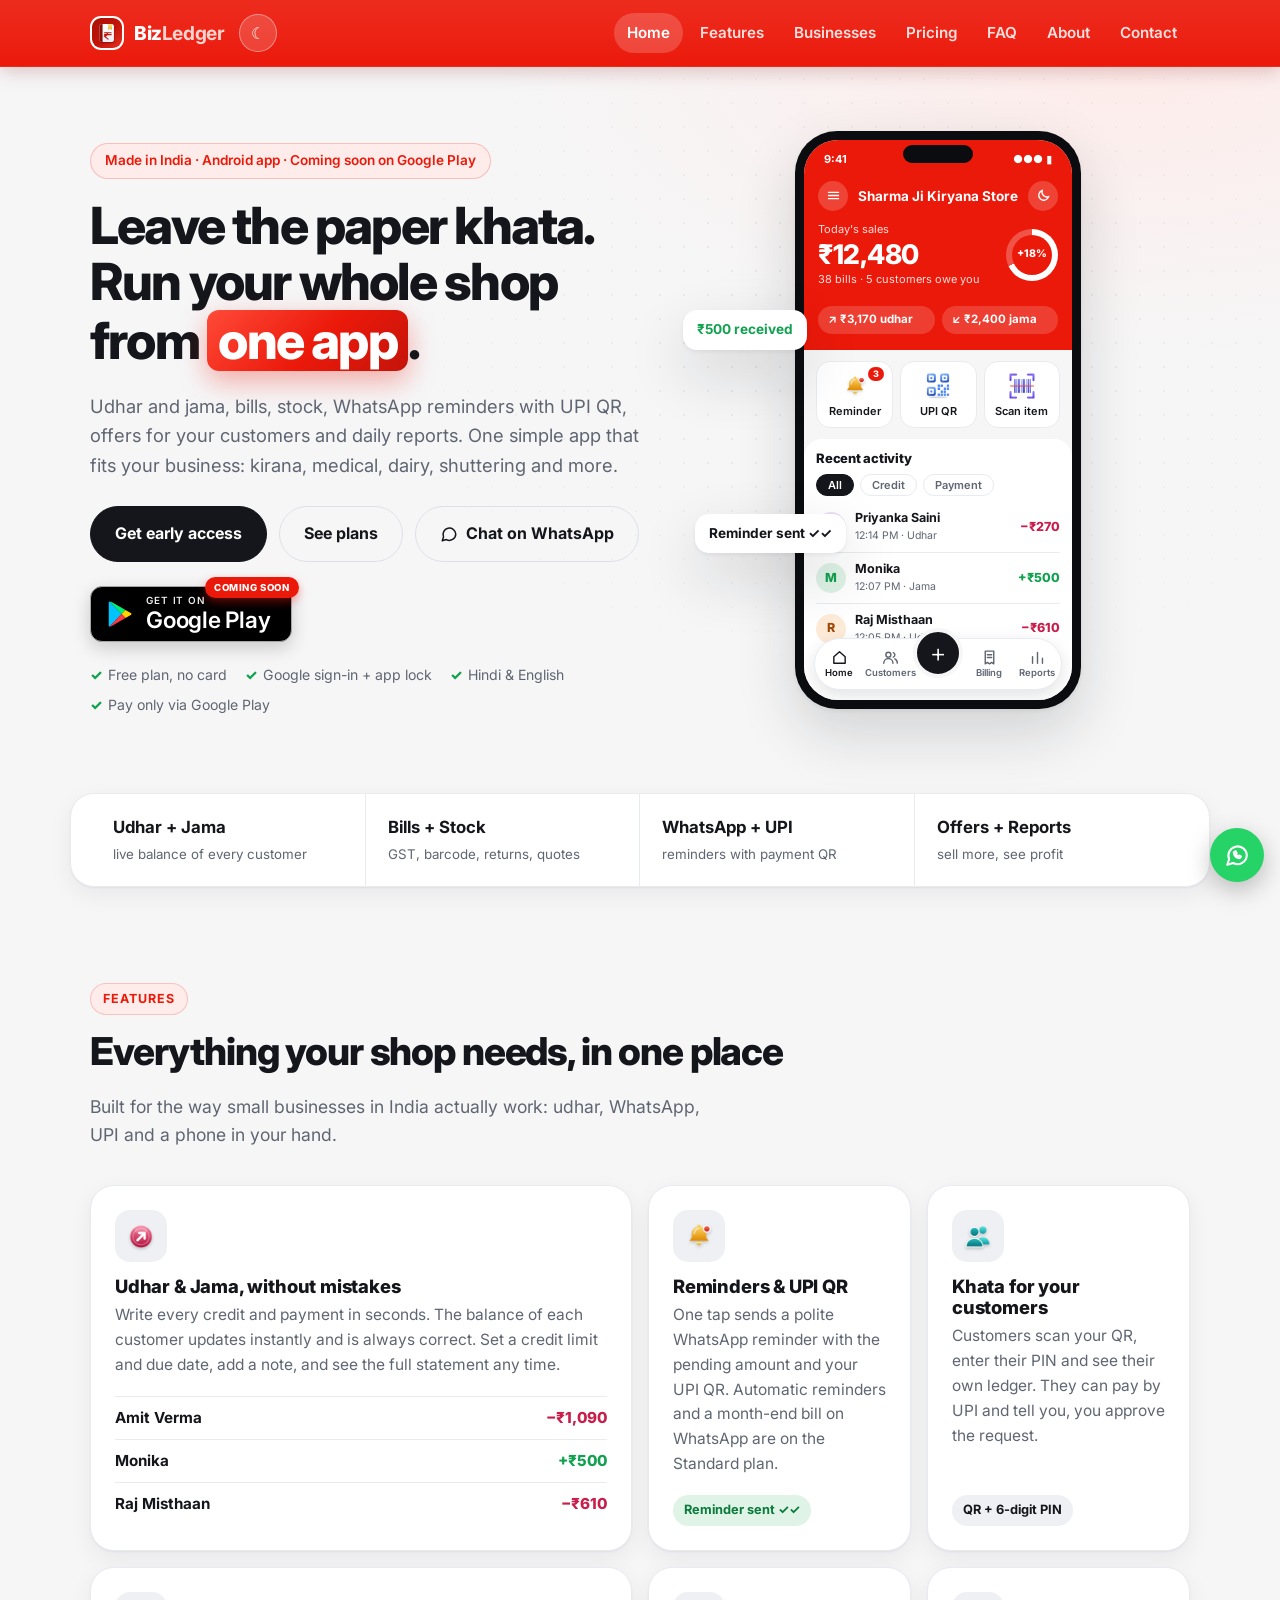
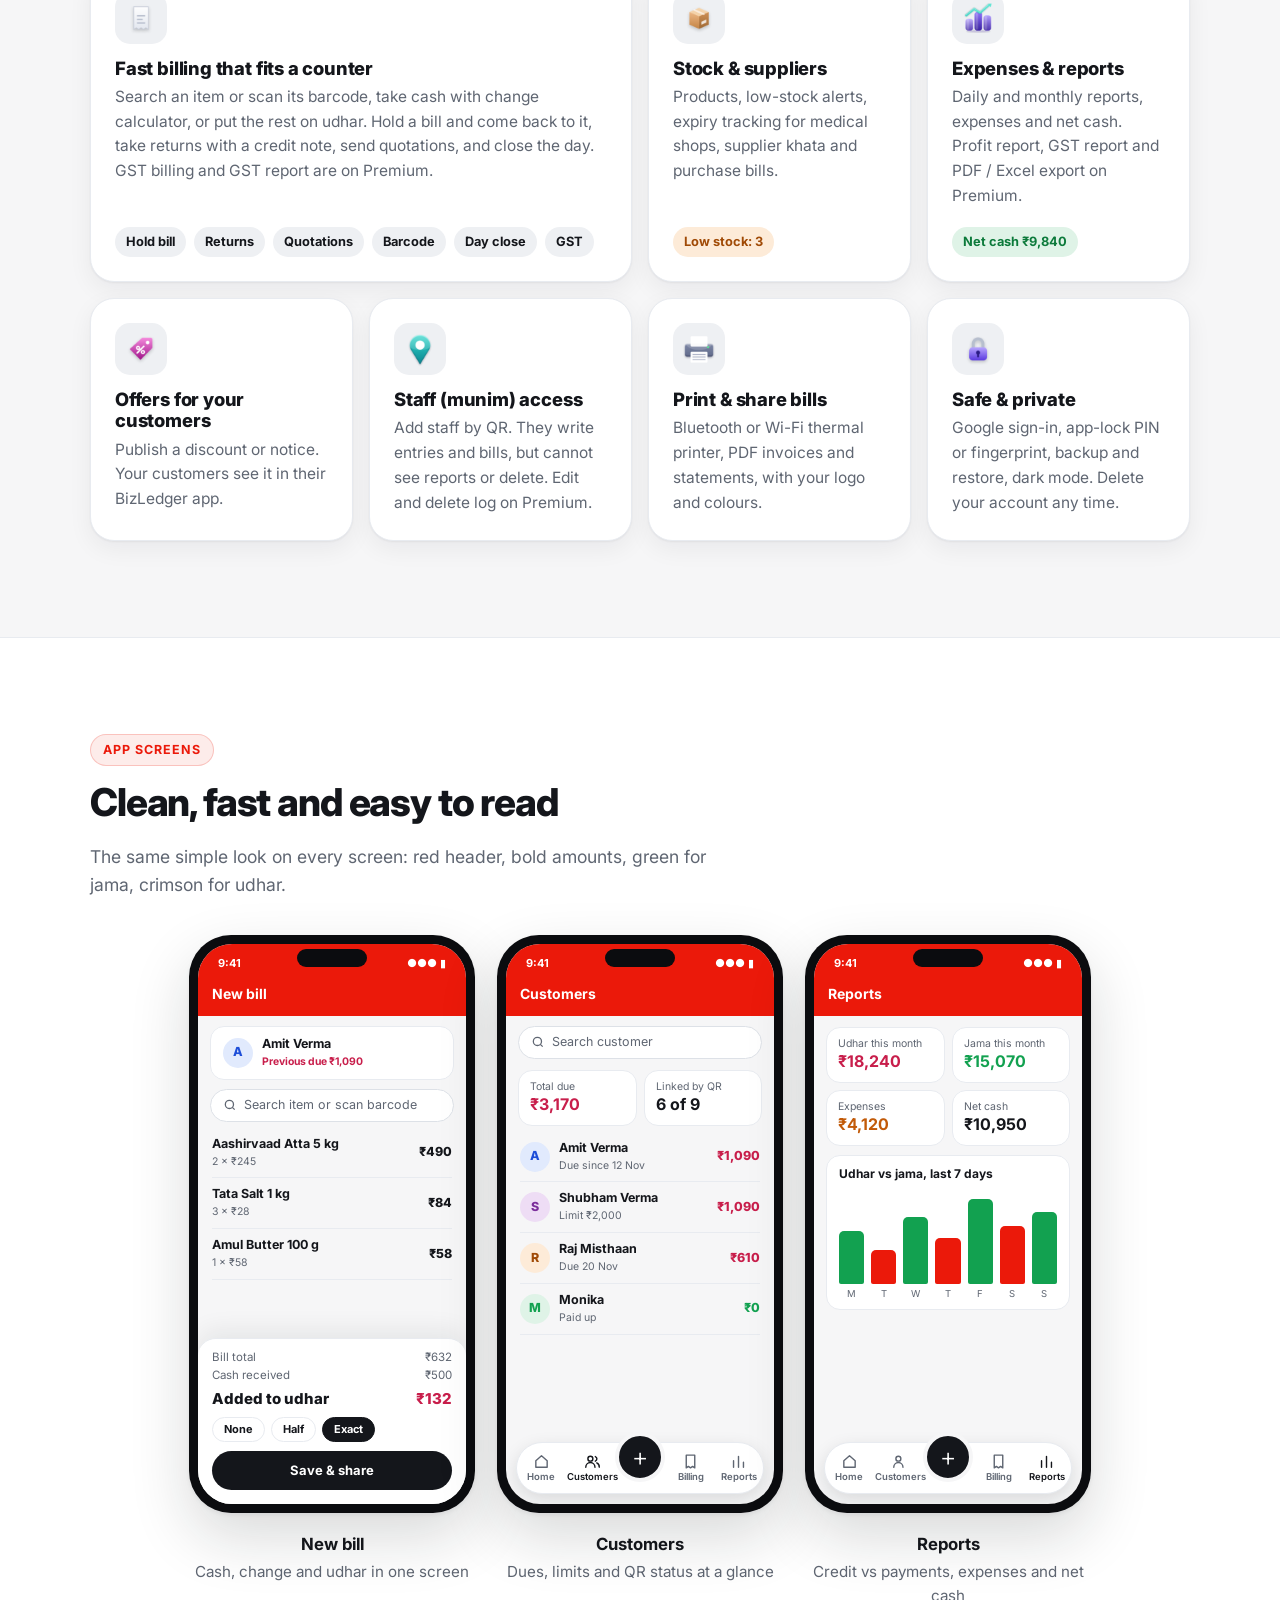
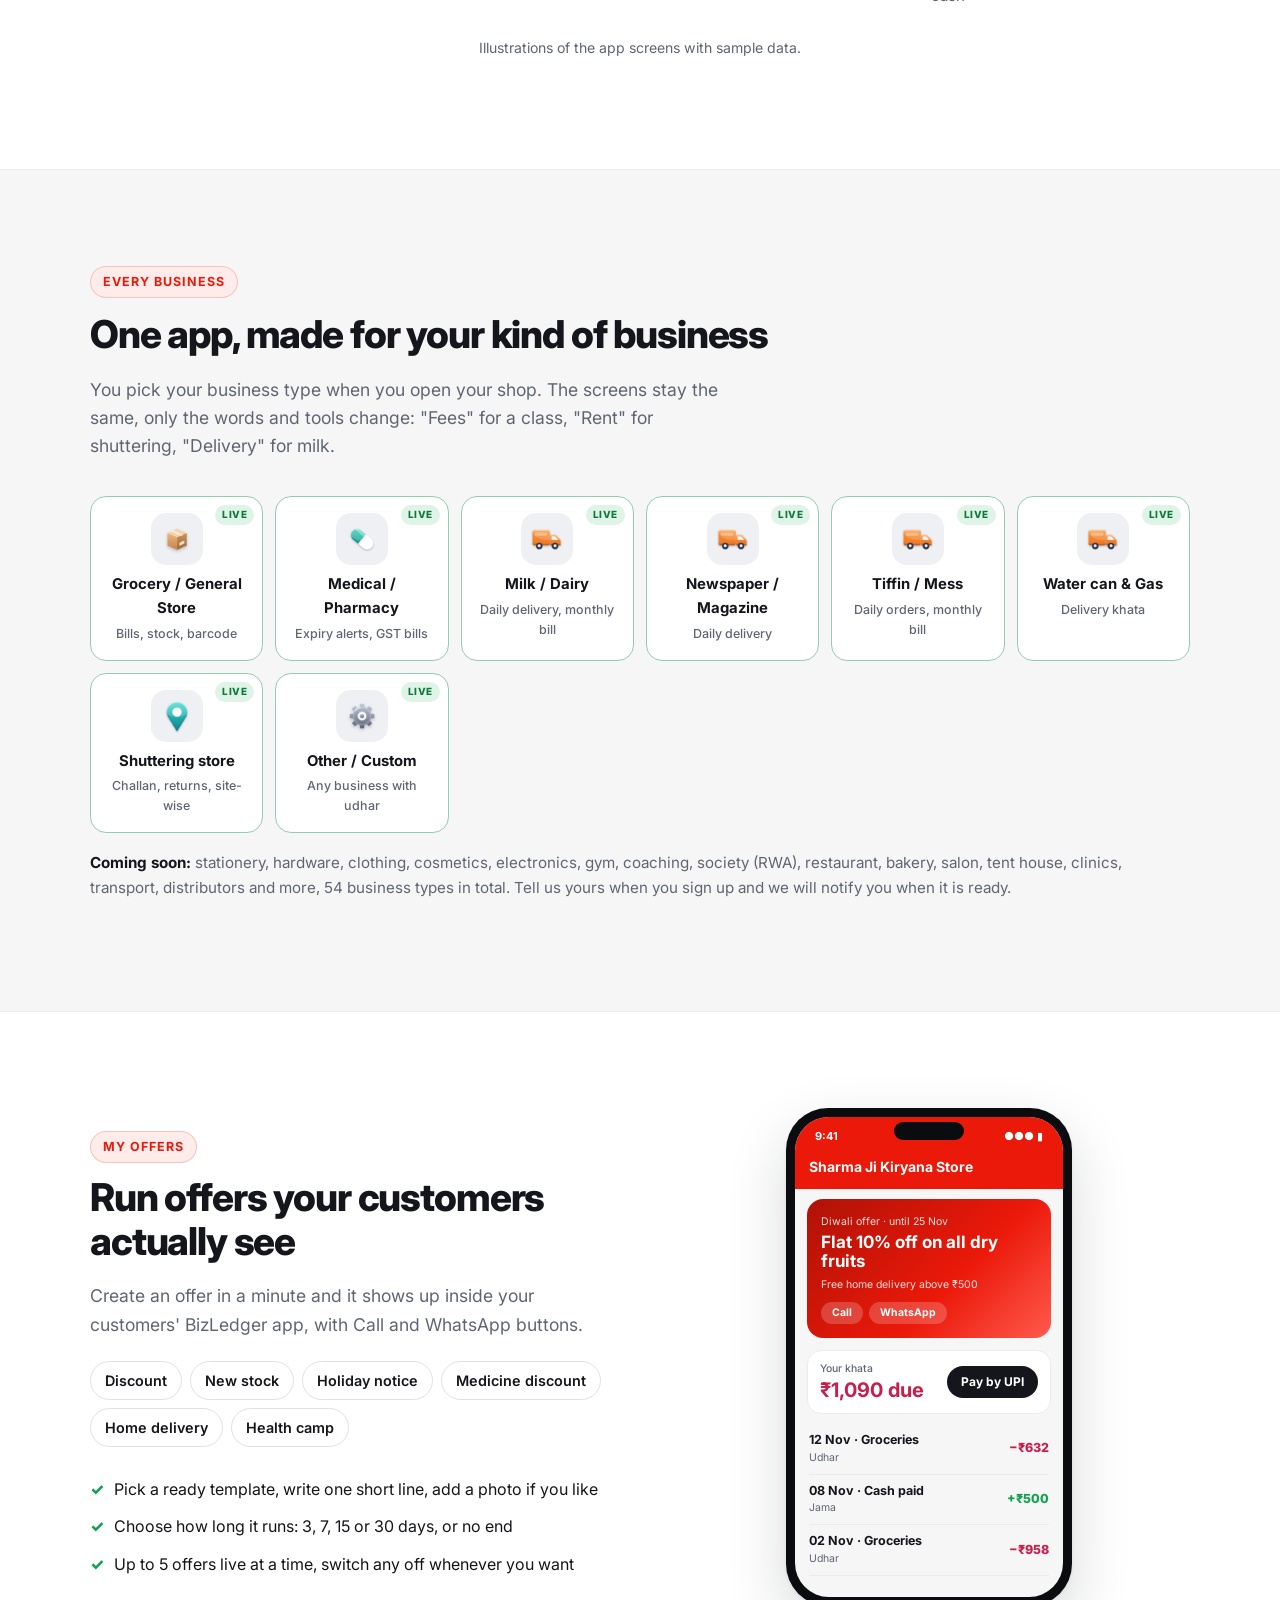
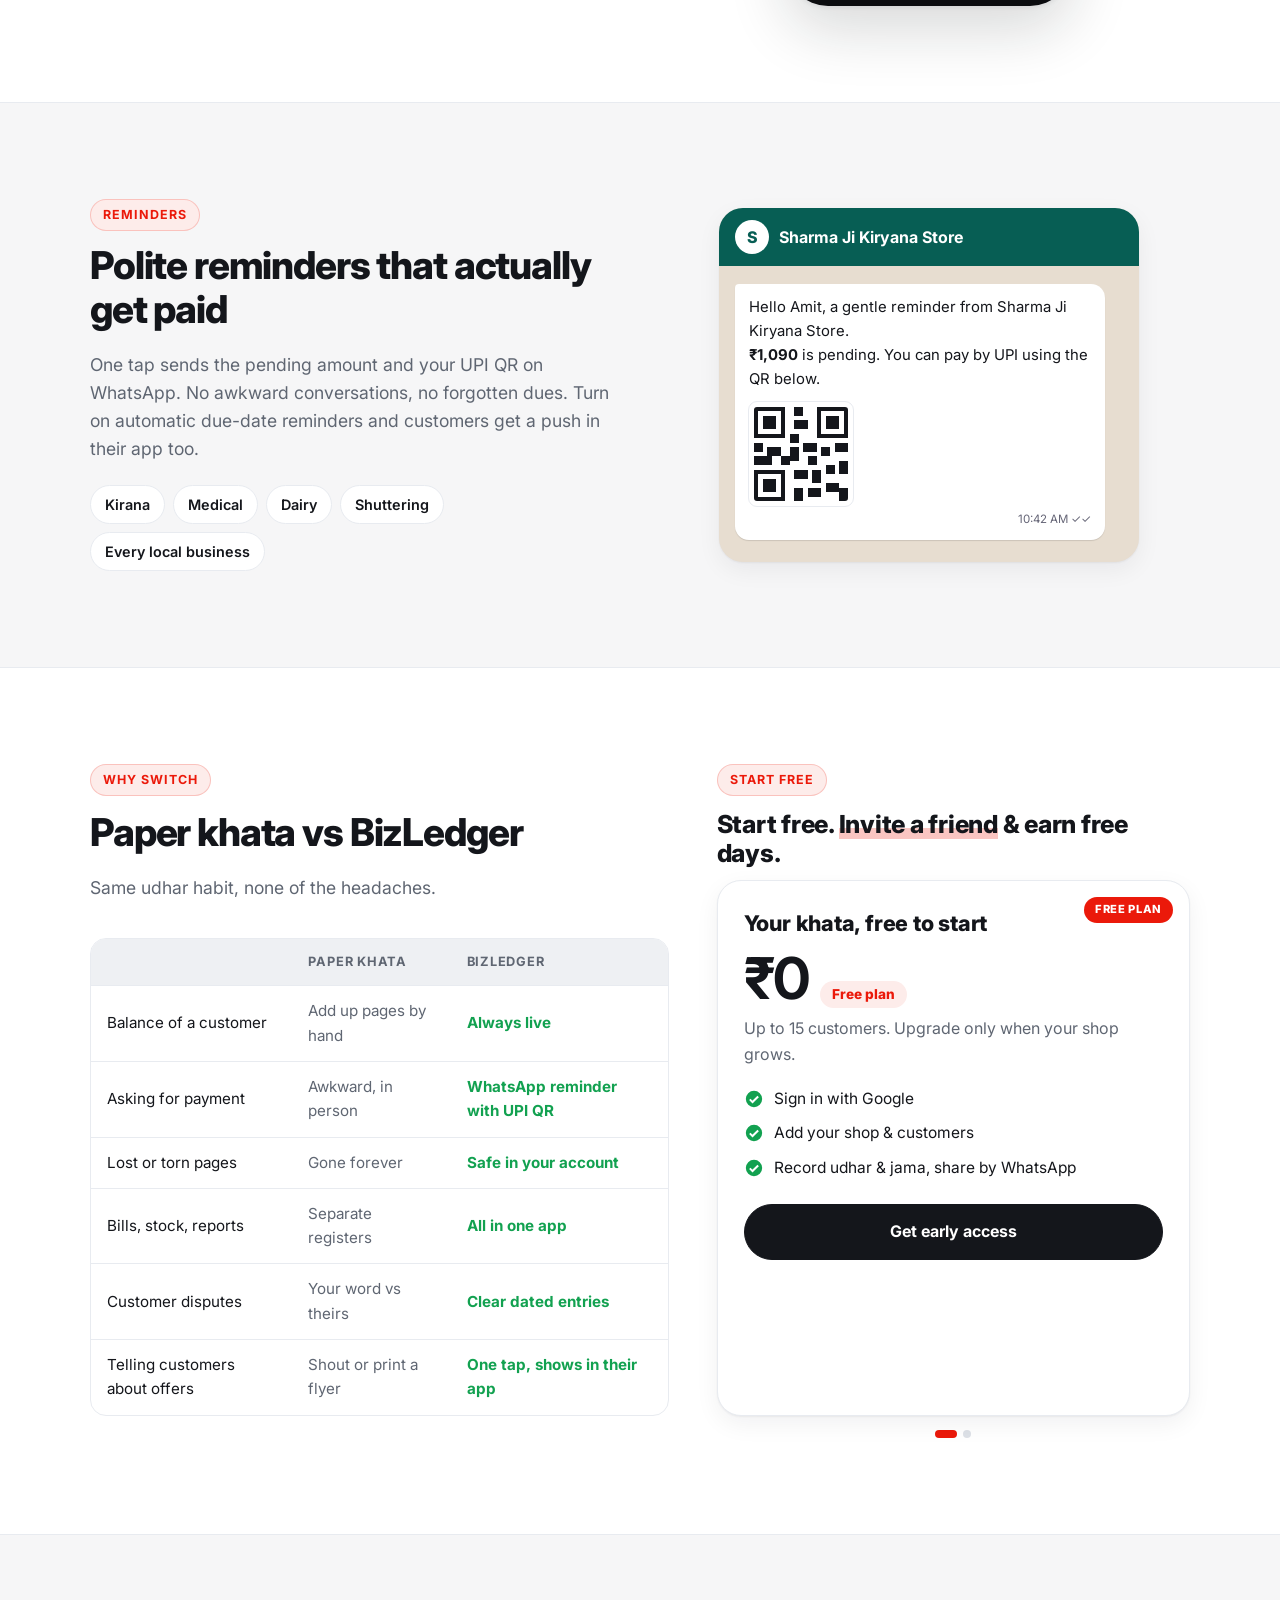
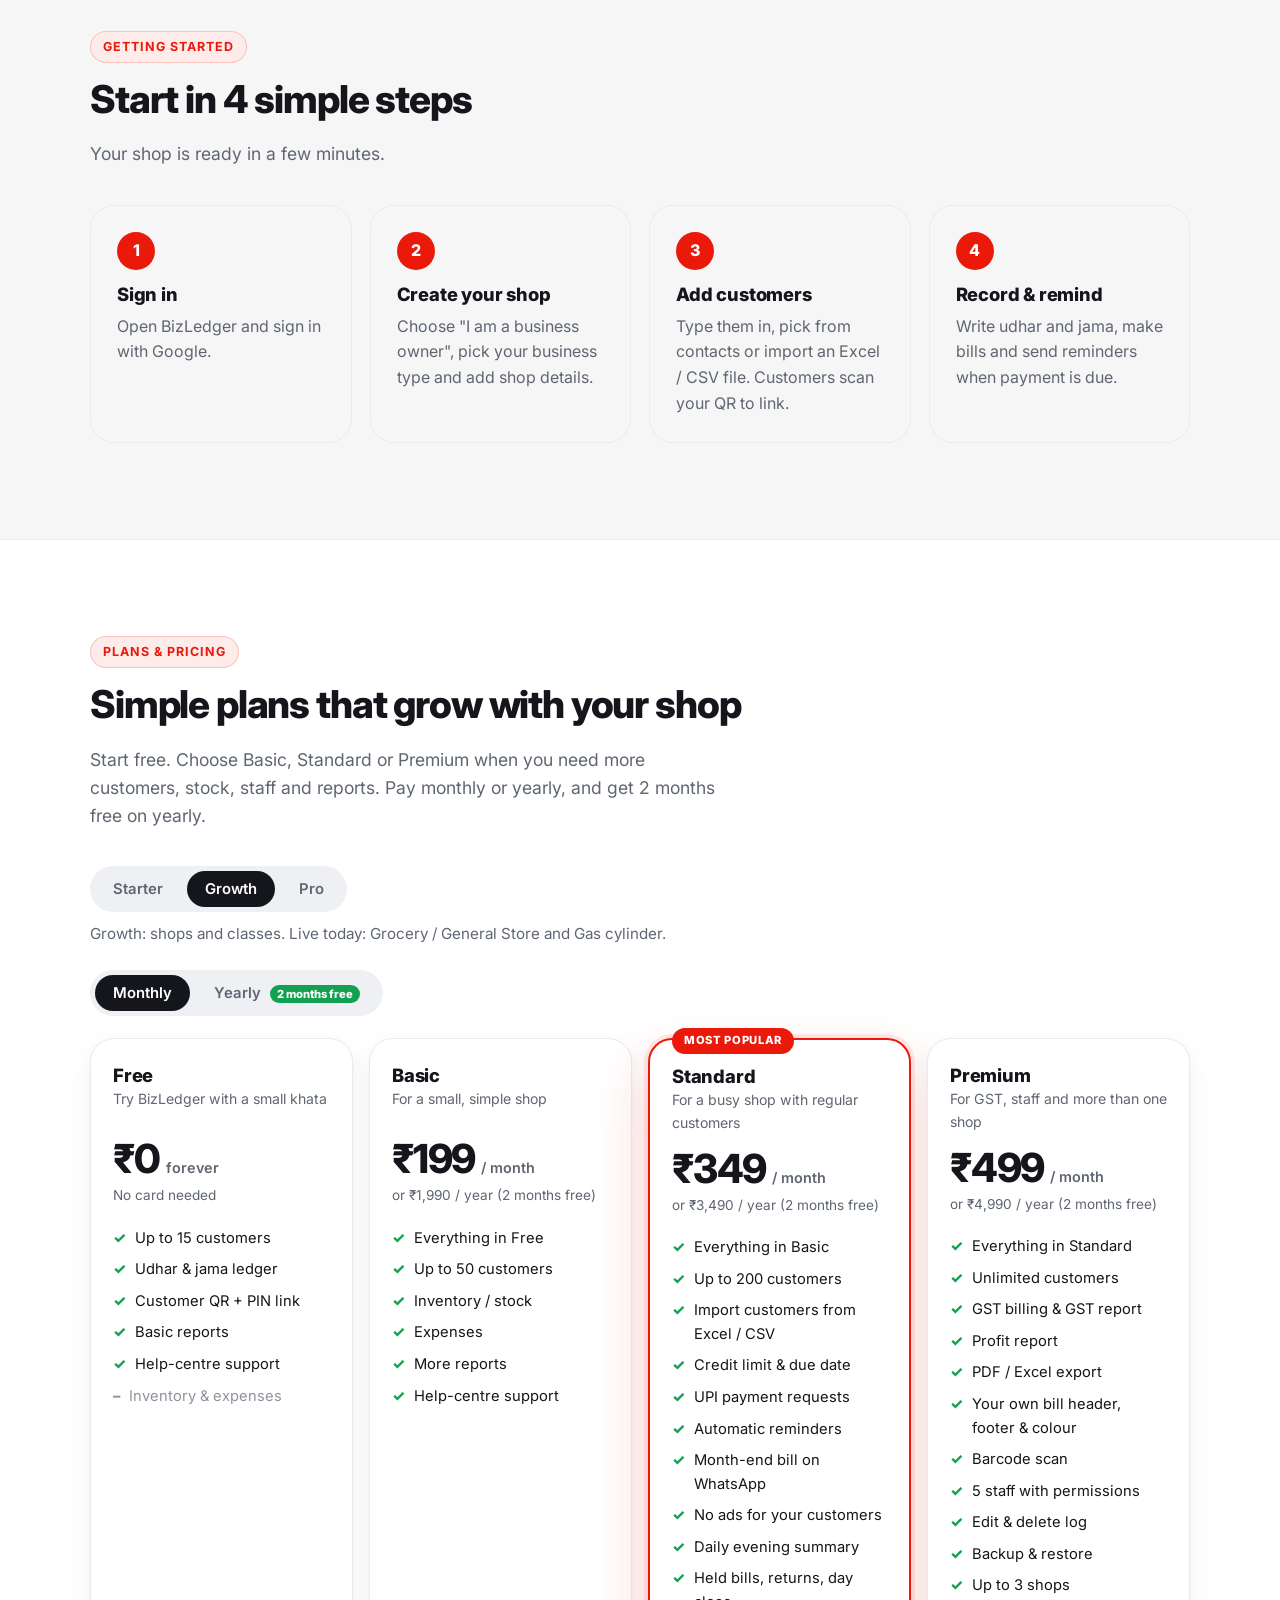
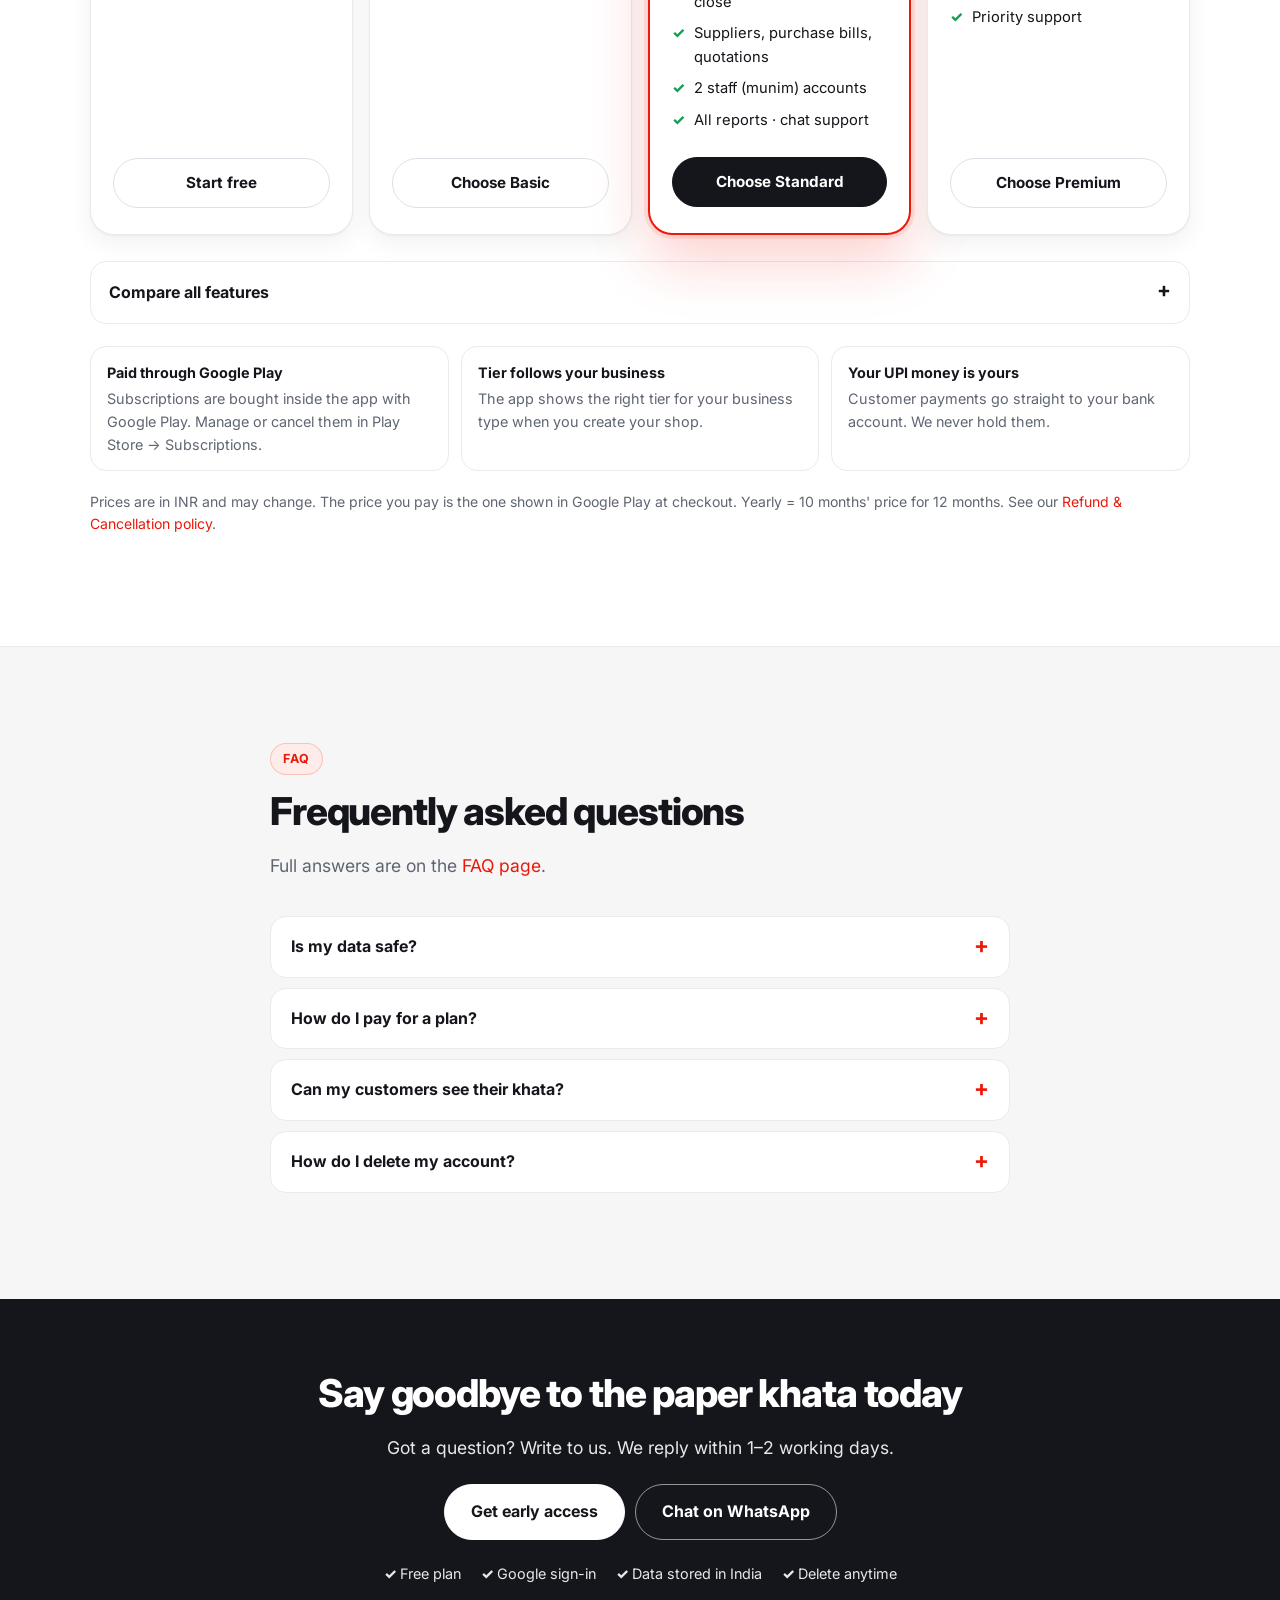
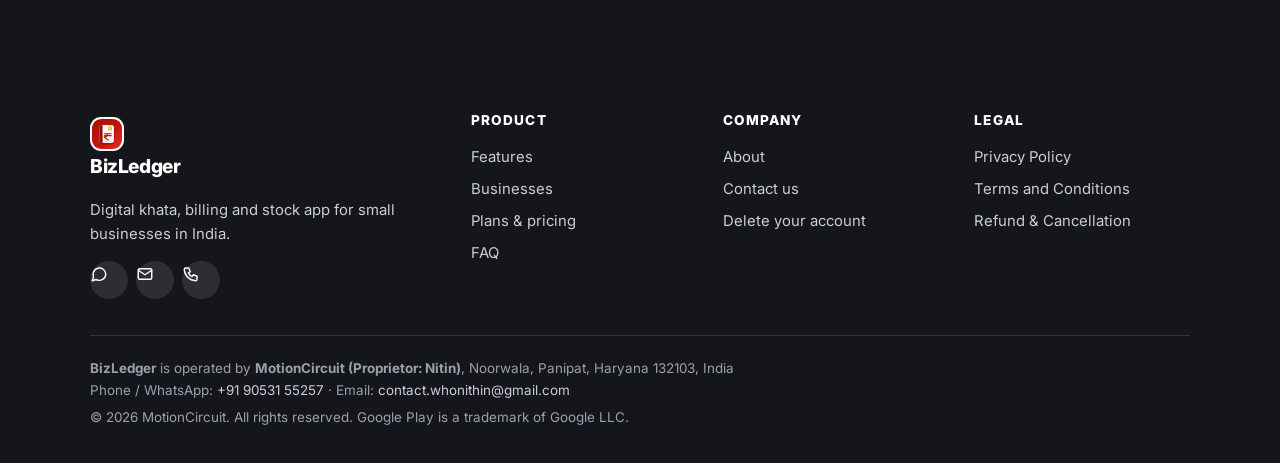
<file: index.html>
<!DOCTYPE html>
<html lang="en">
<head>
<meta charset="utf-8">
<meta name="viewport" content="width=device-width, initial-scale=1">
<title>BizLedger – Digital Udhar Khata, Billing & Stock App for Shops in India</title>
<meta name="description" content="BizLedger is a digital khata app for small businesses in India: udhar and jama, GST bills, stock, WhatsApp reminders with UPI QR, offers for your customers and reports. Free to start.">
<meta name="theme-color" content="#EB190A">
<meta property="og:title" content="BizLedger – Digital Udhar Khata, Billing & Stock App for Shops in India">
<meta property="og:description" content="Udhar and jama, bills, stock, WhatsApp reminders with UPI QR, customer offers and reports in one simple app. Free to start.">
<meta property="og:type" content="website">
<meta property="og:site_name" content="BizLedger">
<meta property="og:image" content="https://motioncircuit.github.io/bizledger/assets/og.jpg">
<link rel="icon" href="favicon.ico?v=3" sizes="any">
<link rel="icon" type="image/svg+xml" href="favicon.svg?v=3">
<link rel="icon" type="image/png" sizes="32x32" href="favicon-32.png?v=3">
<link rel="apple-touch-icon" href="apple-touch-icon.png?v=3">
<link rel="manifest" href="site.webmanifest">
<link rel="preconnect" href="https://fonts.googleapis.com"><link rel="preconnect" href="https://fonts.gstatic.com" crossorigin><link href="https://fonts.googleapis.com/css2?family=Inter:wght@400;500;600;700;800&display=swap" rel="stylesheet">
<link rel="stylesheet" href="style.css?v=20">
<link rel="canonical" href="https://motioncircuit.github.io/bizledger/">
<meta name="twitter:card" content="summary_large_image">
<script type="application/ld+json">{"@context":"https://schema.org","@type":"SoftwareApplication","name":"BizLedger","operatingSystem":"Android","applicationCategory":"BusinessApplication","description":"Digital khata (udhar ledger), billing and stock app for small businesses in India.","offers":{"@type":"AggregateOffer","priceCurrency":"INR","lowPrice":"0","highPrice":"999","offerCount":"10"},"publisher":{"@type":"Organization","name":"MotionCircuit","email":"contact.whonithin@gmail.com","telephone":"+919053155257"}}</script>
</head>
<body>
<header class="top"><div class="wrap bar">
  <a class="brand" href="index.html"><img class="mark" src="logo.svg" width="34" height="34" alt=""><span>Biz<b>Ledger</b></span></a>
  <input type="checkbox" id="mn" class="mn-t" aria-label="Menu">
  <label for="mn" class="mn-b" aria-hidden="true"><span></span></label>
  <nav class="nav"><a href="index.html" class=on>Home</a><a href="index.html#features">Features</a><a href="index.html#business">Businesses</a><a href="index.html#pricing">Pricing</a><a href="faq.html">FAQ</a><a href="about.html">About</a><a href="contact.html">Contact</a></nav>
  <label for="mn" class="ov" aria-hidden="true"></label>
</div></header>
<main>
<section class="hero2"><div class="wrap hgrid">
  <div class="rv">
    <span class="pill2">Made in India &middot; Android app &middot; Coming soon on Google Play</span>
    <h1>Leave the paper khata.<br>Run your whole shop from <span class="hl">one app</span>.</h1>
    <p class="lead2">Udhar and jama, bills, stock, WhatsApp reminders with UPI QR, offers for your customers and daily reports. One simple app that fits your business: kirana, medical, dairy, shuttering and more.</p>
    <div class="cta"><a class="btn" href="contact.html">Get early access</a><a class="btn ghost2" href="#pricing">See plans</a><a class="btn ghost2 wa" href="https://wa.me/919053155257" target="_blank" rel="noopener">Chat on WhatsApp</a></div>
    <a class="gplay" href="contact.html" aria-label="Get it on Google Play, coming soon. Join early access">
      <svg class="gl" viewBox="0 0 24 24" width="30" height="30" aria-hidden="true"><path fill="#00C3FF" d="M3.6 1.9 13.2 12l-9.6 10.1c-.4-.2-.6-.6-.6-1.1V3c0-.5.2-.9.6-1.1z"/><path fill="#00F076" d="M13.2 12l3.2-3.2L5.3 2.4c-.7-.4-1.3-.5-1.7-.5L13.2 12z"/><path fill="#FFD400" d="m16.4 8.8 4.2 2.4c.8.5.8 1.1 0 1.6l-4.2 2.4L13.2 12l3.2-3.2z"/><path fill="#FF3A44" d="m13.2 12 3.2 3.2-11.1 6.4c-.7.4-1.3.5-1.7.5L13.2 12z"/></svg>
      <span class="gt"><small>GET IT ON</small><b>Google Play</b></span>
      <i class="soon">Coming soon</i>
    </a>
    <ul class="trust2"><li>Free plan, no card</li><li>Google sign-in + app lock</li><li>Hindi &amp; English</li><li>Pay only via Google Play</li></ul>
  </div>
  <div class="rv d2 hshot">
    <div class="phone" role="img" aria-label="BizLedger home screen"><div class="scr">
      <div class="hd"><div class="sb"><span>9:41</span><span>●●● ▮</span></div>
        <div class="hrow"><span class="circ"><svg viewBox="0 0 24 24"><path d="M4 7h16M4 12h16M4 17h16"/></svg></span><b>Sharma Ji Kiryana Store</b><span class="circ"><svg viewBox="0 0 24 24"><path d="M20 14A8 8 0 0 1 10 4a8 8 0 1 0 10 10z"/></svg></span></div>
        <div class="hrow" style="padding-top:2px"><div><small>Today's sales</small><div class="bigamt">₹12,480</div><small>38 bills &middot; 5 customers owe you</small></div><div class="ring"><i>+18%</i></div></div>
        <div class="pr"><span>↗ ₹3,170 udhar</span><span>↙ ₹2,400 jama</span></div></div>
      <div class="tl"><div><em>3</em><img src="assets/ic/reminder.png" alt="">Reminder</div><div><img src="assets/ic/upi_qr.png" alt="">UPI QR</div><div><img src="assets/ic/barcode.png" alt="">Scan item</div></div>
      <div class="pn"><h4>Recent activity</h4><div class="chp"><span class="on">All</span><span>Credit</span><span>Payment</span></div>
        <div class="rw"><span class="av">P</span><div><b>Priyanka Saini</b><small>12:14 PM &middot; Udhar</small></div><em class="r">−₹270</em></div>
        <div class="rw"><span class="av g">M</span><div><b>Monika</b><small>12:07 PM &middot; Jama</small></div><em class="g">+₹500</em></div>
        <div class="rw"><span class="av o">R</span><div><b>Raj Misthaan</b><small>12:05 PM &middot; Udhar</small></div><em class="r">−₹610</em></div></div>
      <div class="nv"><span class="on"><svg viewBox="0 0 24 24"><path d="M4 11l8-7 8 7v9H4z"/></svg>Home</span><span><svg viewBox="0 0 24 24"><circle cx="9" cy="8" r="3.5"/><path d="M2.5 20a6.5 6.5 0 0 1 13 0M16 5a3.5 3.5 0 0 1 0 6.5M18 14a6 6 0 0 1 3.5 6"/></svg>Customers</span><span class="plus">+</span><span><svg viewBox="0 0 24 24"><path d="M6 3h12v18l-3-2-3 2-3-2-3 2z"/><path d="M9 8h6M9 12h6"/></svg>Billing</span><span><svg viewBox="0 0 24 24"><path d="M5 20V11M12 20V5M19 20v-7"/></svg>Reports</span></div>
    </div></div>
    <span class="fc a"><i>₹500 received</i></span><span class="fc b">Reminder sent ✓✓</span>
  </div>
</div></section>

<section class="strip"><div class="wrap sgrid">
  <div><b>Udhar + Jama</b><small>live balance of every customer</small></div>
  <div><b>Bills + Stock</b><small>GST, barcode, returns, quotes</small></div>
  <div><b>WhatsApp + UPI</b><small>reminders with payment QR</small></div>
  <div><b>Offers + Reports</b><small>sell more, see profit</small></div>
</div></section>

<section id="features"><div class="wrap">
  <span class="eyebrow">Features</span>
  <h2>Everything your shop needs, in one place</h2>
  <p class="sub">Built for the way small businesses in India actually work: udhar, WhatsApp, UPI and a phone in your hand.</p>
  <div class="bento">
    <div class="bc big rv"><span class="ico"><img src="assets/ic/udhar.png" alt=""></span><h3>Udhar &amp; Jama, without mistakes</h3><p>Write every credit and payment in seconds. The balance of each customer updates instantly and is always correct. Set a credit limit and due date, add a note, and see the full statement any time.</p><div class="mi rows"><span><b>Amit Verma</b><em class="r">−₹1,090</em></span><span><b>Monika</b><em class="g">+₹500</em></span><span><b>Raj Misthaan</b><em class="r">−₹610</em></span></div></div>
    <div class="bc rv d1"><span class="ico"><img src="assets/ic/reminder.png" alt=""></span><h3>Reminders &amp; UPI QR</h3><p>One tap sends a polite WhatsApp reminder with the pending amount and your UPI QR. Automatic reminders and a month-end bill on WhatsApp are on the Standard plan.</p><div class="mi"><span class="tag g">Reminder sent ✓✓</span></div></div>
    <div class="bc rv d2"><span class="ico"><img src="assets/ic/customers.png" alt=""></span><h3>Khata for your customers</h3><p>Customers scan your QR, enter their PIN and see their own ledger. They can pay by UPI and tell you, you approve the request.</p><div class="mi"><span class="tag">QR + 6-digit PIN</span></div></div>
    <div class="bc wide rv"><span class="ico"><img src="assets/ic/new_bill.png" alt=""></span><h3>Fast billing that fits a counter</h3><p>Search an item or scan its barcode, take cash with change calculator, or put the rest on udhar. Hold a bill and come back to it, take returns with a credit note, send quotations, and close the day. GST billing and GST report are on Premium.</p><div class="mi"><span class="chip">Hold bill</span><span class="chip">Returns</span><span class="chip">Quotations</span><span class="chip">Barcode</span><span class="chip">Day close</span><span class="chip">GST</span></div></div>
    <div class="bc rv d1"><span class="ico"><img src="assets/ic/inventory.png" alt=""></span><h3>Stock &amp; suppliers</h3><p>Products, low-stock alerts, expiry tracking for medical shops, supplier khata and purchase bills.</p><div class="mi"><span class="tag o">Low stock: 3</span></div></div>
    <div class="bc rv d2"><span class="ico"><img src="assets/ic/reports.png" alt=""></span><h3>Expenses &amp; reports</h3><p>Daily and monthly reports, expenses and net cash. Profit report, GST report and PDF / Excel export on Premium.</p><div class="mi"><span class="tag g">Net cash ₹9,840</span></div></div>
    <div class="bc rv"><span class="ico"><img src="assets/ic/offers.png" alt=""></span><h3>Offers for your customers</h3><p>Publish a discount or notice. Your customers see it in their BizLedger app.</p></div>
    <div class="bc rv d1"><span class="ico"><img src="assets/ic/sites.png" alt=""></span><h3>Staff (munim) access</h3><p>Add staff by QR. They write entries and bills, but cannot see reports or delete. Edit and delete log on Premium.</p></div>
    <div class="bc rv d2"><span class="ico"><img src="assets/ic/printer.png" alt=""></span><h3>Print &amp; share bills</h3><p>Bluetooth or Wi-Fi thermal printer, PDF invoices and statements, with your logo and colours.</p></div>
    <div class="bc rv d3"><span class="ico"><img src="assets/ic/pin_lock.png" alt=""></span><h3>Safe &amp; private</h3><p>Google sign-in, app-lock PIN or fingerprint, backup and restore, dark mode. Delete your account any time.</p></div>
  </div>
</div></section>

<section class="soft" id="screens"><div class="wrap">
  <span class="eyebrow">App screens</span>
  <h2>Clean, fast and easy to read</h2>
  <p class="sub">The same simple look on every screen: red header, bold amounts, green for jama, crimson for udhar.</p>
  <div class="shots">
    <figure class="rv"><div class="phone"><div class="scr">
      <div class="tb"><div class="sb"><span>9:41</span><span>●●● ▮</span></div><span>New bill</span></div>
      <div class="cst"><span class="av r" style="background:#E1EAFD;color:#1D4ED8">A</span><div><b>Amit Verma</b><small>Previous due ₹1,090</small></div></div>
      <div style="height:9px"></div><div class="sf"><svg viewBox="0 0 24 24"><circle cx="11" cy="11" r="7"/><path d="M20 20l-4-4"/></svg>Search item or scan barcode</div>
      <div style="padding:6px 14px 0">
        <div class="rw"><div><b>Aashirvaad Atta 5 kg</b><small>2 × ₹245</small></div><em>₹490</em></div>
        <div class="rw"><div><b>Tata Salt 1 kg</b><small>3 × ₹28</small></div><em>₹84</em></div>
        <div class="rw"><div><b>Amul Butter 100 g</b><small>1 × ₹58</small></div><em>₹58</em></div></div>
      <div class="sum"><div class="l"><span>Bill total</span><span>₹632</span></div><div class="l"><span>Cash received</span><span>₹500</span></div><div class="l t"><span>Added to udhar</span><span class="r" style="color:#C81E4B">₹132</span></div><div class="qk"><span>None</span><span>Half</span><span class="on">Exact</span></div><div class="pill-b">Save &amp; share</div></div>
    </div></div><figcaption><b>New bill</b>Cash, change and udhar in one screen</figcaption></figure>
    <figure class="rv d1"><div class="phone"><div class="scr">
      <div class="tb"><div class="sb"><span>9:41</span><span>●●● ▮</span></div><span>Customers</span></div>
      <div style="height:10px"></div><div class="sf"><svg viewBox="0 0 24 24"><circle cx="11" cy="11" r="7"/><path d="M20 20l-4-4"/></svg>Search customer</div>
      <div class="kpi"><div><small>Total due</small><b style="color:#C81E4B">₹3,170</b></div><div><small>Linked by QR</small><b>6 of 9</b></div></div>
      <div style="padding:6px 14px 0">
        <div class="rw"><span class="av b">A</span><div><b>Amit Verma</b><small>Due since 12 Nov</small></div><em class="r">₹1,090</em></div>
        <div class="rw"><span class="av">S</span><div><b>Shubham Verma</b><small>Limit ₹2,000</small></div><em class="r">₹1,090</em></div>
        <div class="rw"><span class="av o">R</span><div><b>Raj Misthaan</b><small>Due 20 Nov</small></div><em class="r">₹610</em></div>
        <div class="rw"><span class="av g">M</span><div><b>Monika</b><small>Paid up</small></div><em class="g">₹0</em></div></div>
      <div class="nv"><span><svg viewBox="0 0 24 24"><path d="M4 11l8-7 8 7v9H4z"/></svg>Home</span><span class="on"><svg viewBox="0 0 24 24"><circle cx="9" cy="8" r="3.5"/><path d="M2.5 20a6.5 6.5 0 0 1 13 0M16 5a3.5 3.5 0 0 1 0 6.5M18 14a6 6 0 0 1 3.5 6"/></svg>Customers</span><span class="plus">+</span><span><svg viewBox="0 0 24 24"><path d="M6 3h12v18l-3-2-3 2-3-2-3 2z"/></svg>Billing</span><span><svg viewBox="0 0 24 24"><path d="M5 20V11M12 20V5M19 20v-7"/></svg>Reports</span></div>
    </div></div><figcaption><b>Customers</b>Dues, limits and QR status at a glance</figcaption></figure>
    <figure class="rv d2"><div class="phone"><div class="scr">
      <div class="tb"><div class="sb"><span>9:41</span><span>●●● ▮</span></div><span>Reports</span></div>
      <div class="kpi"><div><small>Udhar this month</small><b style="color:#C81E4B">₹18,240</b></div><div><small>Jama this month</small><b style="color:#12A150">₹15,070</b></div><div><small>Expenses</small><b style="color:#C25A08">₹4,120</b></div><div><small>Net cash</small><b>₹10,950</b></div></div>
      <div class="chart"><h5>Udhar vs jama, last 7 days</h5><div class="cb"><u style="height:55%"></u><u style="height:35%"></u><u style="height:70%"></u><u style="height:48%"></u><u style="height:88%"></u><u style="height:60%"></u><u style="height:75%"></u></div><div class="cl"><span>M</span><span>T</span><span>W</span><span>T</span><span>F</span><span>S</span><span>S</span></div></div>
      <div class="nv"><span><svg viewBox="0 0 24 24"><path d="M4 11l8-7 8 7v9H4z"/></svg>Home</span><span><svg viewBox="0 0 24 24"><circle cx="9" cy="8" r="3.5"/><path d="M2.5 20a6.5 6.5 0 0 1 13 0"/></svg>Customers</span><span class="plus">+</span><span><svg viewBox="0 0 24 24"><path d="M6 3h12v18l-3-2-3 2-3-2-3 2z"/></svg>Billing</span><span class="on"><svg viewBox="0 0 24 24"><path d="M5 20V11M12 20V5M19 20v-7"/></svg>Reports</span></div>
    </div></div><figcaption><b>Reports</b>Credit vs payments, expenses and net cash</figcaption></figure>
  </div>
  <p class="note center" style="margin-top:28px">Illustrations of the app screens with sample data.</p>
</div></section>

<section id="business"><div class="wrap">
  <span class="eyebrow">Every business</span>
  <h2>One app, made for your kind of business</h2>
  <p class="sub">You pick your business type when you open your shop. The screens stay the same, only the words and tools change: "Fees" for a class, "Rent" for shuttering, "Delivery" for milk.</p>
  <div class="bgrid">
    <div class="bz live rv"><span class="ico" style="margin:0 auto 8px"><img src="assets/ic/inventory.png" alt=""></span>Grocery / General Store<small>Bills, stock, barcode</small></div>
    <div class="bz live rv d1"><span class="ico" style="margin:0 auto 8px"><img src="assets/ic/pharmacy.png" alt=""></span>Medical / Pharmacy<small>Expiry alerts, GST bills</small></div>
    <div class="bz live rv d2"><span class="ico" style="margin:0 auto 8px"><img src="assets/ic/delivery.png" alt=""></span>Milk / Dairy<small>Daily delivery, monthly bill</small></div>
    <div class="bz live rv"><span class="ico" style="margin:0 auto 8px"><img src="assets/ic/delivery.png" alt=""></span>Newspaper / Magazine<small>Daily delivery</small></div>
    <div class="bz live rv d1"><span class="ico" style="margin:0 auto 8px"><img src="assets/ic/delivery.png" alt=""></span>Tiffin / Mess<small>Daily orders, monthly bill</small></div>
    <div class="bz live rv d2"><span class="ico" style="margin:0 auto 8px"><img src="assets/ic/delivery.png" alt=""></span>Water can &amp; Gas<small>Delivery khata</small></div>
    <div class="bz live rv"><span class="ico" style="margin:0 auto 8px"><img src="assets/ic/sites.png" alt=""></span>Shuttering store<small>Challan, returns, site-wise</small></div>
    <div class="bz live rv d1"><span class="ico" style="margin:0 auto 8px"><img src="assets/ic/settings.png" alt=""></span>Other / Custom<small>Any business with udhar</small></div>
  </div>
  <p class="soonrow"><b>Coming soon:</b> stationery, hardware, clothing, cosmetics, electronics, gym, coaching, society (RWA), restaurant, bakery, salon, tent house, clinics, transport, distributors and more, 54 business types in total. Tell us yours when you sign up and we will notify you when it is ready.</p>
</div></section>

<section class="soft"><div class="wrap ogrid">
  <div class="rv"><span class="eyebrow l">My offers</span><h2 class="l">Run offers your customers actually see</h2>
    <p class="sub l">Create an offer in a minute and it shows up inside your customers' BizLedger app, with Call and WhatsApp buttons.</p>
    <div class="tpl"><span>Discount</span><span>New stock</span><span>Holiday notice</span><span>Medicine discount</span><span>Home delivery</span><span>Health camp</span></div>
    <ul class="lbl"><li>Pick a ready template, write one short line, add a photo if you like</li><li>Choose how long it runs: 3, 7, 15 or 30 days, or no end</li><li>Up to 5 offers live at a time, switch any off whenever you want</li></ul></div>
  <div class="rv d1 ofs"><div class="phone"><div class="scr sm">
    <div class="tb"><div class="sb"><span>9:41</span><span>●●● ▮</span></div><span>Sharma Ji Kiryana Store</span></div>
    <div class="ofc"><small>Diwali offer &middot; until 25 Nov</small><b>Flat 10% off on all dry fruits</b><small>Free home delivery above ₹500</small><div class="cta2s"><span>Call</span><span>WhatsApp</span></div></div>
    <div class="cst" style="margin-top:12px"><div style="flex:1"><small style="color:#5F6672;font-weight:500">Your khata</small><b style="font-size:20px;color:#C81E4B">₹1,090 due</b></div><span class="pill-b" style="padding:8px 14px;font-size:12px">Pay by UPI</span></div>
    <div style="padding:10px 14px 0"><div class="rw"><div><b>12 Nov · Groceries</b><small>Udhar</small></div><em class="r">−₹632</em></div><div class="rw"><div><b>08 Nov · Cash paid</b><small>Jama</small></div><em class="g">+₹500</em></div><div class="rw"><div><b>02 Nov · Groceries</b><small>Udhar</small></div><em class="r">−₹958</em></div></div>
  </div></div></div>
</div></section>

<section><div class="wrap split">
  <div class="rv"><span class="eyebrow l">Reminders</span><h2 class="l">Polite reminders that actually get paid</h2>
    <p class="sub l">One tap sends the pending amount and your UPI QR on WhatsApp. No awkward conversations, no forgotten dues. Turn on automatic due-date reminders and customers get a push in their app too.</p>
    <div class="chips"><span>Kirana</span><span>Medical</span><span>Dairy</span><span>Shuttering</span><span>Every local business</span></div></div>
  <div class="rv d1"><div class="wa"><div class="wah"><i>S</i><b>Sharma Ji Kiryana Store</b></div>
    <div class="bub">Hello Amit, a gentle reminder from Sharma Ji Kiryana Store.<br><b>₹1,090</b> is pending. You can pay by UPI using the QR below.<div class="qr"></div><small>10:42 AM ✓✓</small></div></div></div>
</div></section>

<section class="soft" id="why"><div class="wrap">
  <div class="duo">
  <div class="duo-l">
    <span class="eyebrow">Why switch</span><h2>Paper khata vs BizLedger</h2><p class="sub">Same udhar habit, none of the headaches.</p>
    <div class="tw"><table class="cmp"><tr><th></th><th>Paper khata</th><th>BizLedger</th></tr>
  <tr><td>Balance of a customer</td><td>Add up pages by hand</td><td>Always live</td></tr>
  <tr><td>Asking for payment</td><td>Awkward, in person</td><td>WhatsApp reminder with UPI QR</td></tr>
  <tr><td>Lost or torn pages</td><td>Gone forever</td><td>Safe in your account</td></tr>
  <tr><td>Bills, stock, reports</td><td>Separate registers</td><td>All in one app</td></tr>
  <tr><td>Customer disputes</td><td>Your word vs theirs</td><td>Clear dated entries</td></tr>
  <tr><td>Telling customers about offers</td><td>Shout or print a flyer</td><td>One tap, shows in their app</td></tr></table></div>
  </div>
  <div class="duo-r rv" id="free">
    <span class="eyebrow">Start free</span><h3 class="duo-t">Start free. <span class="ul">Invite a friend</span> &amp; earn free days.</h3>
    <div class="flip">
      <div class="face f1"><article class="ocard">
      <span class="ribbon">Free plan</span>
      <h3>Your khata, free to start</h3>
      <div class="tick" aria-label="Zero rupees"><b>&#8377;0</b><span class="d7">Free plan</span></div>
      <p class="tick-s">Up to 15 customers. Upgrade only when your shop grows.</p>
      <ul class="ck">
        <li><svg viewBox="0 0 24 24"><circle cx="12" cy="12" r="11"/><path d="M7 12.5l3.2 3.2L17 9"/></svg>Sign in with Google</li>
        <li><svg viewBox="0 0 24 24"><circle cx="12" cy="12" r="11"/><path d="M7 12.5l3.2 3.2L17 9"/></svg>Add your shop &amp; customers</li>
        <li><svg viewBox="0 0 24 24"><circle cx="12" cy="12" r="11"/><path d="M7 12.5l3.2 3.2L17 9"/></svg>Record udhar &amp; jama, share by WhatsApp</li>
      </ul>
      <a class="btn wide" href="contact.html">Get early access</a>
    </article></div>
      <div class="face f2"><article class="ocard dark">
      <span class="ribbon alt">Refer &amp; Earn</span>
      <h3>Refer a shop owner</h3>
      <p class="ref-s">Your friend gets free days when they create their shop with your code. You earn free days when their first plan starts.</p>
      <div class="flow" aria-hidden="true">
        <div class="node"><span class="av2">You</span><span class="freetag you">+7 / +15 DAYS</span></div>
        <div class="track"><em>&#8377;</em></div>
        <div class="node"><span class="av2 fr">Friend</span><span class="freetag">7 DAYS FREE</span></div>
      </div>
      <div class="code"><small>Your referral code</small><b>BIZ&middot;YOURCODE</b></div>
      <ol class="stp">
        <li><b>1</b>Share your code from Menu &rarr; Refer &amp; Earn</li>
        <li><b>2</b>Friend enters it while creating their business: 7 free days</li>
        <li><b>3</b>On their first plan you get 7 days (Basic) or 15 days (Premium)</li>
      </ol>
    </article></div>
    </div>
    <div class="dots" aria-hidden="true"><i class="on"></i><i></i></div>
  </div>
  </div>
</div></section>

<section><div class="wrap">
  <span class="eyebrow">Getting started</span>
  <h2>Start in 4 simple steps</h2>
  <p class="sub">Your shop is ready in a few minutes.</p>
  <div class="grid4 steps">
    <div class="step rv"><span class="n">1</span><h3>Sign in</h3><p>Open BizLedger and sign in with Google.</p></div>
    <div class="step rv d1"><span class="n">2</span><h3>Create your shop</h3><p>Choose "I am a business owner", pick your business type and add shop details.</p></div>
    <div class="step rv d2"><span class="n">3</span><h3>Add customers</h3><p>Type them in, pick from contacts or import an Excel / CSV file. Customers scan your QR to link.</p></div>
    <div class="step rv d3"><span class="n">4</span><h3>Record &amp; remind</h3><p>Write udhar and jama, make bills and send reminders when payment is due.</p></div>
  </div>
</div></section>

<section class="soft" id="pricing"><div class="wrap">
  <span class="eyebrow">Plans &amp; pricing</span>
  <h2>Simple plans that grow with your shop</h2>
  <p class="sub">Start free. Choose Basic, Standard or Premium when you need more customers, stock, staff and reports. Pay monthly or yearly, and get 2 months free on yearly.</p>
  <div class="tier" id="tier" role="tablist" aria-label="Business tier"><button type="button" data-t="starter">Starter</button><button type="button" class="on" data-t="growth">Growth</button><button type="button" data-t="pro">Pro</button></div>
  <p class="tiernote" id="tnote"></p>
  <div class="bill" id="bill"><button type="button" class="on" data-b="m">Monthly</button><button type="button" data-b="y">Yearly <i>2 months free</i></button></div>
  <div class="plans" id="plans">
    <div class="plan rv"><h3>Free</h3><p class="tg">Try BizLedger with a small khata</p><div class="price">&#8377;0 <small>forever</small></div><div class="yr">No card needed</div>
      <ul><li>Up to 15 customers</li><li>Udhar &amp; jama ledger</li><li>Customer QR + PIN link</li><li>Basic reports</li><li>Help-centre support</li><li class="no">Inventory &amp; expenses</li></ul><a class="btn ghost wide" href="contact.html">Start free</a></div>
    <div class="plan rv d1" data-i="0"><h3>Basic</h3><p class="tg">For a small, simple shop</p><div class="price"></div><div class="yr"></div>
      <ul><li>Everything in Free</li><li>Up to 50 customers</li><li>Inventory / stock</li><li>Expenses</li><li>More reports</li><li>Help-centre support</li></ul><a class="btn ghost wide" href="contact.html">Choose Basic</a></div>
    <div class="plan pop rv d2" data-i="1"><span class="best">Most popular</span><h3>Standard</h3><p class="tg">For a busy shop with regular customers</p><div class="price"></div><div class="yr"></div>
      <ul><li>Everything in Basic</li><li>Up to 200 customers</li><li>Import customers from Excel / CSV</li><li>Credit limit &amp; due date</li><li>UPI payment requests</li><li>Automatic reminders</li><li>Month-end bill on WhatsApp</li><li>No ads for your customers</li><li>Daily evening summary</li><li>Held bills, returns, day close</li><li>Suppliers, purchase bills, quotations</li><li>2 staff (munim) accounts</li><li>All reports &middot; chat support</li></ul><a class="btn wide" href="contact.html">Choose Standard</a></div>
    <div class="plan rv d3" data-i="2"><h3>Premium</h3><p class="tg">For GST, staff and more than one shop</p><div class="price"></div><div class="yr"></div>
      <ul><li>Everything in Standard</li><li>Unlimited customers</li><li>GST billing &amp; GST report</li><li>Profit report</li><li>PDF / Excel export</li><li>Your own bill header, footer &amp; colour</li><li>Barcode scan</li><li>5 staff with permissions</li><li>Edit &amp; delete log</li><li>Backup &amp; restore</li><li>Up to 3 shops</li><li>Priority support</li></ul><a class="btn ghost wide" href="contact.html">Choose Premium</a></div>
  </div>
  <details class="more"><summary>Compare all features</summary>
    <div class="tw"><table class="cmp mx"><tr><th>Feature</th><th>Free</th><th>Basic</th><th>Standard</th><th>Premium</th></tr>
      <tr class="grp"><td colspan="5">Khata &amp; billing</td></tr>
      <tr><td>Customers</td><td>15</td><td>50</td><td>200</td><td>Unlimited</td></tr>
      <tr><td>Inventory / stock</td><td class="n">–</td><td class="y">✓</td><td class="y">✓</td><td class="y">✓</td></tr>
      <tr><td>Expenses</td><td class="n">–</td><td class="y">✓</td><td class="y">✓</td><td class="y">✓</td></tr>
      <tr><td>Import customers (Excel / CSV)</td><td class="n">–</td><td class="n">–</td><td class="y">✓</td><td class="y">✓</td></tr>
      <tr><td>Credit limit &amp; due date</td><td class="n">–</td><td class="n">–</td><td class="y">✓</td><td class="y">✓</td></tr>
      <tr><td>Held bills, returns, day close</td><td class="n">–</td><td class="n">–</td><td class="y">✓</td><td class="y">✓</td></tr>
      <tr><td>Suppliers &amp; purchase bills</td><td class="n">–</td><td class="n">–</td><td class="y">✓</td><td class="y">✓</td></tr>
      <tr><td>Quotations / estimates</td><td class="n">–</td><td class="n">–</td><td class="y">✓</td><td class="y">✓</td></tr>
      <tr><td>GST billing</td><td class="n">–</td><td class="n">–</td><td class="n">–</td><td class="y">✓</td></tr>
      <tr><td>Barcode scan</td><td class="n">–</td><td class="n">–</td><td class="n">–</td><td class="y">✓</td></tr>
      <tr><td>Your own bill header, footer &amp; colour</td><td class="n">–</td><td class="n">–</td><td class="n">–</td><td class="y">✓</td></tr>
      <tr class="grp"><td colspan="5">Customers &amp; reminders</td></tr>
      <tr><td>UPI payment requests</td><td class="n">–</td><td class="n">–</td><td class="y">✓</td><td class="y">✓</td></tr>
      <tr><td>Automatic reminders</td><td class="n">–</td><td class="n">–</td><td class="y">✓</td><td class="y">✓</td></tr>
      <tr><td>Month-end bill on WhatsApp</td><td class="n">–</td><td class="n">–</td><td class="y">✓</td><td class="y">✓</td></tr>
      <tr><td>No ads for your customers</td><td class="n">–</td><td class="n">–</td><td class="y">✓</td><td class="y">✓</td></tr>
      <tr><td>Daily evening summary</td><td class="n">–</td><td class="n">–</td><td class="y">✓</td><td class="y">✓</td></tr>
      <tr class="grp"><td colspan="5">Reports</td></tr>
      <tr><td>Reports</td><td>Basic</td><td>More</td><td>All</td><td>All</td></tr>
      <tr><td>GST report, profit report, PDF / Excel export</td><td class="n">–</td><td class="n">–</td><td class="n">–</td><td class="y">✓</td></tr>
      <tr class="grp"><td colspan="5">Staff &amp; control</td></tr>
      <tr><td>Staff (munim) accounts</td><td class="n">–</td><td class="n">–</td><td>2</td><td>5</td></tr>
      <tr><td>Staff permissions &amp; edit / delete log</td><td class="n">–</td><td class="n">–</td><td class="n">–</td><td class="y">✓</td></tr>
      <tr><td>Backup &amp; restore</td><td class="n">–</td><td class="n">–</td><td class="n">–</td><td class="y">✓</td></tr>
      <tr><td>Shops</td><td>1</td><td>1</td><td>1</td><td>3</td></tr>
      <tr><td>Support</td><td>Help centre</td><td>Help centre</td><td>Chat</td><td>Priority</td></tr>
    </table></div></details>
  <div class="pback"><div><b>Paid through Google Play</b>Subscriptions are bought inside the app with Google Play. Manage or cancel them in Play Store &rarr; Subscriptions.</div><div><b>Tier follows your business</b>The app shows the right tier for your business type when you create your shop.</div><div><b>Your UPI money is yours</b>Customer payments go straight to your bank account. We never hold them.</div></div>
  <p class="note">Prices are in INR and may change. The price you pay is the one shown in Google Play at checkout. Yearly = 10 months' price for 12 months. See our <a href="refund.html">Refund &amp; Cancellation policy</a>.</p>
</div></section>

<section><div class="wrap narrow faq">
  <span class="eyebrow">FAQ</span><h2>Frequently asked questions</h2><p class="sub">Full answers are on the <a href="faq.html">FAQ page</a>.</p>
  <details><summary>Is my data safe?</summary><p>Yes. Google sign-in, an optional app-lock PIN or fingerprint, and your data is stored in India. Details are in the Privacy Policy.</p></details>
  <details><summary>How do I pay for a plan?</summary><p>Only through Google Play, inside the app. There is no other payment link. You can manage or cancel your subscription in the Play Store.</p></details>
  <details><summary>Can my customers see their khata?</summary><p>Yes. They scan your QR, enter the PIN you give them and see their own ledger in read-only mode. They can also see your offers.</p></details>
  <details><summary>How do I delete my account?</summary><p>Any time. The steps are on the <a href="delete-account.html">Delete account</a> page.</p></details>
</div></section>

<section class="band"><div class="wrap center">
  <h2>Say goodbye to the paper khata today</h2>
  <p>Got a question? Write to us. We reply within 1&ndash;2 working days.</p>
  <div class="cta2"><a class="btn w" href="contact.html">Get early access</a><a class="btn ghost2" href="https://wa.me/919053155257" target="_blank" rel="noopener">Chat on WhatsApp</a></div>
  <ul class="badges"><li>Free plan</li><li>Google sign-in</li><li>Data stored in India</li><li>Delete anytime</li></ul>
</div></section>
</main>
<footer class="foot"><div class="wrap">
  <div class="fgrid">
    <div>
      <a class="brand" href="index.html"><img class="mark" src="logo.svg" width="34" height="34" alt=""><span>BizLedger</span></a>
      <p class="fabout">Digital khata, billing and stock app for small businesses in India.</p><div class="soc"><a href="https://wa.me/919053155257" target="_blank" rel="noopener" aria-label="WhatsApp"><svg viewBox="0 0 24 24" width="18" height="18" fill="none" stroke="currentColor" stroke-width="1.9" stroke-linecap="round" stroke-linejoin="round"><path d="M21 12a8.5 8.5 0 0 1-12.6 7.4L3 21l1.7-5.1A8.5 8.5 0 1 1 21 12z"/></svg></a><a href="mailto:contact.whonithin@gmail.com" aria-label="Email"><svg viewBox="0 0 24 24" width="18" height="18" fill="none" stroke="currentColor" stroke-width="1.9" stroke-linecap="round" stroke-linejoin="round"><rect x="3" y="5" width="18" height="14" rx="2"/><path d="M3 7l9 6 9-6"/></svg></a><a href="tel:+919053155257" aria-label="Call"><svg viewBox="0 0 24 24" width="18" height="18" fill="none" stroke="currentColor" stroke-width="1.9" stroke-linecap="round" stroke-linejoin="round"><path d="M5 4h4l2 5-2.5 1.5a11 11 0 0 0 5 5L15 13l5 2v4a2 2 0 0 1-2 2A16 16 0 0 1 3 6a2 2 0 0 1 2-2z"/></svg></a></div>
    </div>
    <div><h4>Product</h4>
      <a href="index.html#features">Features</a><a href="index.html#business">Businesses</a><a href="index.html#pricing">Plans &amp; pricing</a><a href="faq.html">FAQ</a></div>
    <div><h4>Company</h4>
      <a href="about.html">About</a><a href="contact.html">Contact us</a><a href="delete-account.html">Delete your account</a></div>
    <div><h4>Legal</h4>
      <a href="privacy.html">Privacy Policy</a><a href="terms.html">Terms and Conditions</a><a href="refund.html">Refund &amp; Cancellation</a></div>
  </div>
  <div class="fbase">
    <p><b>BizLedger</b> is operated by <b>MotionCircuit (Proprietor: Nitin)</b>, Noorwala, Panipat, Haryana 132103, India<br>
    Phone / WhatsApp: <a href="tel:+919053155257">+91 90531 55257</a> &middot; Email: <a href="mailto:contact.whonithin@gmail.com">contact.whonithin@gmail.com</a></p>
    <p>&copy; 2026 MotionCircuit. All rights reserved. Google Play is a trademark of Google LLC.</p>
  </div>
</div></footer>

<script>(function(){var e=document.querySelectorAll(".rv");if(!("IntersectionObserver" in window)){e.forEach(function(x){x.classList.add("in")});return}var o=new IntersectionObserver(function(l){l.forEach(function(i){if(i.isIntersecting){i.target.classList.add("in");o.unobserve(i.target)}})},{threshold:.12});e.forEach(function(x){o.observe(x)})})();</script>
<script src="site.js?v=14" defer></script>

</body></html>
</file>
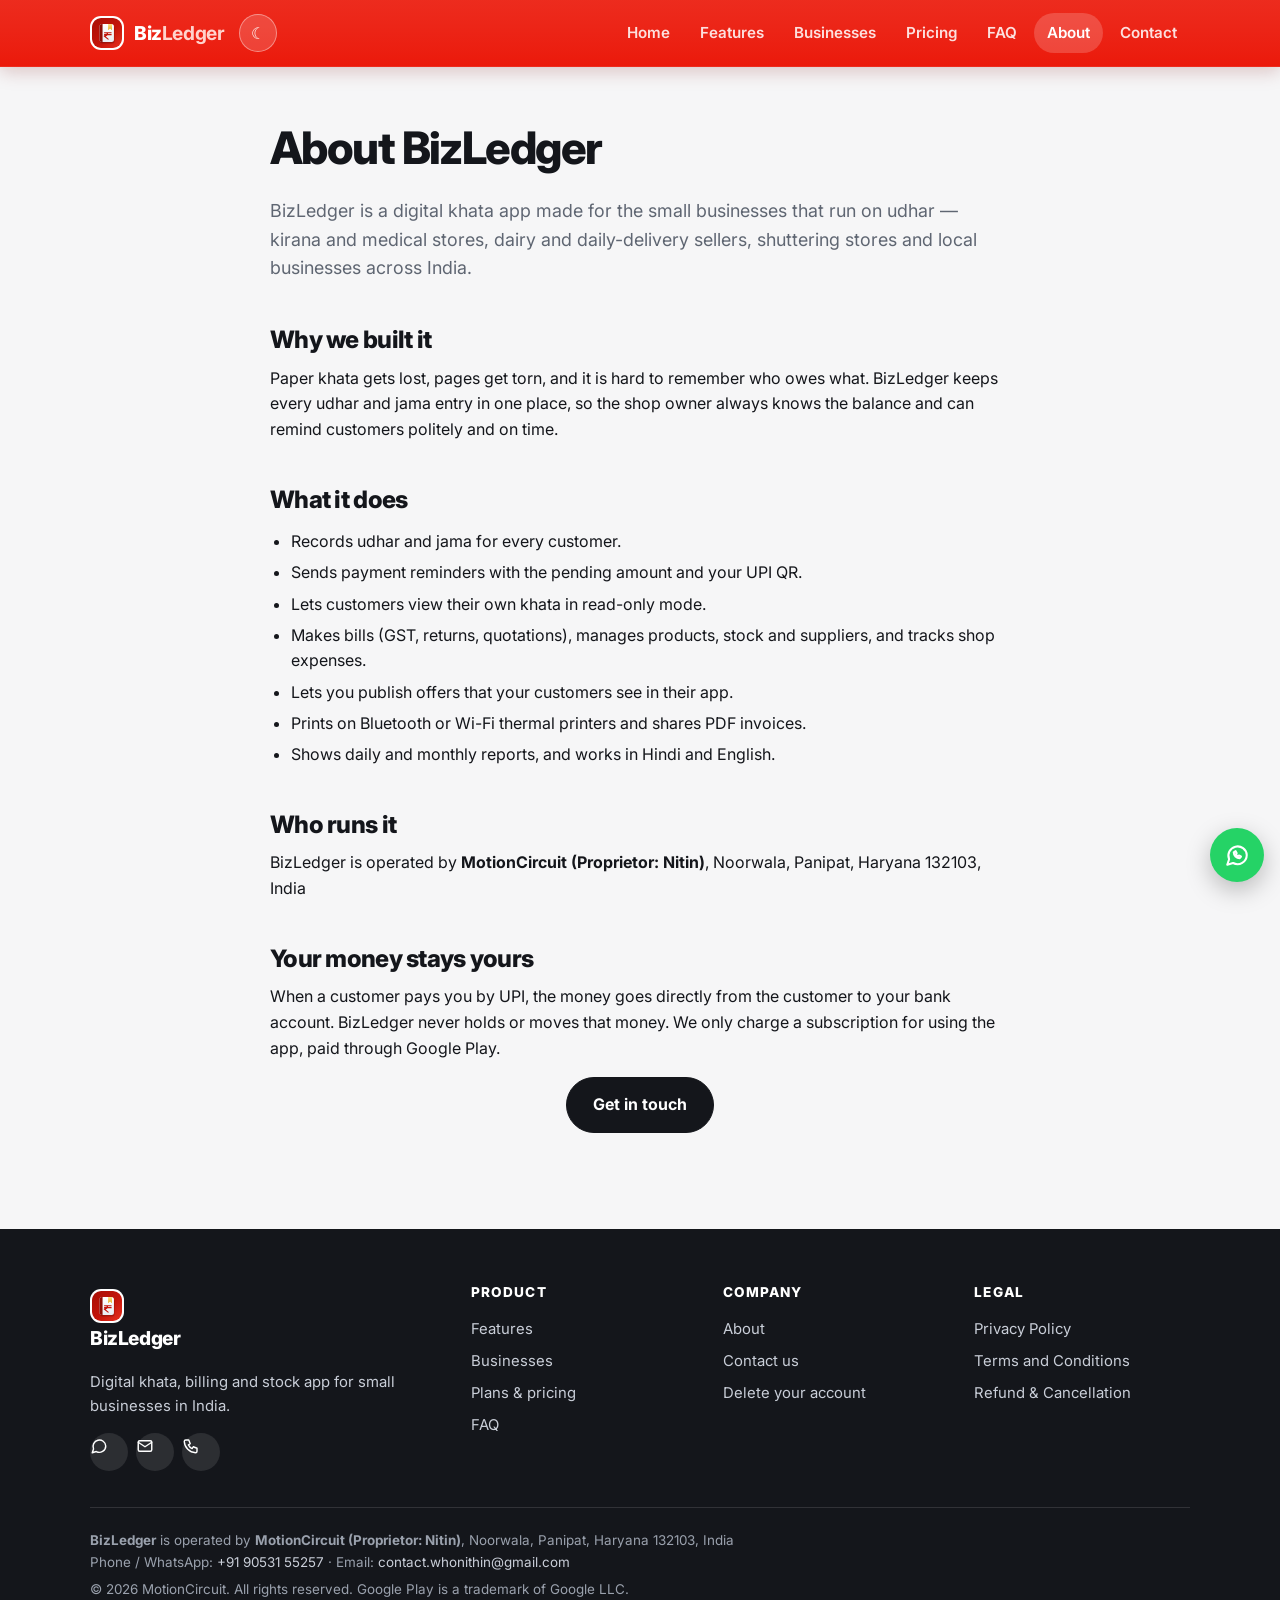
<file: about.html>
<!DOCTYPE html>
<html lang="en">
<head>
<meta charset="utf-8">
<meta name="viewport" content="width=device-width, initial-scale=1">
<title>About BizLedger</title>
<meta name="description" content="About BizLedger, the digital khata app for small shops in India, operated by MotionCircuit.">
<meta name="theme-color" content="#EB190A">
<meta property="og:title" content="About BizLedger">
<meta property="og:description" content="About BizLedger, the digital khata app for small shops in India, operated by MotionCircuit.">
<meta property="og:type" content="website">
<meta property="og:site_name" content="BizLedger">
<meta property="og:image" content="https://motioncircuit.github.io/bizledger/assets/og.jpg">
<link rel="icon" href="favicon.ico?v=3" sizes="any">
<link rel="icon" type="image/svg+xml" href="favicon.svg?v=3">
<link rel="icon" type="image/png" sizes="32x32" href="favicon-32.png?v=3">
<link rel="apple-touch-icon" href="apple-touch-icon.png?v=3">
<link rel="manifest" href="site.webmanifest">
<link rel="preconnect" href="https://fonts.googleapis.com"><link rel="preconnect" href="https://fonts.gstatic.com" crossorigin><link href="https://fonts.googleapis.com/css2?family=Inter:wght@400;500;600;700;800&display=swap" rel="stylesheet">
<link rel="stylesheet" href="style.css?v=20">
<link rel="canonical" href="https://motioncircuit.github.io/bizledger/about.html">
<meta name="twitter:card" content="summary_large_image">
</head>
<body>
<header class="top"><div class="wrap bar">
  <a class="brand" href="index.html"><img class="mark" src="logo.svg" width="34" height="34" alt=""><span>Biz<b>Ledger</b></span></a>
  <input type="checkbox" id="mn" class="mn-t" aria-label="Menu">
  <label for="mn" class="mn-b" aria-hidden="true"><span></span></label>
  <nav class="nav"><a href="index.html" >Home</a><a href="index.html#features">Features</a><a href="index.html#business">Businesses</a><a href="index.html#pricing">Pricing</a><a href="faq.html">FAQ</a><a href="about.html" class=on>About</a><a href="contact.html">Contact</a></nav>
  <label for="mn" class="ov" aria-hidden="true"></label>
</div></header>
<main class="doc"><div class="wrap narrow">
<h1>About BizLedger</h1>
<p class="lead">BizLedger is a digital khata app made for the small businesses that run on udhar &mdash; kirana and medical stores, dairy and daily-delivery sellers, shuttering stores and local businesses across India.</p>
<h2>Why we built it</h2>
<p>Paper khata gets lost, pages get torn, and it is hard to remember who owes what. BizLedger keeps every udhar and jama entry in one place, so the shop owner always knows the balance and can remind customers politely and on time.</p>
<h2>What it does</h2>
<ul>
  <li>Records udhar and jama for every customer.</li>
  <li>Sends payment reminders with the pending amount and your UPI QR.</li>
  <li>Lets customers view their own khata in read-only mode.</li>
  <li>Makes bills (GST, returns, quotations), manages products, stock and suppliers, and tracks shop expenses.</li>
  <li>Lets you publish offers that your customers see in their app.</li>
  <li>Prints on Bluetooth or Wi-Fi thermal printers and shares PDF invoices.</li>
  <li>Shows daily and monthly reports, and works in Hindi and English.</li>
</ul>
<h2>Who runs it</h2>
<p>BizLedger is operated by <b>MotionCircuit (Proprietor: Nitin)</b>, Noorwala, Panipat, Haryana 132103, India</p>
<h2>Your money stays yours</h2>
<p>When a customer pays you by UPI, the money goes directly from the customer to your bank account. BizLedger never holds or moves that money. We only charge a subscription for using the app, paid through Google Play.</p>
<p class="center"><a class="btn" href="contact.html">Get in touch</a></p>
</div></main>
<footer class="foot"><div class="wrap">
  <div class="fgrid">
    <div>
      <a class="brand" href="index.html"><img class="mark" src="logo.svg" width="34" height="34" alt=""><span>BizLedger</span></a>
      <p class="fabout">Digital khata, billing and stock app for small businesses in India.</p><div class="soc"><a href="https://wa.me/919053155257" target="_blank" rel="noopener" aria-label="WhatsApp"><svg viewBox="0 0 24 24" width="18" height="18" fill="none" stroke="currentColor" stroke-width="1.9" stroke-linecap="round" stroke-linejoin="round"><path d="M21 12a8.5 8.5 0 0 1-12.6 7.4L3 21l1.7-5.1A8.5 8.5 0 1 1 21 12z"/></svg></a><a href="mailto:contact.whonithin@gmail.com" aria-label="Email"><svg viewBox="0 0 24 24" width="18" height="18" fill="none" stroke="currentColor" stroke-width="1.9" stroke-linecap="round" stroke-linejoin="round"><rect x="3" y="5" width="18" height="14" rx="2"/><path d="M3 7l9 6 9-6"/></svg></a><a href="tel:+919053155257" aria-label="Call"><svg viewBox="0 0 24 24" width="18" height="18" fill="none" stroke="currentColor" stroke-width="1.9" stroke-linecap="round" stroke-linejoin="round"><path d="M5 4h4l2 5-2.5 1.5a11 11 0 0 0 5 5L15 13l5 2v4a2 2 0 0 1-2 2A16 16 0 0 1 3 6a2 2 0 0 1 2-2z"/></svg></a></div>
    </div>
    <div><h4>Product</h4>
      <a href="index.html#features">Features</a><a href="index.html#business">Businesses</a><a href="index.html#pricing">Plans &amp; pricing</a><a href="faq.html">FAQ</a></div>
    <div><h4>Company</h4>
      <a href="about.html">About</a><a href="contact.html">Contact us</a><a href="delete-account.html">Delete your account</a></div>
    <div><h4>Legal</h4>
      <a href="privacy.html">Privacy Policy</a><a href="terms.html">Terms and Conditions</a><a href="refund.html">Refund &amp; Cancellation</a></div>
  </div>
  <div class="fbase">
    <p><b>BizLedger</b> is operated by <b>MotionCircuit (Proprietor: Nitin)</b>, Noorwala, Panipat, Haryana 132103, India<br>
    Phone / WhatsApp: <a href="tel:+919053155257">+91 90531 55257</a> &middot; Email: <a href="mailto:contact.whonithin@gmail.com">contact.whonithin@gmail.com</a></p>
    <p>&copy; 2026 MotionCircuit. All rights reserved. Google Play is a trademark of Google LLC.</p>
  </div>
</div></footer>
<script src="site.js?v=14" defer></script>

</body>
</html>
</file>
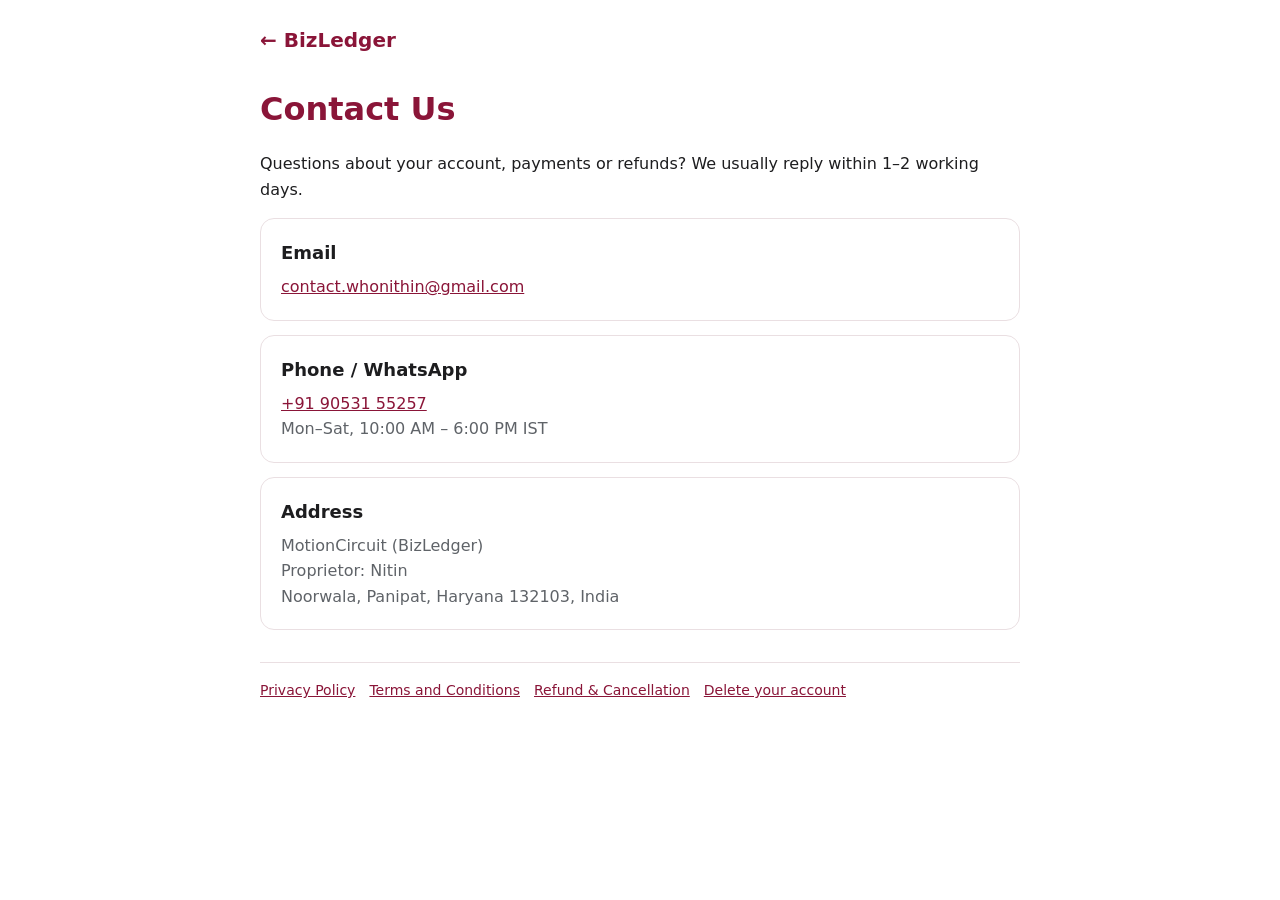
<file: contact-1.html>
<!DOCTYPE html>
<html lang="en">
<head>
<meta charset="utf-8">
<meta name="viewport" content="width=device-width, initial-scale=1">
<title>BizLedger – Contact Us</title>
<style>
  :root{--brand:#8A1538;--ink:#1d1d1f;--muted:#5f6368;--line:#eadfe2;--soft:#fbf3f5}
  body{margin:0;font-family:system-ui,-apple-system,"Segoe UI",Roboto,sans-serif;color:var(--ink);line-height:1.6}
  a{color:var(--brand)}
  .wrap{max-width:760px;margin:0 auto;padding:24px 20px 48px}
  .logo{font-weight:800;font-size:20px;color:var(--brand);text-decoration:none}
  h1{color:var(--brand);margin:28px 0 6px}
  .card{border:1px solid var(--line);border-radius:14px;padding:20px;margin:14px 0;background:#fff}
  .card h2{margin:0 0 6px;font-size:18px}
  .card p{margin:0;color:var(--muted)}
  footer{border-top:1px solid var(--line);margin-top:32px;padding-top:16px;font-size:14px;color:var(--muted)}
  footer a{margin-right:14px}
</style>
</head>
<body><div class="wrap">
  <a class="logo" href="index.html">← BizLedger</a>
  <h1>Contact Us</h1>
  <p>Questions about your account, payments or refunds? We usually reply within 1–2 working days.</p>

  <div class="card"><h2>Email</h2><p><a href="mailto:contact.whonithin@gmail.com">contact.whonithin@gmail.com</a></p></div>
  <div class="card"><h2>Phone / WhatsApp</h2><p><a href="tel:+919053155257">+91 90531 55257</a><br>Mon–Sat, 10:00 AM – 6:00 PM IST</p></div>
  <div class="card"><h2>Address</h2><p>MotionCircuit (BizLedger)<br>Proprietor: Nitin<br>Noorwala, Panipat, Haryana 132103, India</p></div>

  <footer>
    <a href="privacy.html">Privacy Policy</a><a href="terms.html">Terms and Conditions</a><a href="refund.html">Refund &amp; Cancellation</a><a href="delete-account.html">Delete your account</a>
  </footer>
</div></body>
</html>
</file>
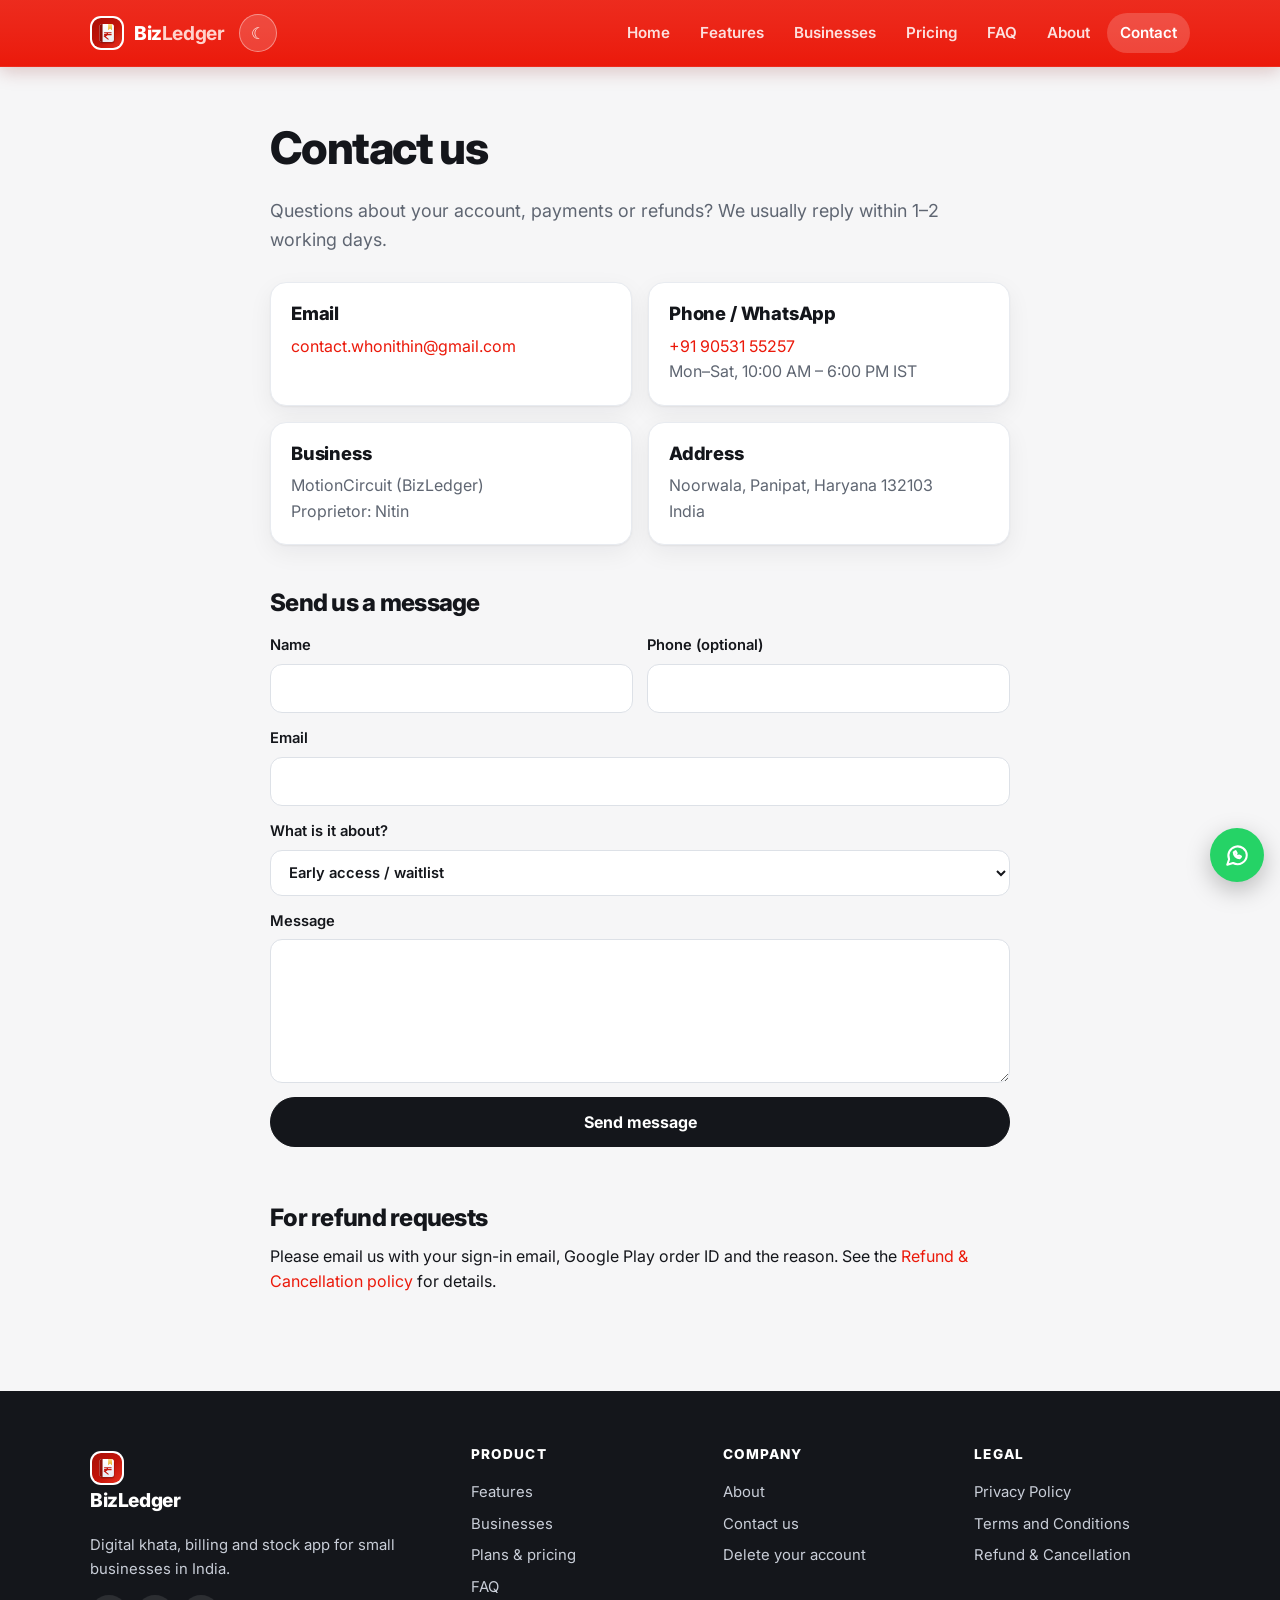
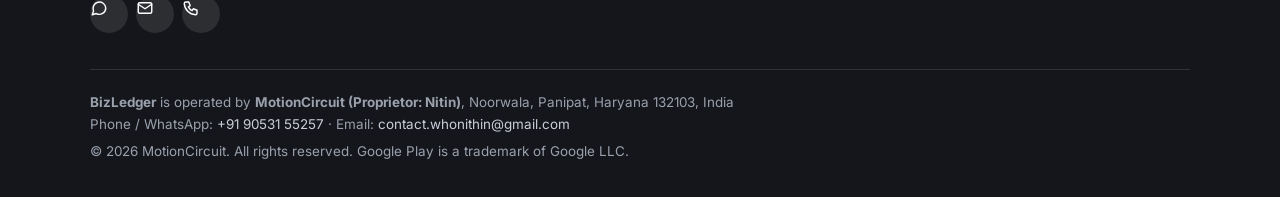
<file: contact.html>
<!DOCTYPE html>
<html lang="en">
<head>
<meta charset="utf-8">
<meta name="viewport" content="width=device-width, initial-scale=1">
<title>BizLedger – Contact Us</title>
<meta name="description" content="Contact BizLedger by email, phone or WhatsApp. Operated by MotionCircuit, Panipat, Haryana.">
<meta name="theme-color" content="#EB190A">
<meta property="og:title" content="BizLedger – Contact Us">
<meta property="og:description" content="Contact BizLedger by email, phone or WhatsApp. Operated by MotionCircuit, Panipat, Haryana.">
<meta property="og:type" content="website">
<meta property="og:site_name" content="BizLedger">
<meta property="og:image" content="https://motioncircuit.github.io/bizledger/assets/og.jpg">
<link rel="icon" href="favicon.ico?v=3" sizes="any">
<link rel="icon" type="image/svg+xml" href="favicon.svg?v=3">
<link rel="icon" type="image/png" sizes="32x32" href="favicon-32.png?v=3">
<link rel="apple-touch-icon" href="apple-touch-icon.png?v=3">
<link rel="manifest" href="site.webmanifest">
<link rel="preconnect" href="https://fonts.googleapis.com"><link rel="preconnect" href="https://fonts.gstatic.com" crossorigin><link href="https://fonts.googleapis.com/css2?family=Inter:wght@400;500;600;700;800&display=swap" rel="stylesheet">
<link rel="stylesheet" href="style.css?v=20">
<link rel="canonical" href="https://motioncircuit.github.io/bizledger/contact.html">
<meta name="twitter:card" content="summary_large_image">
</head>
<body>
<header class="top"><div class="wrap bar">
  <a class="brand" href="index.html"><img class="mark" src="logo.svg" width="34" height="34" alt=""><span>Biz<b>Ledger</b></span></a>
  <input type="checkbox" id="mn" class="mn-t" aria-label="Menu">
  <label for="mn" class="mn-b" aria-hidden="true"><span></span></label>
  <nav class="nav"><a href="index.html" >Home</a><a href="index.html#features">Features</a><a href="index.html#business">Businesses</a><a href="index.html#pricing">Pricing</a><a href="faq.html">FAQ</a><a href="about.html">About</a><a href="contact.html" class=on>Contact</a></nav>
  <label for="mn" class="ov" aria-hidden="true"></label>
</div></header>
<main class="doc"><div class="wrap narrow">
<h1>Contact us</h1>
<p class="lead">Questions about your account, payments or refunds? We usually reply within 1&ndash;2 working days.</p>
<div class="grid2">
  <div class="card"><h3>Email</h3><p><a href="mailto:contact.whonithin@gmail.com">contact.whonithin@gmail.com</a></p></div>
  <div class="card"><h3>Phone / WhatsApp</h3><p><a href="tel:+919053155257">+91 90531 55257</a><br>Mon&ndash;Sat, 10:00 AM &ndash; 6:00 PM IST</p></div>
  <div class="card"><h3>Business</h3><p>MotionCircuit (BizLedger)<br>Proprietor: Nitin</p></div>
  <div class="card"><h3>Address</h3><p>Noorwala, Panipat, Haryana 132103<br>India</p></div>
</div>
<h2>Send us a message</h2>
<form class="cform" id="cf" action="https://formspree.io/f/xqpporwe" method="POST">
  <div class="row2">
    <label>Name<input name="name" type="text" required autocomplete="name"></label>
    <label>Phone (optional)<input name="phone" type="tel" autocomplete="tel"></label>
  </div>
  <label>Email<input name="email" type="email" required autocomplete="email"></label>
  <label>What is it about?<select name="topic"><option>Early access / waitlist</option><option>General question</option><option>Plans &amp; pricing</option><option>Payment / refund</option><option>Account help</option><option>Other</option></select></label>
  <label>Message<textarea name="message" rows="5" required></textarea></label>
  <input type="text" name="_gotcha" tabindex="-1" autocomplete="off" style="display:none">
  <input type="hidden" name="_subject" value="New message from BizLedger website">
  <button class="btn" type="submit">Send message</button>
  <p class="fmsg" id="fm" role="status" aria-live="polite"></p>
</form>
<script>(function(){var f=document.getElementById("cf"),m=document.getElementById("fm");if(!f||!window.fetch)return;f.addEventListener("submit",function(e){e.preventDefault();var b=f.querySelector("button");b.disabled=true;m.className="fmsg";m.textContent=tr("Sending...");fetch(f.action,{method:"POST",body:new FormData(f),headers:{Accept:"application/json"}}).then(function(r){if(r.ok){f.reset();m.className="fmsg ok";m.textContent=tr("Thank you! We have received your message and will reply within 1-2 working days.");}else{throw 0}}).catch(function(){m.className="fmsg err";m.textContent=tr("Could not send your message. Please contact us by email or WhatsApp.")}).then(function(){b.disabled=false})})})();</script>
<h2>For refund requests</h2>
<p>Please email us with your sign-in email, Google Play order ID and the reason. See the <a href="refund.html">Refund &amp; Cancellation policy</a> for details.</p>
</div></main>
<footer class="foot"><div class="wrap">
  <div class="fgrid">
    <div>
      <a class="brand" href="index.html"><img class="mark" src="logo.svg" width="34" height="34" alt=""><span>BizLedger</span></a>
      <p class="fabout">Digital khata, billing and stock app for small businesses in India.</p><div class="soc"><a href="https://wa.me/919053155257" target="_blank" rel="noopener" aria-label="WhatsApp"><svg viewBox="0 0 24 24" width="18" height="18" fill="none" stroke="currentColor" stroke-width="1.9" stroke-linecap="round" stroke-linejoin="round"><path d="M21 12a8.5 8.5 0 0 1-12.6 7.4L3 21l1.7-5.1A8.5 8.5 0 1 1 21 12z"/></svg></a><a href="mailto:contact.whonithin@gmail.com" aria-label="Email"><svg viewBox="0 0 24 24" width="18" height="18" fill="none" stroke="currentColor" stroke-width="1.9" stroke-linecap="round" stroke-linejoin="round"><rect x="3" y="5" width="18" height="14" rx="2"/><path d="M3 7l9 6 9-6"/></svg></a><a href="tel:+919053155257" aria-label="Call"><svg viewBox="0 0 24 24" width="18" height="18" fill="none" stroke="currentColor" stroke-width="1.9" stroke-linecap="round" stroke-linejoin="round"><path d="M5 4h4l2 5-2.5 1.5a11 11 0 0 0 5 5L15 13l5 2v4a2 2 0 0 1-2 2A16 16 0 0 1 3 6a2 2 0 0 1 2-2z"/></svg></a></div>
    </div>
    <div><h4>Product</h4>
      <a href="index.html#features">Features</a><a href="index.html#business">Businesses</a><a href="index.html#pricing">Plans &amp; pricing</a><a href="faq.html">FAQ</a></div>
    <div><h4>Company</h4>
      <a href="about.html">About</a><a href="contact.html">Contact us</a><a href="delete-account.html">Delete your account</a></div>
    <div><h4>Legal</h4>
      <a href="privacy.html">Privacy Policy</a><a href="terms.html">Terms and Conditions</a><a href="refund.html">Refund &amp; Cancellation</a></div>
  </div>
  <div class="fbase">
    <p><b>BizLedger</b> is operated by <b>MotionCircuit (Proprietor: Nitin)</b>, Noorwala, Panipat, Haryana 132103, India<br>
    Phone / WhatsApp: <a href="tel:+919053155257">+91 90531 55257</a> &middot; Email: <a href="mailto:contact.whonithin@gmail.com">contact.whonithin@gmail.com</a></p>
    <p>&copy; 2026 MotionCircuit. All rights reserved. Google Play is a trademark of Google LLC.</p>
  </div>
</div></footer>
<script src="site.js?v=14" defer></script>

</body>
</html>
</file>
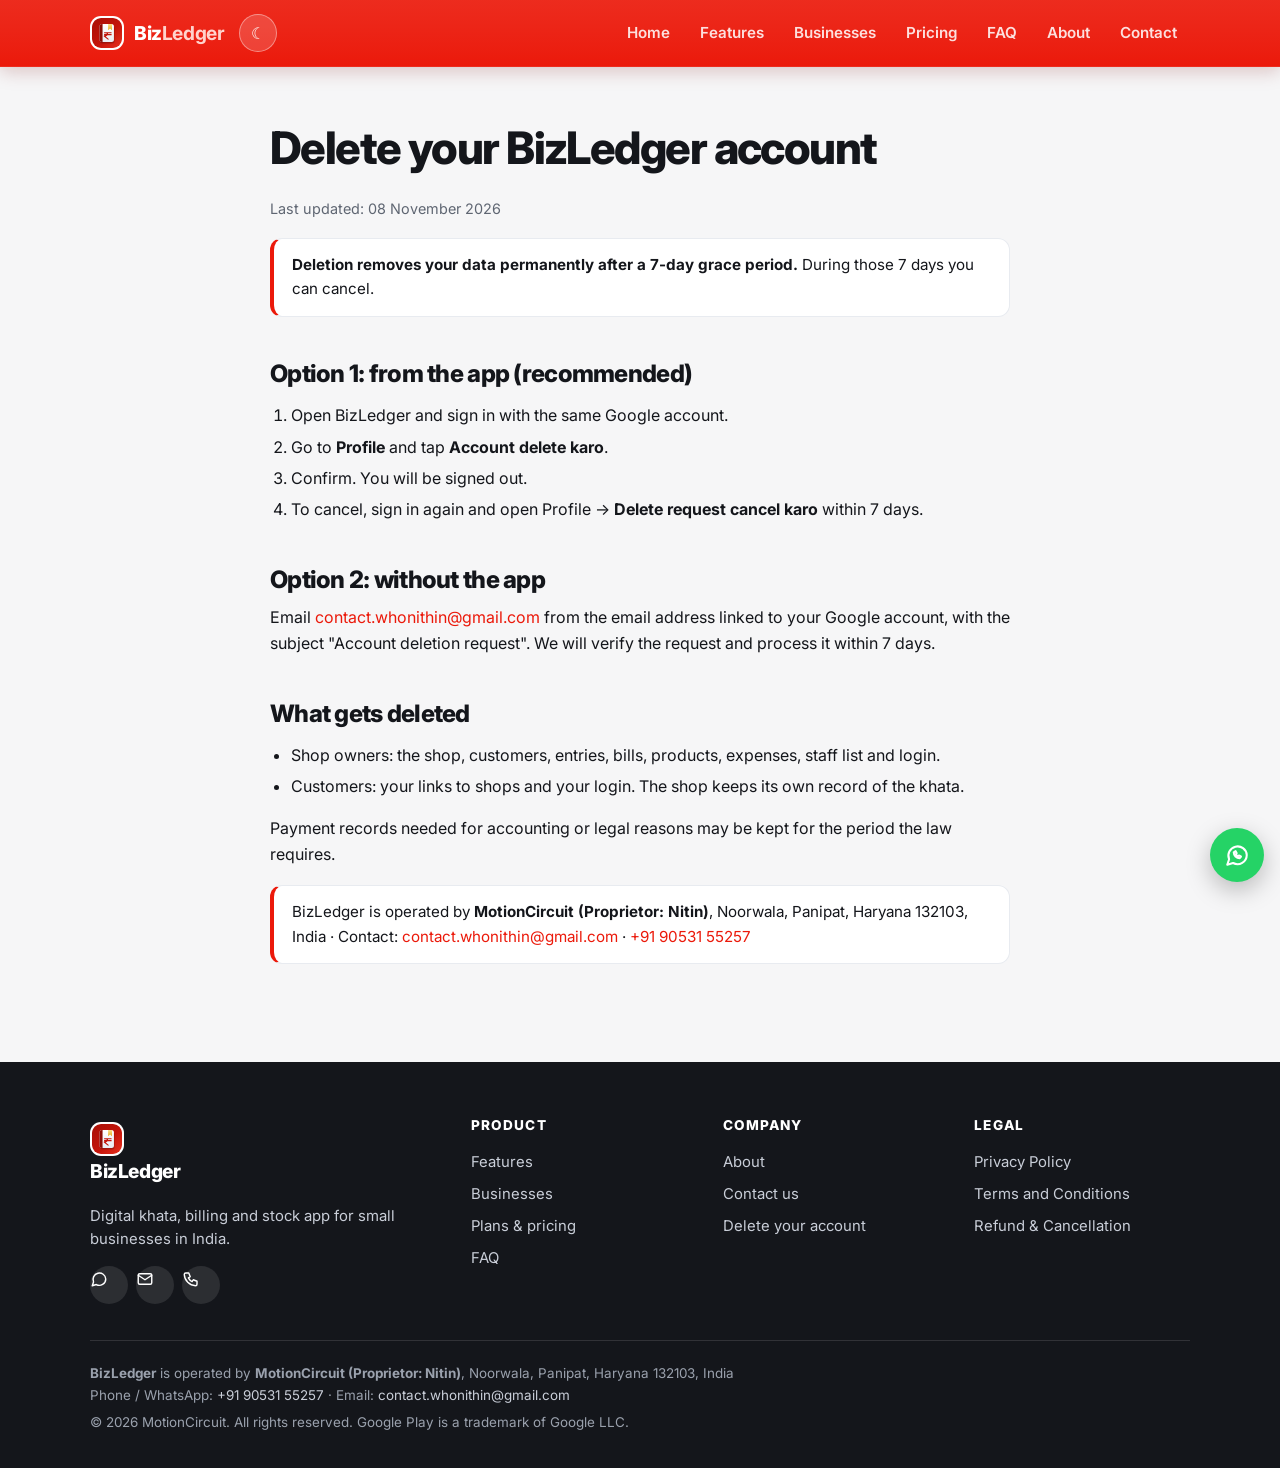
<file: delete-account.html>
<!DOCTYPE html>
<html lang="en">
<head>
<meta charset="utf-8">
<meta name="viewport" content="width=device-width, initial-scale=1">
<title>BizLedger – Delete your account</title>
<meta name="description" content="How to delete your BizLedger account and data, from the app or by email.">
<meta name="theme-color" content="#EB190A">
<meta property="og:title" content="BizLedger – Delete your account">
<meta property="og:description" content="How to delete your BizLedger account and data, from the app or by email.">
<meta property="og:type" content="website">
<meta property="og:site_name" content="BizLedger">
<meta property="og:image" content="https://motioncircuit.github.io/bizledger/assets/og.jpg">
<link rel="icon" href="favicon.ico?v=3" sizes="any">
<link rel="icon" type="image/svg+xml" href="favicon.svg?v=3">
<link rel="icon" type="image/png" sizes="32x32" href="favicon-32.png?v=3">
<link rel="apple-touch-icon" href="apple-touch-icon.png?v=3">
<link rel="manifest" href="site.webmanifest">
<link rel="preconnect" href="https://fonts.googleapis.com"><link rel="preconnect" href="https://fonts.gstatic.com" crossorigin><link href="https://fonts.googleapis.com/css2?family=Inter:wght@400;500;600;700;800&display=swap" rel="stylesheet">
<link rel="stylesheet" href="style.css?v=20">
<link rel="canonical" href="https://motioncircuit.github.io/bizledger/delete-account.html">
<meta name="twitter:card" content="summary_large_image">
</head>
<body>
<header class="top"><div class="wrap bar">
  <a class="brand" href="index.html"><img class="mark" src="logo.svg" width="34" height="34" alt=""><span>Biz<b>Ledger</b></span></a>
  <input type="checkbox" id="mn" class="mn-t" aria-label="Menu">
  <label for="mn" class="mn-b" aria-hidden="true"><span></span></label>
  <nav class="nav"><a href="index.html" >Home</a><a href="index.html#features">Features</a><a href="index.html#business">Businesses</a><a href="index.html#pricing">Pricing</a><a href="faq.html">FAQ</a><a href="about.html">About</a><a href="contact.html">Contact</a></nav>
  <label for="mn" class="ov" aria-hidden="true"></label>
</div></header>
<main class="doc"><div class="wrap narrow">
<h1>Delete your BizLedger account</h1>
<p class="meta">Last updated: 08 November 2026</p>
<div class="note-box"><b>Deletion removes your data permanently after a 7-day grace period.</b> During those 7 days you can cancel.</div>

<h2>Option 1: from the app (recommended)</h2>
<ol>
  <li>Open BizLedger and sign in with the same Google account.</li>
  <li>Go to <b>Profile</b> and tap <b>Account delete karo</b>.</li>
  <li>Confirm. You will be signed out.</li>
  <li>To cancel, sign in again and open Profile &rarr; <b>Delete request cancel karo</b> within 7 days.</li>
</ol>

<h2>Option 2: without the app</h2>
<p>Email <a href="mailto:contact.whonithin@gmail.com?subject=Account%20deletion%20request">contact.whonithin@gmail.com</a> from the email address linked to your Google account, with the subject "Account deletion request". We will verify the request and process it within 7 days.</p>

<h2>What gets deleted</h2>
<ul>
  <li>Shop owners: the shop, customers, entries, bills, products, expenses, staff list and login.</li>
  <li>Customers: your links to shops and your login. The shop keeps its own record of the khata.</li>
</ul>
<p>Payment records needed for accounting or legal reasons may be kept for the period the law requires.</p>
<div class="opbox">BizLedger is operated by <b>MotionCircuit (Proprietor: Nitin)</b>, Noorwala, Panipat, Haryana 132103, India &middot; Contact: <a href="mailto:contact.whonithin@gmail.com">contact.whonithin@gmail.com</a> &middot; <a href="tel:+919053155257">+91 90531 55257</a></div>
</div></main>
<footer class="foot"><div class="wrap">
  <div class="fgrid">
    <div>
      <a class="brand" href="index.html"><img class="mark" src="logo.svg" width="34" height="34" alt=""><span>BizLedger</span></a>
      <p class="fabout">Digital khata, billing and stock app for small businesses in India.</p><div class="soc"><a href="https://wa.me/919053155257" target="_blank" rel="noopener" aria-label="WhatsApp"><svg viewBox="0 0 24 24" width="18" height="18" fill="none" stroke="currentColor" stroke-width="1.9" stroke-linecap="round" stroke-linejoin="round"><path d="M21 12a8.5 8.5 0 0 1-12.6 7.4L3 21l1.7-5.1A8.5 8.5 0 1 1 21 12z"/></svg></a><a href="mailto:contact.whonithin@gmail.com" aria-label="Email"><svg viewBox="0 0 24 24" width="18" height="18" fill="none" stroke="currentColor" stroke-width="1.9" stroke-linecap="round" stroke-linejoin="round"><rect x="3" y="5" width="18" height="14" rx="2"/><path d="M3 7l9 6 9-6"/></svg></a><a href="tel:+919053155257" aria-label="Call"><svg viewBox="0 0 24 24" width="18" height="18" fill="none" stroke="currentColor" stroke-width="1.9" stroke-linecap="round" stroke-linejoin="round"><path d="M5 4h4l2 5-2.5 1.5a11 11 0 0 0 5 5L15 13l5 2v4a2 2 0 0 1-2 2A16 16 0 0 1 3 6a2 2 0 0 1 2-2z"/></svg></a></div>
    </div>
    <div><h4>Product</h4>
      <a href="index.html#features">Features</a><a href="index.html#business">Businesses</a><a href="index.html#pricing">Plans &amp; pricing</a><a href="faq.html">FAQ</a></div>
    <div><h4>Company</h4>
      <a href="about.html">About</a><a href="contact.html">Contact us</a><a href="delete-account.html">Delete your account</a></div>
    <div><h4>Legal</h4>
      <a href="privacy.html">Privacy Policy</a><a href="terms.html">Terms and Conditions</a><a href="refund.html">Refund &amp; Cancellation</a></div>
  </div>
  <div class="fbase">
    <p><b>BizLedger</b> is operated by <b>MotionCircuit (Proprietor: Nitin)</b>, Noorwala, Panipat, Haryana 132103, India<br>
    Phone / WhatsApp: <a href="tel:+919053155257">+91 90531 55257</a> &middot; Email: <a href="mailto:contact.whonithin@gmail.com">contact.whonithin@gmail.com</a></p>
    <p>&copy; 2026 MotionCircuit. All rights reserved. Google Play is a trademark of Google LLC.</p>
  </div>
</div></footer>
<script src="site.js?v=14" defer></script>

</body>
</html>
</file>
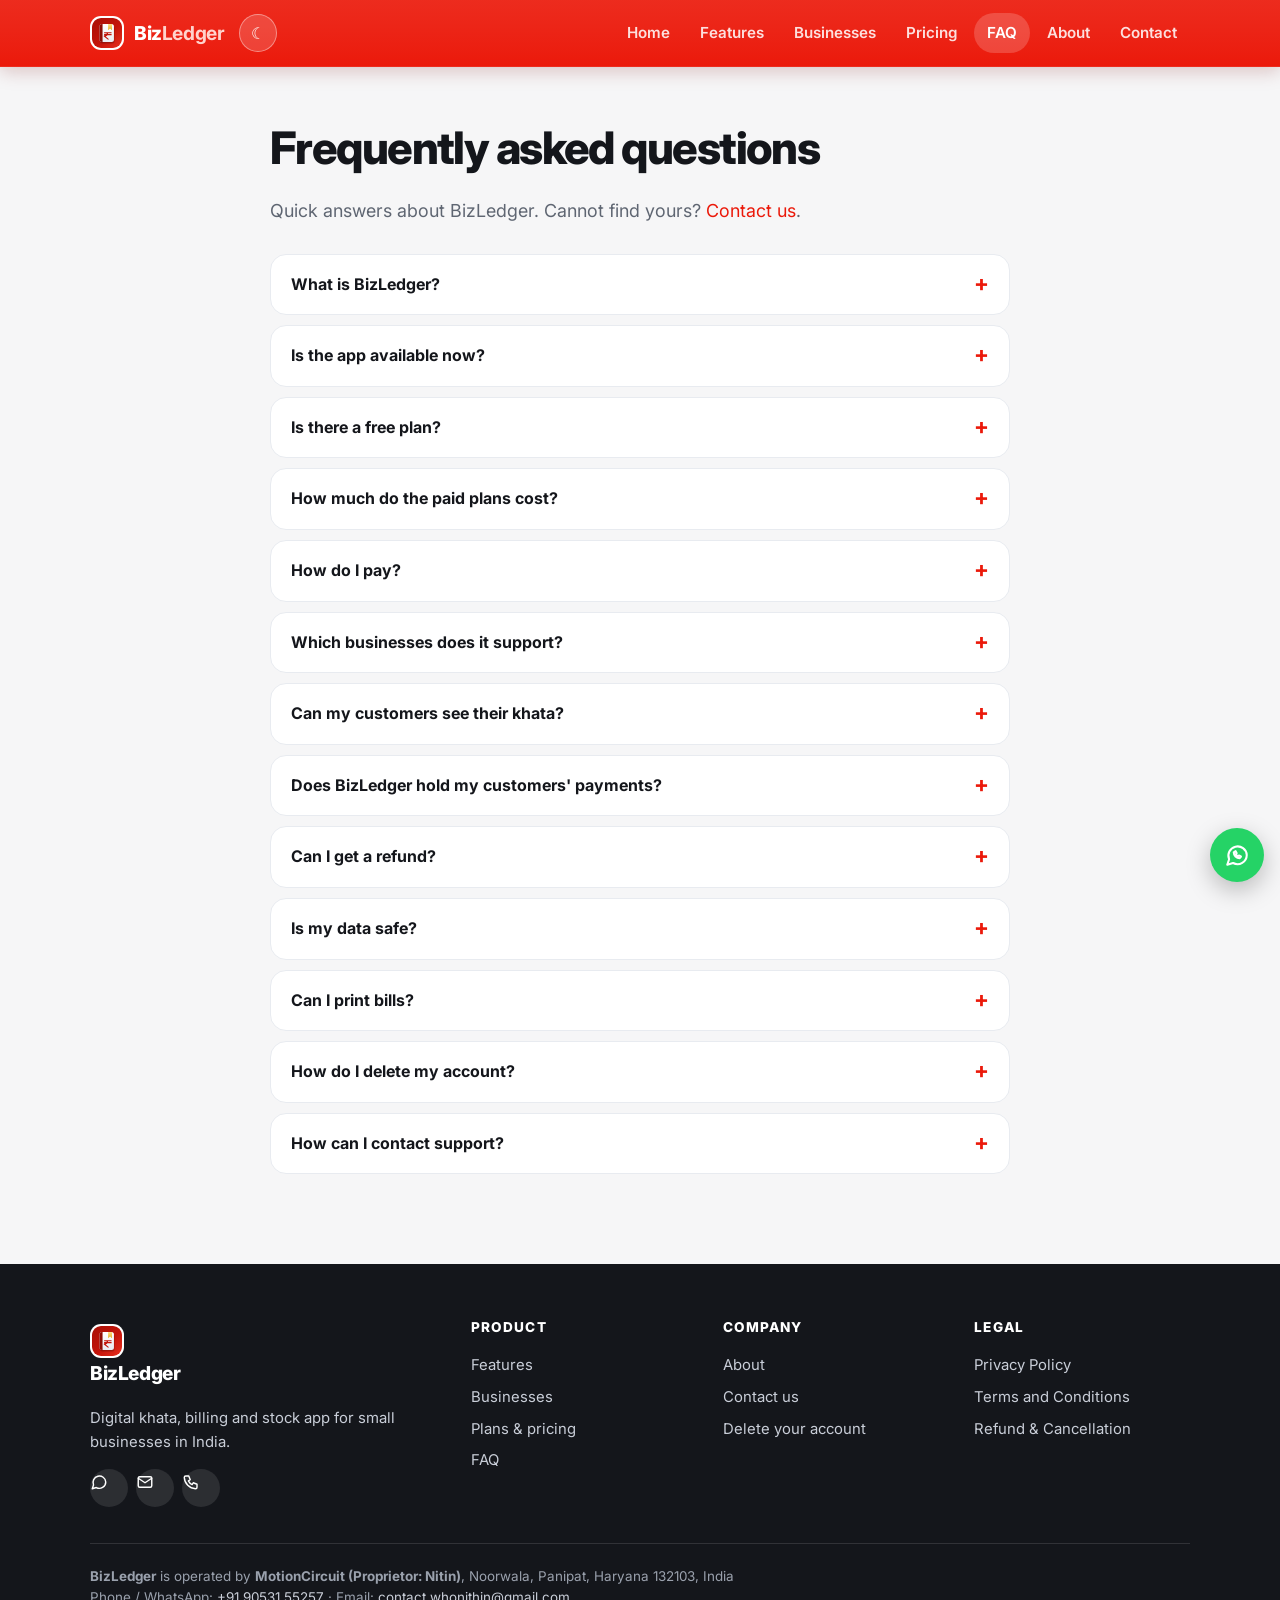
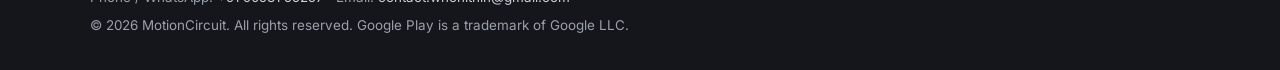
<file: faq.html>
<!DOCTYPE html>
<html lang="en">
<head>
<meta charset="utf-8">
<meta name="viewport" content="width=device-width, initial-scale=1">
<title>BizLedger – FAQ</title>
<meta name="description" content="Frequently asked questions about BizLedger: plans, Google Play payments, refunds, data safety and account deletion.">
<meta name="theme-color" content="#EB190A">
<meta property="og:title" content="BizLedger – FAQ">
<meta property="og:description" content="Frequently asked questions about BizLedger: plans, Google Play payments, refunds, data safety and account deletion.">
<meta property="og:type" content="website">
<meta property="og:site_name" content="BizLedger">
<meta property="og:image" content="https://motioncircuit.github.io/bizledger/assets/og.jpg">
<link rel="icon" href="favicon.ico?v=3" sizes="any">
<link rel="icon" type="image/svg+xml" href="favicon.svg?v=3">
<link rel="icon" type="image/png" sizes="32x32" href="favicon-32.png?v=3">
<link rel="apple-touch-icon" href="apple-touch-icon.png?v=3">
<link rel="manifest" href="site.webmanifest">
<link rel="preconnect" href="https://fonts.googleapis.com"><link rel="preconnect" href="https://fonts.gstatic.com" crossorigin><link href="https://fonts.googleapis.com/css2?family=Inter:wght@400;500;600;700;800&display=swap" rel="stylesheet">
<link rel="stylesheet" href="style.css?v=20">
<link rel="canonical" href="https://motioncircuit.github.io/bizledger/faq.html">
<meta name="twitter:card" content="summary_large_image">
</head>
<body>
<header class="top"><div class="wrap bar">
  <a class="brand" href="index.html"><img class="mark" src="logo.svg" width="34" height="34" alt=""><span>Biz<b>Ledger</b></span></a>
  <input type="checkbox" id="mn" class="mn-t" aria-label="Menu">
  <label for="mn" class="mn-b" aria-hidden="true"><span></span></label>
  <nav class="nav"><a href="index.html" >Home</a><a href="index.html#features">Features</a><a href="index.html#business">Businesses</a><a href="index.html#pricing">Pricing</a><a href="faq.html" class=on>FAQ</a><a href="about.html">About</a><a href="contact.html">Contact</a></nav>
  <label for="mn" class="ov" aria-hidden="true"></label>
</div></header>
<main class="doc"><div class="wrap narrow">
<h1>Frequently asked questions</h1>
<p class="lead">Quick answers about BizLedger. Cannot find yours? <a href="contact.html">Contact us</a>.</p>
<div class="faq"><details><summary>What is BizLedger?</summary><p>BizLedger is a digital khata app for small businesses in India. You record udhar and jama, send WhatsApp reminders with UPI QR, make bills, manage stock and suppliers, run offers for your customers and see reports.</p></details><details><summary>Is the app available now?</summary><p>The Android app is coming soon on Google Play. <a href="contact.html">Contact us</a> to get early access.</p></details><details><summary>Is there a free plan?</summary><p>Yes. The Free plan lets you keep up to 15 customers with udhar and jama, at no cost and with no card. Upgrade to Basic, Standard or Premium when you need more.</p></details><details><summary>How much do the paid plans cost?</summary><p>There are three tiers (Starter, Growth and Pro, chosen by your business type), each with Basic, Standard and Premium plans. Monthly prices range from &#8377;99 to &#8377;999. Yearly plans cost 10 months' price for 12 months. See <a href="index.html#pricing">Plans &amp; pricing</a>. The price you pay is the one shown in Google Play at checkout.</p></details><details><summary>How do I pay?</summary><p>Plans are bought only inside the app through Google Play. Manage or cancel your subscription in Play Store &rarr; Subscriptions. We never see or store your card or bank details.</p></details><details><summary>Which businesses does it support?</summary><p>Live today: Grocery / General Store, Medical / Pharmacy, Milk / Dairy, Newspaper, Tiffin / Mess, Water can, Gas cylinder, Shuttering store and Other / Custom. Many more (gym, coaching, restaurant, clinics, transport and others) are coming soon.</p></details><details><summary>Can my customers see their khata?</summary><p>Yes. They scan your QR, enter the PIN you give them and see their own ledger in read-only mode. They also see the offers you publish.</p></details><details><summary>Does BizLedger hold my customers' payments?</summary><p>No. When a customer pays you by UPI, the money goes directly to your bank account. BizLedger does not hold or move that money.</p></details><details><summary>Can I get a refund?</summary><p>Yes, in some cases, for example a double payment or a payment where the plan was not activated. See our <a href="refund.html">Refund &amp; Cancellation policy</a>.</p></details><details><summary>Is my data safe?</summary><p>Your data is stored in India and is visible only to you, your staff and your linked customers (their own khata). You can add an app-lock PIN or fingerprint. See the <a href="privacy.html">Privacy Policy</a>.</p></details><details><summary>Can I print bills?</summary><p>Yes. Print on a Bluetooth or Wi-Fi thermal printer, or share a PDF invoice. Premium lets you add your own header, footer and colour.</p></details><details><summary>How do I delete my account?</summary><p>In the app go to Profile and choose delete account, or follow the steps on our <a href="delete-account.html">account deletion page</a>.</p></details><details><summary>How can I contact support?</summary><p>Email <a href="mailto:contact.whonithin@gmail.com">contact.whonithin@gmail.com</a> or call/WhatsApp <a href="tel:+919053155257">+91 90531 55257</a>, Monday to Saturday, 10 AM to 6 PM IST.</p></details></div>
</div></main>
<footer class="foot"><div class="wrap">
  <div class="fgrid">
    <div>
      <a class="brand" href="index.html"><img class="mark" src="logo.svg" width="34" height="34" alt=""><span>BizLedger</span></a>
      <p class="fabout">Digital khata, billing and stock app for small businesses in India.</p><div class="soc"><a href="https://wa.me/919053155257" target="_blank" rel="noopener" aria-label="WhatsApp"><svg viewBox="0 0 24 24" width="18" height="18" fill="none" stroke="currentColor" stroke-width="1.9" stroke-linecap="round" stroke-linejoin="round"><path d="M21 12a8.5 8.5 0 0 1-12.6 7.4L3 21l1.7-5.1A8.5 8.5 0 1 1 21 12z"/></svg></a><a href="mailto:contact.whonithin@gmail.com" aria-label="Email"><svg viewBox="0 0 24 24" width="18" height="18" fill="none" stroke="currentColor" stroke-width="1.9" stroke-linecap="round" stroke-linejoin="round"><rect x="3" y="5" width="18" height="14" rx="2"/><path d="M3 7l9 6 9-6"/></svg></a><a href="tel:+919053155257" aria-label="Call"><svg viewBox="0 0 24 24" width="18" height="18" fill="none" stroke="currentColor" stroke-width="1.9" stroke-linecap="round" stroke-linejoin="round"><path d="M5 4h4l2 5-2.5 1.5a11 11 0 0 0 5 5L15 13l5 2v4a2 2 0 0 1-2 2A16 16 0 0 1 3 6a2 2 0 0 1 2-2z"/></svg></a></div>
    </div>
    <div><h4>Product</h4>
      <a href="index.html#features">Features</a><a href="index.html#business">Businesses</a><a href="index.html#pricing">Plans &amp; pricing</a><a href="faq.html">FAQ</a></div>
    <div><h4>Company</h4>
      <a href="about.html">About</a><a href="contact.html">Contact us</a><a href="delete-account.html">Delete your account</a></div>
    <div><h4>Legal</h4>
      <a href="privacy.html">Privacy Policy</a><a href="terms.html">Terms and Conditions</a><a href="refund.html">Refund &amp; Cancellation</a></div>
  </div>
  <div class="fbase">
    <p><b>BizLedger</b> is operated by <b>MotionCircuit (Proprietor: Nitin)</b>, Noorwala, Panipat, Haryana 132103, India<br>
    Phone / WhatsApp: <a href="tel:+919053155257">+91 90531 55257</a> &middot; Email: <a href="mailto:contact.whonithin@gmail.com">contact.whonithin@gmail.com</a></p>
    <p>&copy; 2026 MotionCircuit. All rights reserved. Google Play is a trademark of Google LLC.</p>
  </div>
</div></footer>
<script src="site.js?v=14" defer></script>

</body>
</html>
</file>
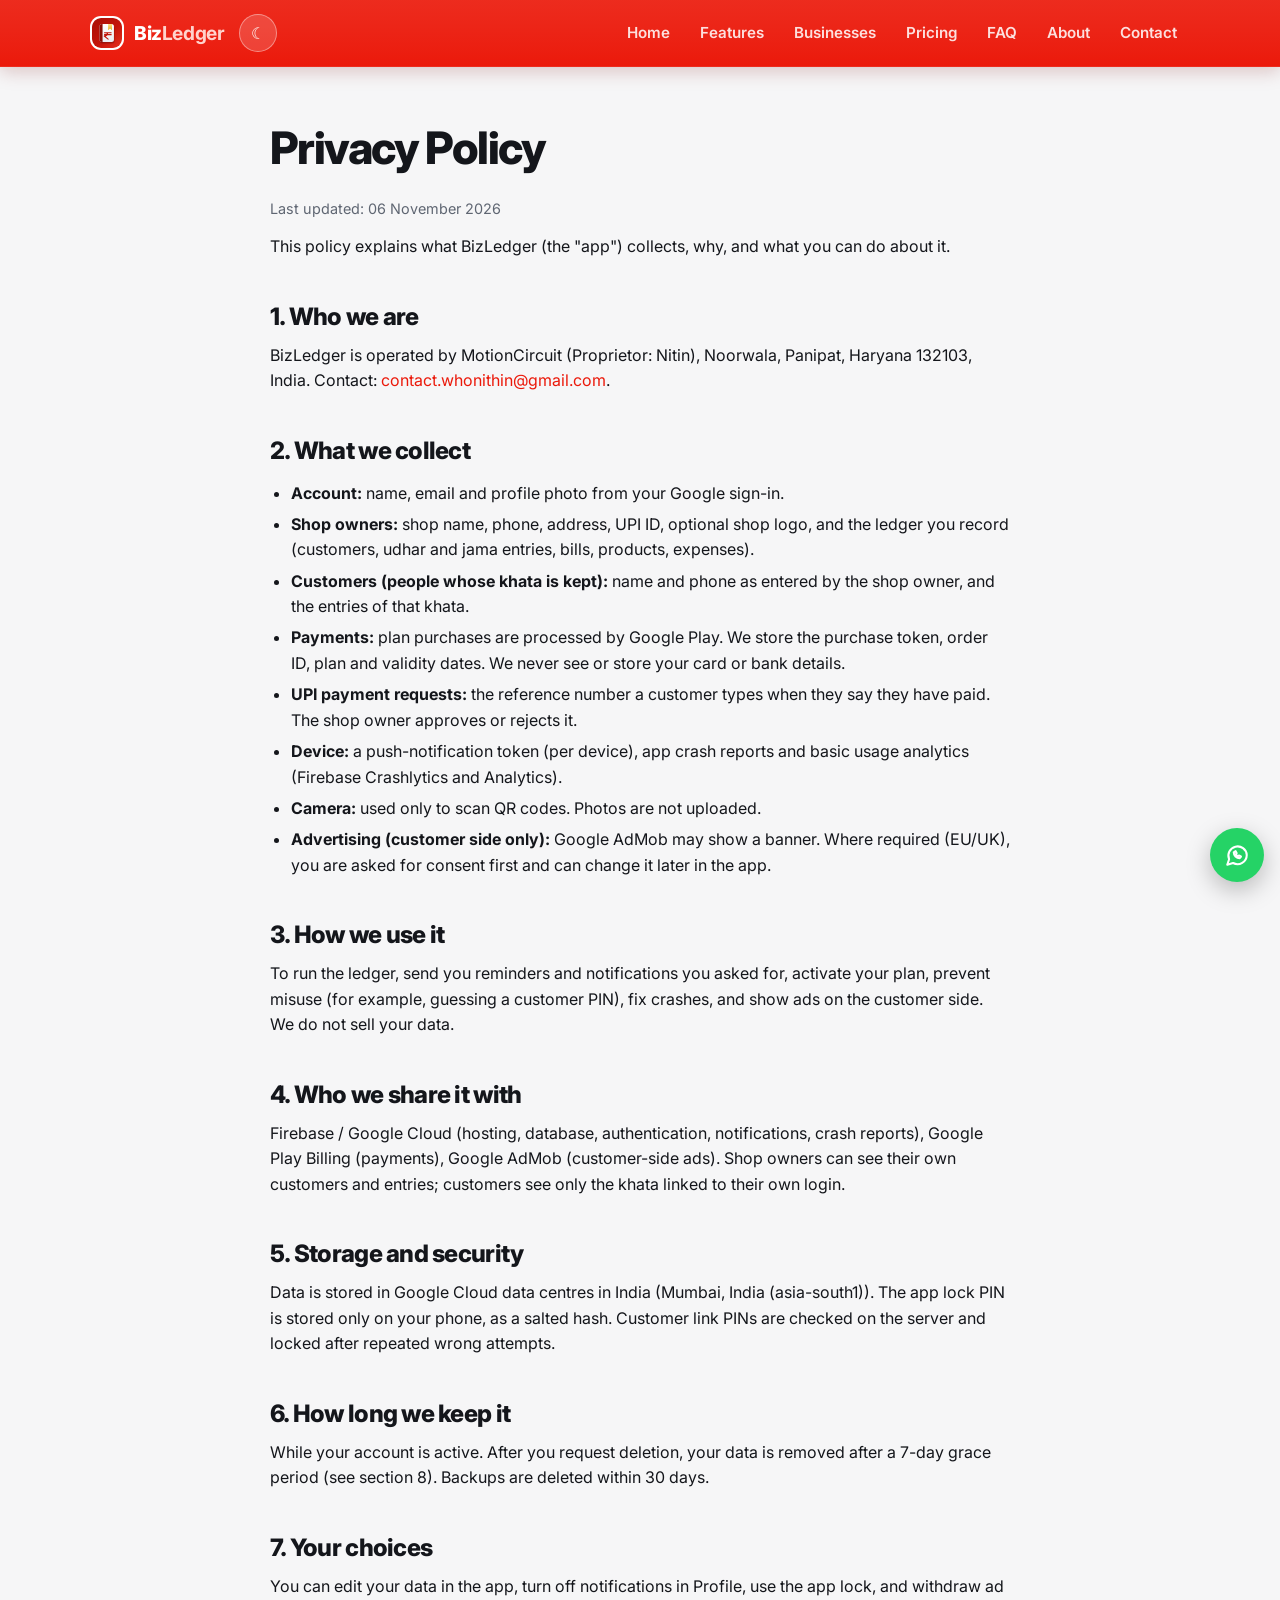
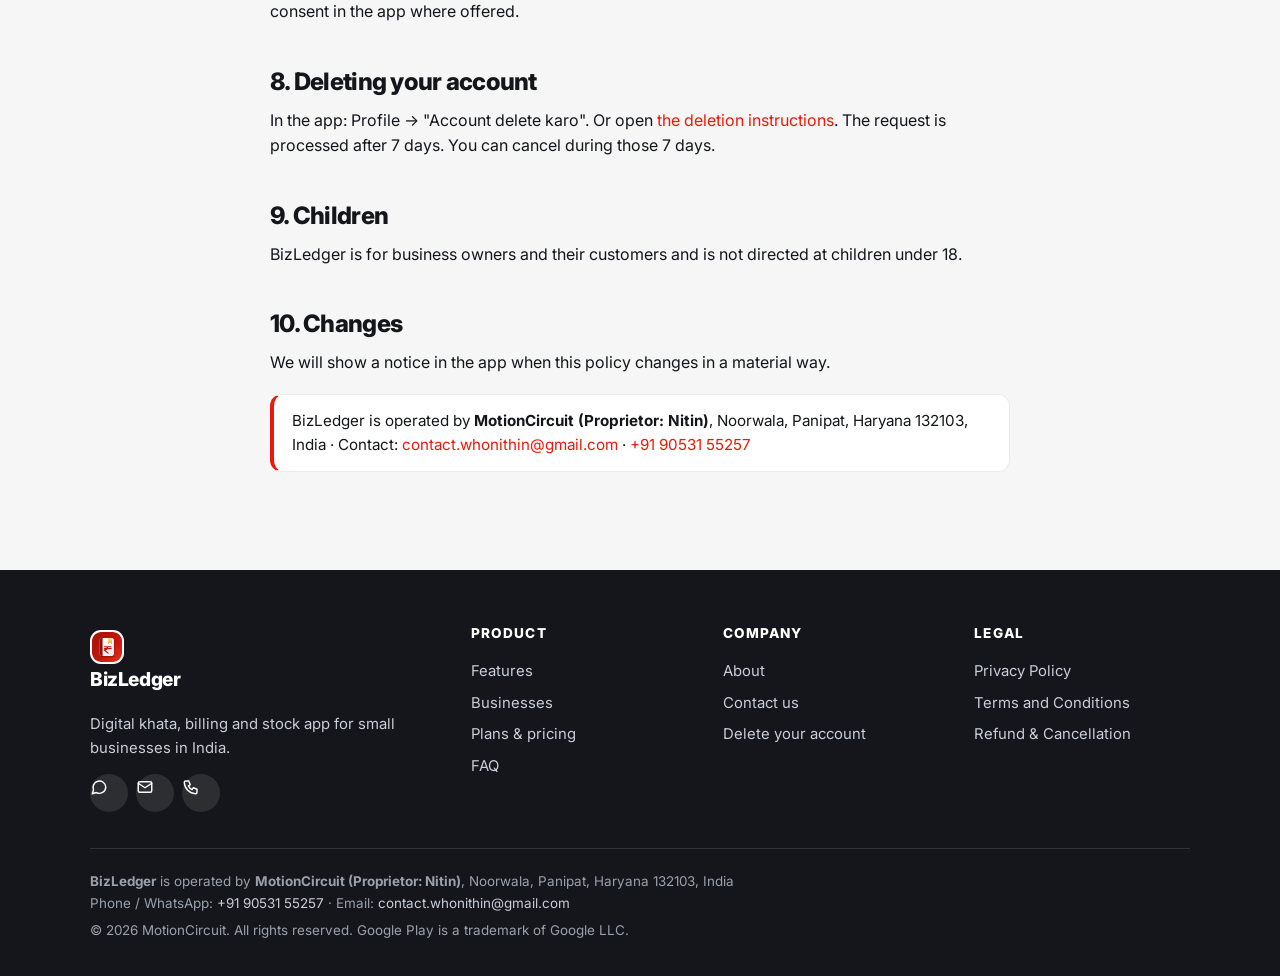
<file: privacy.html>
<!DOCTYPE html>
<html lang="en">
<head>
<meta charset="utf-8">
<meta name="viewport" content="width=device-width, initial-scale=1">
<title>BizLedger – Privacy Policy</title>
<meta name="description" content="BizLedger Privacy Policy: what we collect, why, who we share it with and how you can delete your data.">
<meta name="theme-color" content="#EB190A">
<meta property="og:title" content="BizLedger – Privacy Policy">
<meta property="og:description" content="BizLedger Privacy Policy: what we collect, why, who we share it with and how you can delete your data.">
<meta property="og:type" content="website">
<meta property="og:site_name" content="BizLedger">
<meta property="og:image" content="https://motioncircuit.github.io/bizledger/assets/og.jpg">
<link rel="icon" href="favicon.ico?v=3" sizes="any">
<link rel="icon" type="image/svg+xml" href="favicon.svg?v=3">
<link rel="icon" type="image/png" sizes="32x32" href="favicon-32.png?v=3">
<link rel="apple-touch-icon" href="apple-touch-icon.png?v=3">
<link rel="manifest" href="site.webmanifest">
<link rel="preconnect" href="https://fonts.googleapis.com"><link rel="preconnect" href="https://fonts.gstatic.com" crossorigin><link href="https://fonts.googleapis.com/css2?family=Inter:wght@400;500;600;700;800&display=swap" rel="stylesheet">
<link rel="stylesheet" href="style.css?v=20">
<link rel="canonical" href="https://motioncircuit.github.io/bizledger/privacy.html">
<meta name="twitter:card" content="summary_large_image">
</head>
<body>
<header class="top"><div class="wrap bar">
  <a class="brand" href="index.html"><img class="mark" src="logo.svg" width="34" height="34" alt=""><span>Biz<b>Ledger</b></span></a>
  <input type="checkbox" id="mn" class="mn-t" aria-label="Menu">
  <label for="mn" class="mn-b" aria-hidden="true"><span></span></label>
  <nav class="nav"><a href="index.html" >Home</a><a href="index.html#features">Features</a><a href="index.html#business">Businesses</a><a href="index.html#pricing">Pricing</a><a href="faq.html">FAQ</a><a href="about.html">About</a><a href="contact.html">Contact</a></nav>
  <label for="mn" class="ov" aria-hidden="true"></label>
</div></header>
<main class="doc"><div class="wrap narrow">
<h1>Privacy Policy</h1>
<p class="meta">Last updated: 06 November 2026</p>
<p>This policy explains what BizLedger (the "app") collects, why, and what you can do about it.</p>

<h2>1. Who we are</h2>
<p>BizLedger is operated by MotionCircuit (Proprietor: Nitin), Noorwala, Panipat, Haryana 132103, India. Contact: <a href="mailto:contact.whonithin@gmail.com">contact.whonithin@gmail.com</a>.</p>

<h2>2. What we collect</h2>
<ul>
  <li><b>Account:</b> name, email and profile photo from your Google sign-in.</li>
  <li><b>Shop owners:</b> shop name, phone, address, UPI ID, optional shop logo, and the ledger you record (customers, udhar and jama entries, bills, products, expenses).</li>
  <li><b>Customers (people whose khata is kept):</b> name and phone as entered by the shop owner, and the entries of that khata.</li>
  <li><b>Payments:</b> plan purchases are processed by Google Play. We store the purchase token, order ID, plan and validity dates. We never see or store your card or bank details.</li>
  <li><b>UPI payment requests:</b> the reference number a customer types when they say they have paid. The shop owner approves or rejects it.</li>
  <li><b>Device:</b> a push-notification token (per device), app crash reports and basic usage analytics (Firebase Crashlytics and Analytics).</li>
  <li><b>Camera:</b> used only to scan QR codes. Photos are not uploaded.</li>
  <li><b>Advertising (customer side only):</b> Google AdMob may show a banner. Where required (EU/UK), you are asked for consent first and can change it later in the app.</li>
</ul>

<h2>3. How we use it</h2>
<p>To run the ledger, send you reminders and notifications you asked for, activate your plan, prevent misuse (for example, guessing a customer PIN), fix crashes, and show ads on the customer side. We do not sell your data.</p>

<h2>4. Who we share it with</h2>
<p>Firebase / Google Cloud (hosting, database, authentication, notifications, crash reports), Google Play Billing (payments), Google AdMob (customer-side ads). Shop owners can see their own customers and entries; customers see only the khata linked to their own login.</p>

<h2>5. Storage and security</h2>
<p>Data is stored in Google Cloud data centres in India (Mumbai, India (asia-south1)). The app lock PIN is stored only on your phone, as a salted hash. Customer link PINs are checked on the server and locked after repeated wrong attempts.</p>

<h2>6. How long we keep it</h2>
<p>While your account is active. After you request deletion, your data is removed after a 7-day grace period (see section 8). Backups are deleted within 30 days.</p>

<h2>7. Your choices</h2>
<p>You can edit your data in the app, turn off notifications in Profile, use the app lock, and withdraw ad consent in the app where offered.</p>

<h2>8. Deleting your account</h2>
<p>In the app: Profile &rarr; "Account delete karo". Or open <a href="delete-account.html">the deletion instructions</a>. The request is processed after 7 days. You can cancel during those 7 days.</p>

<h2>9. Children</h2>
<p>BizLedger is for business owners and their customers and is not directed at children under 18.</p>

<h2>10. Changes</h2>
<p>We will show a notice in the app when this policy changes in a material way.</p>
<div class="opbox">BizLedger is operated by <b>MotionCircuit (Proprietor: Nitin)</b>, Noorwala, Panipat, Haryana 132103, India &middot; Contact: <a href="mailto:contact.whonithin@gmail.com">contact.whonithin@gmail.com</a> &middot; <a href="tel:+919053155257">+91 90531 55257</a></div>
</div></main>
<footer class="foot"><div class="wrap">
  <div class="fgrid">
    <div>
      <a class="brand" href="index.html"><img class="mark" src="logo.svg" width="34" height="34" alt=""><span>BizLedger</span></a>
      <p class="fabout">Digital khata, billing and stock app for small businesses in India.</p><div class="soc"><a href="https://wa.me/919053155257" target="_blank" rel="noopener" aria-label="WhatsApp"><svg viewBox="0 0 24 24" width="18" height="18" fill="none" stroke="currentColor" stroke-width="1.9" stroke-linecap="round" stroke-linejoin="round"><path d="M21 12a8.5 8.5 0 0 1-12.6 7.4L3 21l1.7-5.1A8.5 8.5 0 1 1 21 12z"/></svg></a><a href="mailto:contact.whonithin@gmail.com" aria-label="Email"><svg viewBox="0 0 24 24" width="18" height="18" fill="none" stroke="currentColor" stroke-width="1.9" stroke-linecap="round" stroke-linejoin="round"><rect x="3" y="5" width="18" height="14" rx="2"/><path d="M3 7l9 6 9-6"/></svg></a><a href="tel:+919053155257" aria-label="Call"><svg viewBox="0 0 24 24" width="18" height="18" fill="none" stroke="currentColor" stroke-width="1.9" stroke-linecap="round" stroke-linejoin="round"><path d="M5 4h4l2 5-2.5 1.5a11 11 0 0 0 5 5L15 13l5 2v4a2 2 0 0 1-2 2A16 16 0 0 1 3 6a2 2 0 0 1 2-2z"/></svg></a></div>
    </div>
    <div><h4>Product</h4>
      <a href="index.html#features">Features</a><a href="index.html#business">Businesses</a><a href="index.html#pricing">Plans &amp; pricing</a><a href="faq.html">FAQ</a></div>
    <div><h4>Company</h4>
      <a href="about.html">About</a><a href="contact.html">Contact us</a><a href="delete-account.html">Delete your account</a></div>
    <div><h4>Legal</h4>
      <a href="privacy.html">Privacy Policy</a><a href="terms.html">Terms and Conditions</a><a href="refund.html">Refund &amp; Cancellation</a></div>
  </div>
  <div class="fbase">
    <p><b>BizLedger</b> is operated by <b>MotionCircuit (Proprietor: Nitin)</b>, Noorwala, Panipat, Haryana 132103, India<br>
    Phone / WhatsApp: <a href="tel:+919053155257">+91 90531 55257</a> &middot; Email: <a href="mailto:contact.whonithin@gmail.com">contact.whonithin@gmail.com</a></p>
    <p>&copy; 2026 MotionCircuit. All rights reserved. Google Play is a trademark of Google LLC.</p>
  </div>
</div></footer>
<script src="site.js?v=14" defer></script>

</body>
</html>
</file>
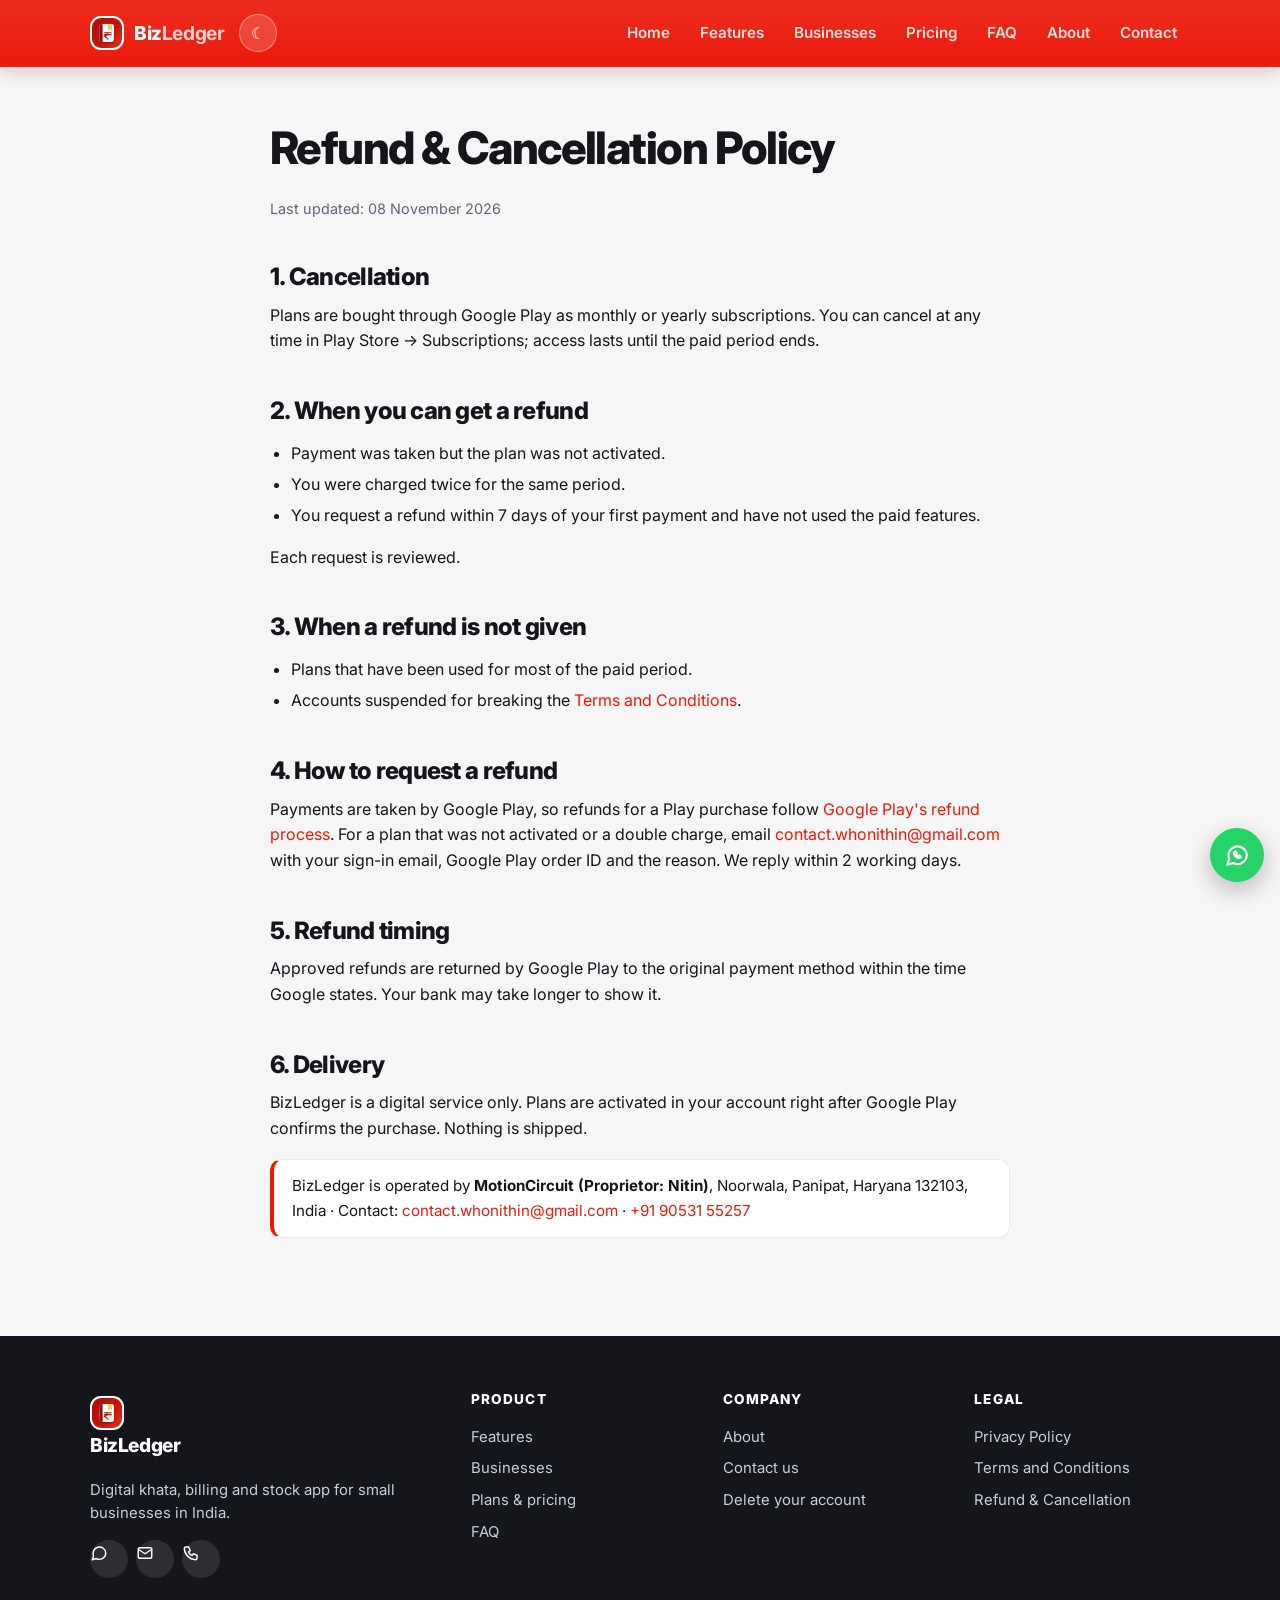
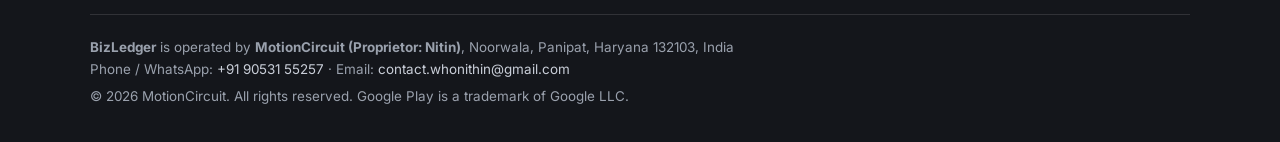
<file: refund.html>
<!DOCTYPE html>
<html lang="en">
<head>
<meta charset="utf-8">
<meta name="viewport" content="width=device-width, initial-scale=1">
<title>BizLedger – Refund & Cancellation Policy</title>
<meta name="description" content="BizLedger refund and cancellation policy: when refunds are given, how to request one and how long it takes.">
<meta name="theme-color" content="#EB190A">
<meta property="og:title" content="BizLedger – Refund & Cancellation Policy">
<meta property="og:description" content="BizLedger refund and cancellation policy: when refunds are given, how to request one and how long it takes.">
<meta property="og:type" content="website">
<meta property="og:site_name" content="BizLedger">
<meta property="og:image" content="https://motioncircuit.github.io/bizledger/assets/og.jpg">
<link rel="icon" href="favicon.ico?v=3" sizes="any">
<link rel="icon" type="image/svg+xml" href="favicon.svg?v=3">
<link rel="icon" type="image/png" sizes="32x32" href="favicon-32.png?v=3">
<link rel="apple-touch-icon" href="apple-touch-icon.png?v=3">
<link rel="manifest" href="site.webmanifest">
<link rel="preconnect" href="https://fonts.googleapis.com"><link rel="preconnect" href="https://fonts.gstatic.com" crossorigin><link href="https://fonts.googleapis.com/css2?family=Inter:wght@400;500;600;700;800&display=swap" rel="stylesheet">
<link rel="stylesheet" href="style.css?v=20">
<link rel="canonical" href="https://motioncircuit.github.io/bizledger/refund.html">
<meta name="twitter:card" content="summary_large_image">
</head>
<body>
<header class="top"><div class="wrap bar">
  <a class="brand" href="index.html"><img class="mark" src="logo.svg" width="34" height="34" alt=""><span>Biz<b>Ledger</b></span></a>
  <input type="checkbox" id="mn" class="mn-t" aria-label="Menu">
  <label for="mn" class="mn-b" aria-hidden="true"><span></span></label>
  <nav class="nav"><a href="index.html" >Home</a><a href="index.html#features">Features</a><a href="index.html#business">Businesses</a><a href="index.html#pricing">Pricing</a><a href="faq.html">FAQ</a><a href="about.html">About</a><a href="contact.html">Contact</a></nav>
  <label for="mn" class="ov" aria-hidden="true"></label>
</div></header>
<main class="doc"><div class="wrap narrow">
<h1>Refund &amp; Cancellation Policy</h1>
<p class="meta">Last updated: 08 November 2026</p>
<h2>1. Cancellation</h2>
<p>Plans are bought through Google Play as monthly or yearly subscriptions. You can cancel at any time in Play Store &rarr; Subscriptions; access lasts until the paid period ends.</p>

<h2>2. When you can get a refund</h2>
<ul>
  <li>Payment was taken but the plan was not activated.</li>
  <li>You were charged twice for the same period.</li>
  <li>You request a refund within 7 days of your first payment and have not used the paid features.</li>
</ul>
<p>Each request is reviewed.</p>

<h2>3. When a refund is not given</h2>
<ul>
  <li>Plans that have been used for most of the paid period.</li>
  <li>Accounts suspended for breaking the <a href="terms.html">Terms and Conditions</a>.</li>
</ul>

<h2>4. How to request a refund</h2>
<p>Payments are taken by Google Play, so refunds for a Play purchase follow <a href="https://support.google.com/googleplay/answer/2479637" target="_blank" rel="noopener">Google Play's refund process</a>. For a plan that was not activated or a double charge, email <a href="mailto:contact.whonithin@gmail.com">contact.whonithin@gmail.com</a> with your sign-in email, Google Play order ID and the reason. We reply within 2 working days.</p>

<h2>5. Refund timing</h2>
<p>Approved refunds are returned by Google Play to the original payment method within the time Google states. Your bank may take longer to show it.</p>

<h2>6. Delivery</h2>
<p>BizLedger is a digital service only. Plans are activated in your account right after Google Play confirms the purchase. Nothing is shipped.</p>
<div class="opbox">BizLedger is operated by <b>MotionCircuit (Proprietor: Nitin)</b>, Noorwala, Panipat, Haryana 132103, India &middot; Contact: <a href="mailto:contact.whonithin@gmail.com">contact.whonithin@gmail.com</a> &middot; <a href="tel:+919053155257">+91 90531 55257</a></div>
</div></main>
<footer class="foot"><div class="wrap">
  <div class="fgrid">
    <div>
      <a class="brand" href="index.html"><img class="mark" src="logo.svg" width="34" height="34" alt=""><span>BizLedger</span></a>
      <p class="fabout">Digital khata, billing and stock app for small businesses in India.</p><div class="soc"><a href="https://wa.me/919053155257" target="_blank" rel="noopener" aria-label="WhatsApp"><svg viewBox="0 0 24 24" width="18" height="18" fill="none" stroke="currentColor" stroke-width="1.9" stroke-linecap="round" stroke-linejoin="round"><path d="M21 12a8.5 8.5 0 0 1-12.6 7.4L3 21l1.7-5.1A8.5 8.5 0 1 1 21 12z"/></svg></a><a href="mailto:contact.whonithin@gmail.com" aria-label="Email"><svg viewBox="0 0 24 24" width="18" height="18" fill="none" stroke="currentColor" stroke-width="1.9" stroke-linecap="round" stroke-linejoin="round"><rect x="3" y="5" width="18" height="14" rx="2"/><path d="M3 7l9 6 9-6"/></svg></a><a href="tel:+919053155257" aria-label="Call"><svg viewBox="0 0 24 24" width="18" height="18" fill="none" stroke="currentColor" stroke-width="1.9" stroke-linecap="round" stroke-linejoin="round"><path d="M5 4h4l2 5-2.5 1.5a11 11 0 0 0 5 5L15 13l5 2v4a2 2 0 0 1-2 2A16 16 0 0 1 3 6a2 2 0 0 1 2-2z"/></svg></a></div>
    </div>
    <div><h4>Product</h4>
      <a href="index.html#features">Features</a><a href="index.html#business">Businesses</a><a href="index.html#pricing">Plans &amp; pricing</a><a href="faq.html">FAQ</a></div>
    <div><h4>Company</h4>
      <a href="about.html">About</a><a href="contact.html">Contact us</a><a href="delete-account.html">Delete your account</a></div>
    <div><h4>Legal</h4>
      <a href="privacy.html">Privacy Policy</a><a href="terms.html">Terms and Conditions</a><a href="refund.html">Refund &amp; Cancellation</a></div>
  </div>
  <div class="fbase">
    <p><b>BizLedger</b> is operated by <b>MotionCircuit (Proprietor: Nitin)</b>, Noorwala, Panipat, Haryana 132103, India<br>
    Phone / WhatsApp: <a href="tel:+919053155257">+91 90531 55257</a> &middot; Email: <a href="mailto:contact.whonithin@gmail.com">contact.whonithin@gmail.com</a></p>
    <p>&copy; 2026 MotionCircuit. All rights reserved. Google Play is a trademark of Google LLC.</p>
  </div>
</div></footer>
<script src="site.js?v=14" defer></script>

</body>
</html>
</file>
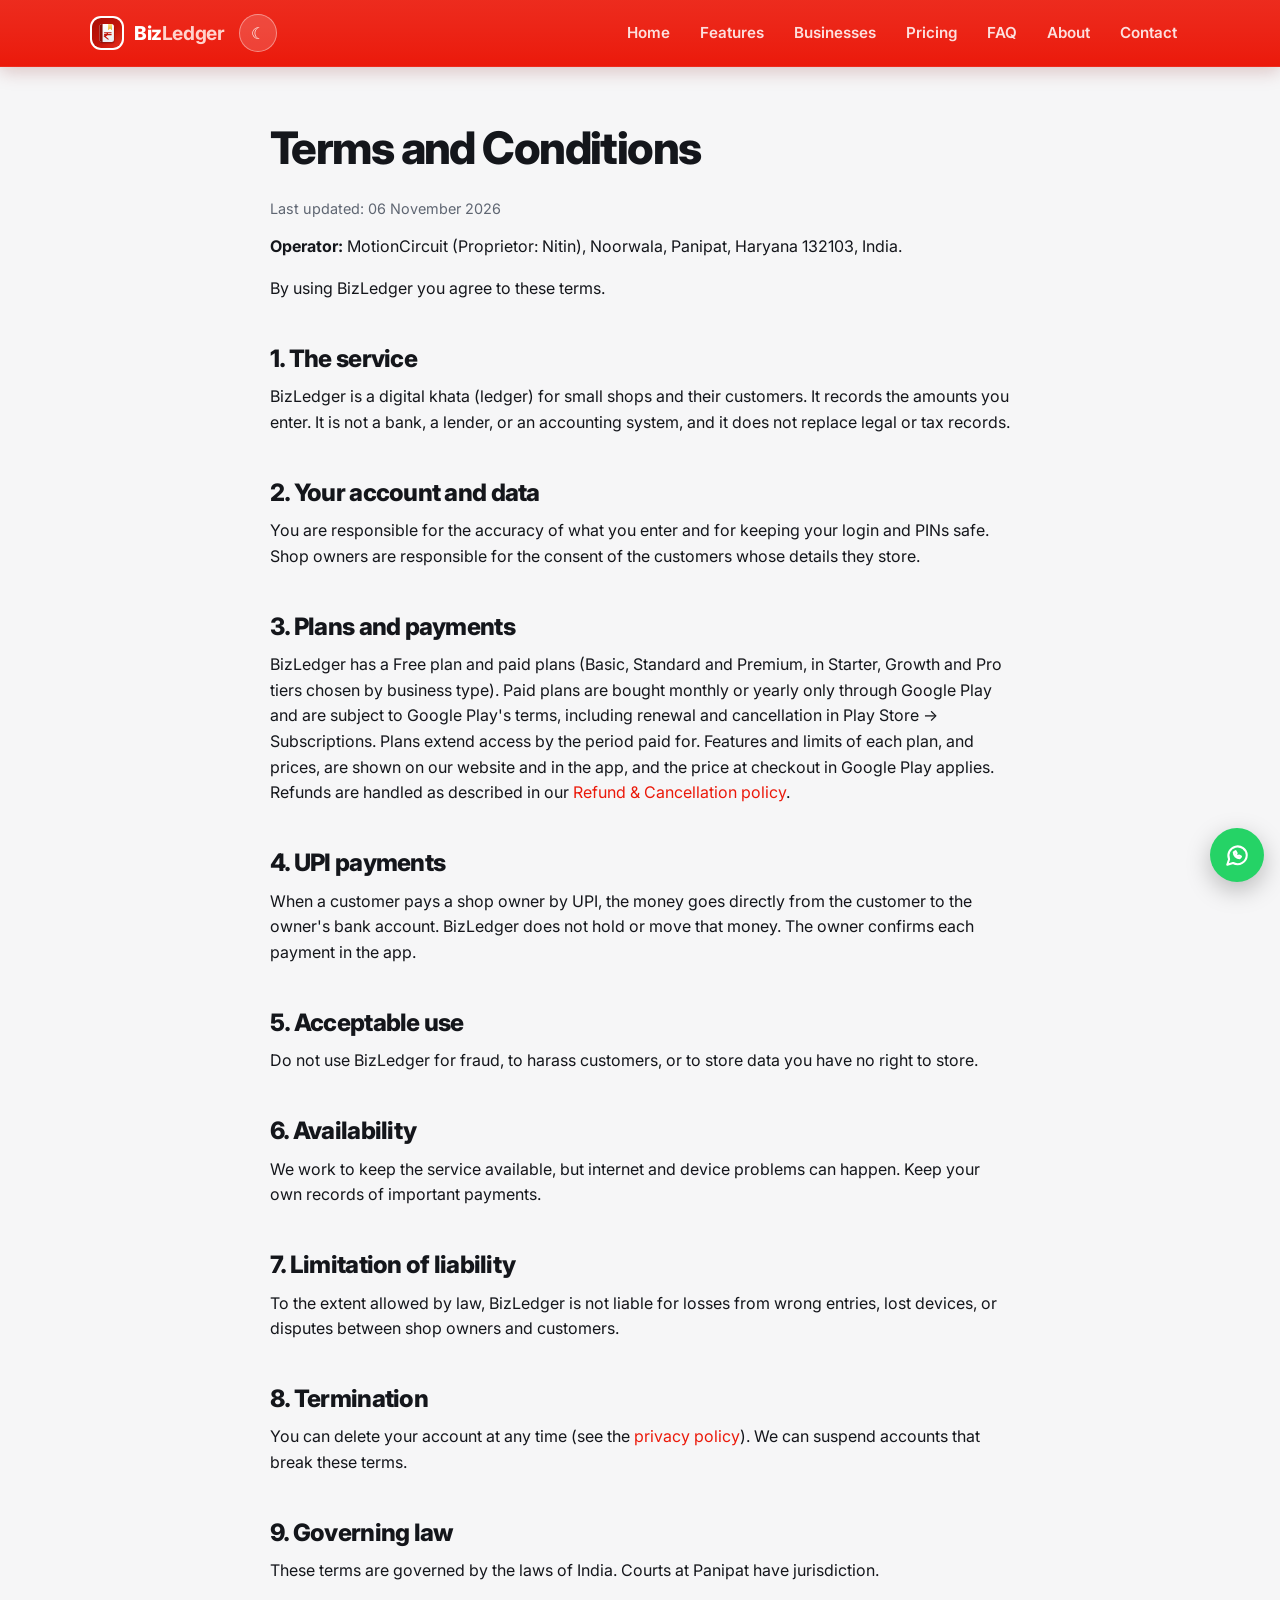
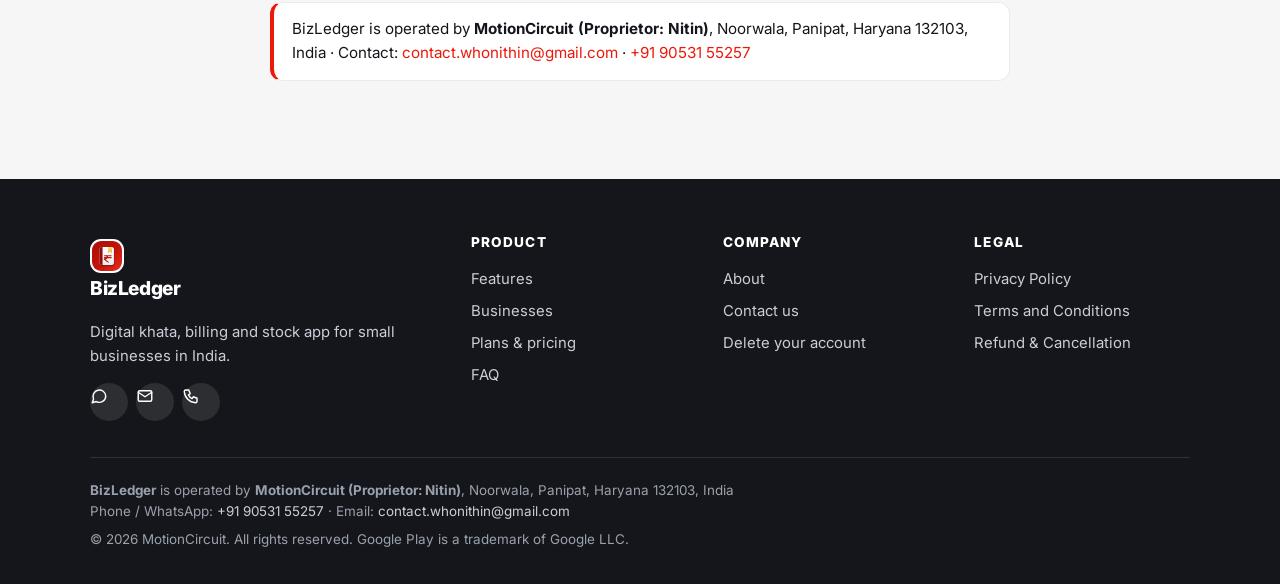
<file: terms.html>
<!DOCTYPE html>
<html lang="en">
<head>
<meta charset="utf-8">
<meta name="viewport" content="width=device-width, initial-scale=1">
<title>BizLedger – Terms and Conditions</title>
<meta name="description" content="BizLedger Terms and Conditions: the service, plans and payments, UPI payments, acceptable use and governing law.">
<meta name="theme-color" content="#EB190A">
<meta property="og:title" content="BizLedger – Terms and Conditions">
<meta property="og:description" content="BizLedger Terms and Conditions: the service, plans and payments, UPI payments, acceptable use and governing law.">
<meta property="og:type" content="website">
<meta property="og:site_name" content="BizLedger">
<meta property="og:image" content="https://motioncircuit.github.io/bizledger/assets/og.jpg">
<link rel="icon" href="favicon.ico?v=3" sizes="any">
<link rel="icon" type="image/svg+xml" href="favicon.svg?v=3">
<link rel="icon" type="image/png" sizes="32x32" href="favicon-32.png?v=3">
<link rel="apple-touch-icon" href="apple-touch-icon.png?v=3">
<link rel="manifest" href="site.webmanifest">
<link rel="preconnect" href="https://fonts.googleapis.com"><link rel="preconnect" href="https://fonts.gstatic.com" crossorigin><link href="https://fonts.googleapis.com/css2?family=Inter:wght@400;500;600;700;800&display=swap" rel="stylesheet">
<link rel="stylesheet" href="style.css?v=20">
<link rel="canonical" href="https://motioncircuit.github.io/bizledger/terms.html">
<meta name="twitter:card" content="summary_large_image">
</head>
<body>
<header class="top"><div class="wrap bar">
  <a class="brand" href="index.html"><img class="mark" src="logo.svg" width="34" height="34" alt=""><span>Biz<b>Ledger</b></span></a>
  <input type="checkbox" id="mn" class="mn-t" aria-label="Menu">
  <label for="mn" class="mn-b" aria-hidden="true"><span></span></label>
  <nav class="nav"><a href="index.html" >Home</a><a href="index.html#features">Features</a><a href="index.html#business">Businesses</a><a href="index.html#pricing">Pricing</a><a href="faq.html">FAQ</a><a href="about.html">About</a><a href="contact.html">Contact</a></nav>
  <label for="mn" class="ov" aria-hidden="true"></label>
</div></header>
<main class="doc"><div class="wrap narrow">
<h1>Terms and Conditions</h1>
<p class="meta">Last updated: 06 November 2026</p>
<p><b>Operator:</b> MotionCircuit (Proprietor: Nitin), Noorwala, Panipat, Haryana 132103, India.</p>
<p>By using BizLedger you agree to these terms.</p>

<h2>1. The service</h2>
<p>BizLedger is a digital khata (ledger) for small shops and their customers. It records the amounts you enter. It is not a bank, a lender, or an accounting system, and it does not replace legal or tax records.</p>

<h2>2. Your account and data</h2>
<p>You are responsible for the accuracy of what you enter and for keeping your login and PINs safe. Shop owners are responsible for the consent of the customers whose details they store.</p>

<h2>3. Plans and payments</h2>
<p>BizLedger has a Free plan and paid plans (Basic, Standard and Premium, in Starter, Growth and Pro tiers chosen by business type). Paid plans are bought monthly or yearly only through Google Play and are subject to Google Play's terms, including renewal and cancellation in Play Store &rarr; Subscriptions. Plans extend access by the period paid for. Features and limits of each plan, and prices, are shown on our website and in the app, and the price at checkout in Google Play applies. Refunds are handled as described in our <a href="refund.html">Refund &amp; Cancellation policy</a>.</p>

<h2>4. UPI payments</h2>
<p>When a customer pays a shop owner by UPI, the money goes directly from the customer to the owner's bank account. BizLedger does not hold or move that money. The owner confirms each payment in the app.</p>

<h2>5. Acceptable use</h2>
<p>Do not use BizLedger for fraud, to harass customers, or to store data you have no right to store.</p>

<h2>6. Availability</h2>
<p>We work to keep the service available, but internet and device problems can happen. Keep your own records of important payments.</p>

<h2>7. Limitation of liability</h2>
<p>To the extent allowed by law, BizLedger is not liable for losses from wrong entries, lost devices, or disputes between shop owners and customers.</p>

<h2>8. Termination</h2>
<p>You can delete your account at any time (see the <a href="privacy.html">privacy policy</a>). We can suspend accounts that break these terms.</p>

<h2>9. Governing law</h2>
<p>These terms are governed by the laws of India. Courts at Panipat have jurisdiction.</p>
<div class="opbox">BizLedger is operated by <b>MotionCircuit (Proprietor: Nitin)</b>, Noorwala, Panipat, Haryana 132103, India &middot; Contact: <a href="mailto:contact.whonithin@gmail.com">contact.whonithin@gmail.com</a> &middot; <a href="tel:+919053155257">+91 90531 55257</a></div>
</div></main>
<footer class="foot"><div class="wrap">
  <div class="fgrid">
    <div>
      <a class="brand" href="index.html"><img class="mark" src="logo.svg" width="34" height="34" alt=""><span>BizLedger</span></a>
      <p class="fabout">Digital khata, billing and stock app for small businesses in India.</p><div class="soc"><a href="https://wa.me/919053155257" target="_blank" rel="noopener" aria-label="WhatsApp"><svg viewBox="0 0 24 24" width="18" height="18" fill="none" stroke="currentColor" stroke-width="1.9" stroke-linecap="round" stroke-linejoin="round"><path d="M21 12a8.5 8.5 0 0 1-12.6 7.4L3 21l1.7-5.1A8.5 8.5 0 1 1 21 12z"/></svg></a><a href="mailto:contact.whonithin@gmail.com" aria-label="Email"><svg viewBox="0 0 24 24" width="18" height="18" fill="none" stroke="currentColor" stroke-width="1.9" stroke-linecap="round" stroke-linejoin="round"><rect x="3" y="5" width="18" height="14" rx="2"/><path d="M3 7l9 6 9-6"/></svg></a><a href="tel:+919053155257" aria-label="Call"><svg viewBox="0 0 24 24" width="18" height="18" fill="none" stroke="currentColor" stroke-width="1.9" stroke-linecap="round" stroke-linejoin="round"><path d="M5 4h4l2 5-2.5 1.5a11 11 0 0 0 5 5L15 13l5 2v4a2 2 0 0 1-2 2A16 16 0 0 1 3 6a2 2 0 0 1 2-2z"/></svg></a></div>
    </div>
    <div><h4>Product</h4>
      <a href="index.html#features">Features</a><a href="index.html#business">Businesses</a><a href="index.html#pricing">Plans &amp; pricing</a><a href="faq.html">FAQ</a></div>
    <div><h4>Company</h4>
      <a href="about.html">About</a><a href="contact.html">Contact us</a><a href="delete-account.html">Delete your account</a></div>
    <div><h4>Legal</h4>
      <a href="privacy.html">Privacy Policy</a><a href="terms.html">Terms and Conditions</a><a href="refund.html">Refund &amp; Cancellation</a></div>
  </div>
  <div class="fbase">
    <p><b>BizLedger</b> is operated by <b>MotionCircuit (Proprietor: Nitin)</b>, Noorwala, Panipat, Haryana 132103, India<br>
    Phone / WhatsApp: <a href="tel:+919053155257">+91 90531 55257</a> &middot; Email: <a href="mailto:contact.whonithin@gmail.com">contact.whonithin@gmail.com</a></p>
    <p>&copy; 2026 MotionCircuit. All rights reserved. Google Play is a trademark of Google LLC.</p>
  </div>
</div></footer>
<script src="site.js?v=14" defer></script>

</body>
</html>
</file>
<file: style.css>
/* BizLedger website — design follows the app (design/tokens/Theme.kt): signal red #EB190A, ink #14161B, page #F6F6F7, Inter,
   ink-black pill buttons, udhar crimson / jama green / pending orange, light panels, dark mode = charcoal + #FF5A4D accent. */
:root{
  --bg:#F6F6F7;--card:#fff;--ink:#14161B;--mut:#5F6672;--line:#E8EBF0;--line2:#DDE1E7;--soft:#EEF0F3;
  --red:#EB190A;--red-d:#B01207;--red-s:#FDECEA;--acc:#EB190A;
  --udhar:#C81E4B;--jama:#12A150;--warn:#C25A08;--info:#2563EB;
  --btn:#14161B;--onbtn:#fff;--strip:#14161B;--hdr:#EB190A;
  --sh:0 1px 2px rgba(20,22,27,.05),0 8px 24px rgba(20,22,27,.06);--sh2:0 2px 4px rgba(20,22,27,.06),0 24px 60px rgba(20,22,27,.16);
  --r:16px;--rl:24px;
}
:root[data-theme=dark]{
  --bg:#0E1014;--card:#181B21;--ink:#F2F2F2;--mut:#A0A6B1;--line:#262A31;--line2:#333843;--soft:#20242B;
  --acc:#FF5A4D;--red-s:#3A1311;--udhar:#FF7A93;--jama:#4CC38A;--warn:#FF9A3D;
  --btn:#F5F5F5;--onbtn:#14161B;--strip:#262626;--hdr:#C4140A;--sh:0 1px 2px rgba(0,0,0,.3),0 8px 24px rgba(0,0,0,.3);--sh2:0 24px 60px rgba(0,0,0,.5);
}
*{box-sizing:border-box}
html{scroll-behavior:smooth;scroll-padding-top:76px;-webkit-text-size-adjust:100%}
body{margin:0;background:var(--bg);color:var(--ink);font:16px/1.6 Inter,system-ui,-apple-system,"Segoe UI",Roboto,sans-serif;-webkit-font-smoothing:antialiased;opacity:1;transition:opacity .22s,background .25s,color .25s}
body.leaving{opacity:0}
img{max-width:100%;height:auto}
a{color:var(--acc);text-decoration:none}a:hover{text-decoration:underline}
h1,h2,h3,h4{line-height:1.15;margin:0 0 .5em;letter-spacing:-.02em;font-weight:800}
h1{font-size:clamp(2.1rem,4.6vw,3.15rem)}h2{font-size:clamp(1.6rem,3.4vw,2.4rem)}h3{font-size:1.15rem;letter-spacing:-.01em}
p{margin:0 0 1em}
.wrap{max-width:1140px;margin:0 auto;padding:0 20px}.narrow{max-width:780px}.center{text-align:center}
section{padding:84px 0}.soft{background:var(--card);border-block:1px solid var(--line)}
.eyebrow{display:inline-block;font-size:.78rem;font-weight:700;letter-spacing:.08em;text-transform:uppercase;color:var(--acc);background:var(--red-s);padding:5px 12px;border-radius:99px;margin-bottom:14px}
.eyebrow.l{margin-bottom:12px}
.sub{color:var(--mut);font-size:1.08rem;max-width:640px;margin:0 0 36px}.sub.l{margin-bottom:22px}
#features .wrap>*:not(.bento),#screens .wrap>*:not(.shots),#biz .wrap>h2,#biz .wrap>.sub,#pricing .wrap>.eyebrow,#pricing .wrap>h2,#pricing .wrap>.sub{}
.pbar{position:fixed;left:0;top:0;height:3px;width:100%;background:var(--red);transform:scaleX(0);transform-origin:0 50%;z-index:90}

/* header */
.top{position:sticky;top:0;z-index:80;background:var(--hdr);border-bottom:1px solid transparent;box-shadow:0 4px 18px rgba(120,10,4,.22);transition:box-shadow .2s}
.top.sc{border-color:transparent;box-shadow:0 6px 22px rgba(120,10,4,.32)}
.bar{display:flex;align-items:center;gap:14px;height:66px}
.brand{display:flex;align-items:center;gap:10px;font-weight:800;font-size:1.2rem;color:#fff;letter-spacing:-.02em}.brand:hover{text-decoration:none}
.brand .mark{border-radius:11px;display:block;background:#fff;padding:2px}
.brand span b{color:#FFD3CD}
.nav{display:flex;gap:4px;margin-left:auto}
.nav a{color:rgba(255,255,255,.86);font-weight:600;font-size:.95rem;padding:8px 13px;border-radius:99px}
.nav a:hover,.nav a.on{color:#fff;background:rgba(255,255,255,.18);text-decoration:none}
.thm{width:38px;height:38px;border-radius:50%;border:1px solid rgba(255,255,255,.4);background:rgba(255,255,255,.16);color:#fff;font-size:1rem;cursor:pointer;display:grid;place-items:center}
.mn-t{position:absolute;opacity:0;pointer-events:none}.mn-b,.ov{display:none}
.nav-cta{background:var(--btn)!important;color:var(--onbtn)!important}

/* buttons (app: ink-black pill, white on dark) */
.btn{display:inline-flex;align-items:center;justify-content:center;gap:8px;background:var(--btn);color:var(--onbtn);font-weight:700;font-size:1rem;padding:14px 26px;border-radius:99px;border:1px solid var(--btn);cursor:pointer;transition:transform .15s,box-shadow .2s;font-family:inherit}
.btn:hover{text-decoration:none;transform:translateY(-1px);box-shadow:0 8px 20px rgba(20,22,27,.2)}
.btn.red{background:var(--red);border-color:var(--red);color:#fff}
.btn.ghost,.btn.ghost2{background:transparent;color:var(--ink);border-color:var(--line2)}
.btn.w{background:#fff;color:#14161B;border-color:#fff}
.btn.wide{width:100%}
.btn.wa{background:transparent;box-shadow:none;max-width:none;margin:0;overflow:visible;border-radius:99px}:root[data-theme=dark] .btn.wa{background:transparent}
.band .btn.wa{color:#fff}
.btn.wa::before{content:"";width:18px;height:18px;background:currentColor;-webkit-mask:url("data:image/svg+xml,%3Csvg xmlns='http://www.w3.org/2000/svg' viewBox='0 0 24 24' fill='none' stroke='black' stroke-width='2' stroke-linecap='round' stroke-linejoin='round'%3E%3Cpath d='M21 12a8.5 8.5 0 0 1-12.6 7.4L3 21l1.7-5.1A8.5 8.5 0 1 1 21 12z'/%3E%3C/svg%3E") center/contain no-repeat;mask:url("data:image/svg+xml,%3Csvg xmlns='http://www.w3.org/2000/svg' viewBox='0 0 24 24' fill='none' stroke='black' stroke-width='2' stroke-linecap='round' stroke-linejoin='round'%3E%3Cpath d='M21 12a8.5 8.5 0 0 1-12.6 7.4L3 21l1.7-5.1A8.5 8.5 0 1 1 21 12z'/%3E%3C/svg%3E") center/contain no-repeat}

/* hero: follows light / dark theme (red lives only in the top header) */
.hero2{padding:64px 0 90px;background:radial-gradient(900px 420px at 88% 0%,var(--red-s),transparent 70%),var(--bg);color:var(--ink);position:relative;overflow:hidden}
.hgrid{display:grid;grid-template-columns:1.05fr .95fr;gap:40px;align-items:center;position:relative;z-index:1}
.pill2{display:inline-block;font-size:.85rem;font-weight:600;background:var(--red-s);color:var(--acc);padding:6px 14px;border-radius:99px;margin-bottom:18px}
.hero2 h1{color:var(--ink);margin-bottom:.4em}
.hero2 .hl{background:var(--red);color:#fff;padding:0 .22em;border-radius:12px;display:inline-block;line-height:1.2}
.lead2{font-size:1.15rem;max-width:560px;color:var(--mut)}
.cta{display:flex;flex-wrap:wrap;gap:10px;margin:26px 0 18px}
.hero2 .btn.ghost2{color:var(--ink);border-color:var(--line2)}
.gp{display:inline-flex;align-items:center;gap:10px;background:var(--soft);color:var(--ink);border:1px solid var(--line);padding:9px 16px;border-radius:14px;font-size:.92rem;font-weight:600}
.gp small{display:block;font-size:.7rem;font-weight:500;opacity:.8;text-transform:uppercase;letter-spacing:.05em;line-height:1.2}
.trust2{display:flex;flex-wrap:wrap;gap:8px 18px;list-style:none;padding:0;margin:22px 0 0;font-size:.88rem;color:var(--mut)}
.trust2 li::before{content:"✓";font-weight:800;margin-right:6px;color:var(--jama)}
.hshot{position:relative;display:flex;justify-content:center;padding-bottom:20px}
.fc{position:absolute;background:var(--card);color:var(--ink);font-weight:700;font-size:.85rem;padding:9px 14px;border-radius:14px;box-shadow:var(--sh2);z-index:3;animation:fl 5s ease-in-out infinite}
.fc.a{left:-4px;top:30%}.fc.b{left:8px;top:64%;animation-delay:-2.4s}.fc i{font-style:normal;color:var(--jama)}
@keyframes fl{50%{transform:translateY(-8px)}}

/* strip */
.strip{padding:0;position:relative;z-index:2;margin-top:-26px}
.sgrid{display:grid;grid-template-columns:repeat(4,1fr);gap:0;background:var(--card);border:1px solid var(--line);border-radius:var(--rl);box-shadow:var(--sh);overflow:hidden}
.sgrid div{padding:20px 22px;border-right:1px solid var(--line)}.sgrid div:last-child{border:0}
.sgrid b{display:block;font-size:1.05rem}.sgrid small{color:var(--mut)}

/* phone mockups (HTML recreation of the app screens) */
.phone{width:286px;flex:none;background:#0b0c0f;border-radius:42px;padding:9px;box-shadow:var(--sh2);position:relative}
.phone::before{content:"";position:absolute;top:14px;left:50%;width:70px;height:18px;background:#0b0c0f;border-radius:99px;transform:translateX(-50%);z-index:5}
.scr{text-align:left;background:#F6F6F7;color:#14161B;border-radius:34px;overflow:hidden;height:560px;position:relative;font-size:12.5px;line-height:1.35;--ink:#14161B;--mut:#5F6672;--card:#fff;--line:#E8EBF0;--soft:#EEF0F3;--udhar:#C81E4B;--jama:#12A150;--warn:#C25A08;--acc:#EB190A;--red-s:#FDECEA}
.sb{display:flex;justify-content:space-between;padding:12px 20px 0;font-weight:700;font-size:11px;position:relative;z-index:2}
.hd{background:#EB190A;color:#fff;padding:0 14px 16px;border-radius:0 0 0 0}
.hd .sb{padding:12px 6px 6px;color:#fff}
.hrow{display:flex;align-items:center;justify-content:space-between;gap:8px;padding:8px 0}
.hrow b{font-size:13.5px}.circ{width:30px;height:30px;border-radius:50%;background:rgba(255,255,255,.18);display:grid;place-items:center;flex:none}
.circ svg{width:15px;height:15px;stroke:#fff;fill:none;stroke-width:2.2;stroke-linecap:round}
.hd small{opacity:.85;font-size:11px}.bigamt{font-size:27px;font-weight:800;letter-spacing:-.02em;line-height:1.1;margin:2px 0}
.pr{display:flex;gap:7px;margin-top:10px}.pr span{flex:1;background:rgba(255,255,255,.16);border-radius:99px;padding:6px 10px;font-weight:700;font-size:11.5px;display:flex;align-items:center;gap:5px}
.ring{width:52px;height:52px;border-radius:50%;background:conic-gradient(#fff 0 68%,rgba(255,255,255,.25) 0);display:grid;place-items:center;flex:none}
.ring i{width:40px;height:40px;border-radius:50%;background:#EB190A;display:grid;place-items:center;font-style:normal;font-size:10.5px;font-weight:800}
.tl{display:grid;grid-template-columns:repeat(3,1fr);gap:7px;padding:11px 12px 0}
.tl div{background:#fff;border:1px solid var(--line);border-radius:14px;text-align:center;padding:9px 4px 8px;font-weight:600;font-size:11px;position:relative}
.tl img{width:30px;height:30px;display:block;margin:0 auto 3px}
.tl em{position:absolute;top:5px;right:8px;background:#EB190A;color:#fff;font-style:normal;font-size:9px;font-weight:800;border-radius:99px;padding:1px 5px}
.pn{background:#fff;margin-top:11px;border-radius:18px 18px 0 0;padding:12px 12px 0;height:100%}
.pn h4{font-size:13px;margin:0 0 8px}
.chp{display:flex;gap:6px;margin-bottom:6px}.chp span{border:1px solid var(--line);border-radius:99px;padding:3px 11px;font-weight:600;color:var(--mut);font-size:11px}.chp span.on{background:#14161B;color:#fff;border-color:#14161B}
.rw{display:flex;align-items:center;gap:9px;padding:8px 0;border-bottom:1px solid var(--line)}
.av{width:30px;height:30px;border-radius:50%;background:#EEDDF5;color:#7B2D9B;font-weight:800;display:grid;place-items:center;flex:none;position:relative}
.av.g{background:#DFF3E7;color:#12753C}.av.o{background:#FDEBD8;color:#A04A06}.av.b{background:#E1EAFD;color:#1D4ED8}
.rw>div{flex:1;min-width:0}.rw b{display:block;font-size:12.5px}.rw small{color:var(--mut);font-size:10.5px}
.rw em{font-style:normal;font-weight:800;font-size:12.5px}.rw .r{color:var(--udhar)}.rw .g{color:var(--jama)}
.nv{position:absolute;left:10px;right:10px;bottom:10px;height:52px;background:#fff;border:1px solid var(--line);border-radius:99px;display:flex;align-items:center;justify-content:space-around;box-shadow:0 6px 18px rgba(20,22,27,.12);font-size:9.5px;font-weight:600;color:var(--mut)}
.nv span{display:grid;justify-items:center;gap:1px;width:18%}.nv svg{width:17px;height:17px;stroke:currentColor;fill:none;stroke-width:2;stroke-linecap:round;stroke-linejoin:round}.nv .on{color:#14161B}
.nv .plus{width:46px;height:46px;border-radius:50%;background:#14161B;color:#fff;display:grid;place-items:center;margin-top:-22px;font-size:26px;font-weight:300;line-height:1;border:4px solid #F6F6F7;box-sizing:content-box;width:42px;height:42px}
.tb{display:flex;align-items:center;gap:10px;background:#EB190A;color:#fff;padding:0 14px 12px;font-weight:700;font-size:14px;flex-wrap:wrap}
.tb .sb{width:100%;padding:12px 6px 4px}
.sf{display:flex;align-items:center;gap:7px;border:1px solid var(--line2,#DDE1E7);background:#fff;border-radius:99px;padding:7px 12px;color:var(--mut);margin:0 12px}
.sf svg{width:14px;height:14px;stroke:currentColor;fill:none;stroke-width:2.2}
.cst{margin:10px 12px 0;background:#fff;border:1px solid var(--line);border-radius:14px;padding:9px 12px;display:flex;align-items:center;gap:9px}
.cst b{font-size:12.5px;display:block}.cst small{color:var(--udhar);font-weight:700}
.sum{position:absolute;left:0;right:0;bottom:0;background:#fff;border-top:1px solid var(--line);padding:11px 14px 14px;border-radius:18px 18px 0 0;box-shadow:0 -8px 24px rgba(20,22,27,.07)}
.sum .l{display:flex;justify-content:space-between;font-size:11.5px;color:var(--mut);margin-bottom:3px}.sum .l.t{color:#14161B;font-size:15px;font-weight:800;margin:5px 0 8px}
.qk{display:flex;gap:6px;margin-bottom:9px}.qk span{border:1px solid var(--line);border-radius:99px;padding:4px 11px;font-weight:700;font-size:11px}.qk span.on{background:#14161B;color:#fff;border-color:#14161B}
.pill-b{background:#14161B;color:#fff;border-radius:99px;text-align:center;font-weight:700;padding:11px;font-size:13px}
.kpi{display:grid;grid-template-columns:1fr 1fr;gap:7px;padding:11px 12px 0}
.kpi div{background:#fff;border:1px solid var(--line);border-radius:14px;padding:9px 11px}.kpi small{color:var(--mut);font-size:10.5px;display:block}.kpi b{font-size:16px}
.chart{margin:9px 12px 0;background:#fff;border:1px solid var(--line);border-radius:14px;padding:10px 12px 8px}
.chart h5{margin:0 0 6px;font-size:12px}.cb{display:flex;align-items:flex-end;gap:7px;height:96px}.cb u{flex:1;border-radius:5px 5px 2px 2px;background:#EB190A;text-decoration:none}.cb u:nth-child(odd){background:#12A150}
.cl{display:flex;gap:7px;color:var(--mut);font-size:9.5px;margin-top:4px}.cl span{flex:1;text-align:center}
.ofc{margin:10px 12px 0;border-radius:16px;overflow:hidden;color:#fff;padding:14px;position:relative;background:linear-gradient(135deg,#B01207,#EB190A 60%,#FF5A4D)}
.ofc small{opacity:.85;font-size:10.5px}.ofc b{display:block;font-size:17px;line-height:1.15;margin:3px 0 4px}.ofc .cta2s{display:flex;gap:6px;margin-top:9px}.ofc .cta2s span{background:rgba(255,255,255,.2);border-radius:99px;padding:4px 11px;font-weight:700;font-size:10.5px}
.slides{position:relative}.shots{display:flex;gap:22px;justify-content:center;flex-wrap:wrap}
.shots figure{margin:0;text-align:center;max-width:286px}.shots figcaption{margin-top:18px;color:var(--mut);font-size:.95rem}.shots figcaption b{display:block;color:var(--ink);font-size:1.05rem;margin-bottom:2px}
.shots .phone{margin:0 auto}

/* bento */
.bento{display:grid;grid-template-columns:repeat(4,1fr);gap:16px}
.bc{background:var(--card);border:1px solid var(--line);border-radius:var(--rl);padding:24px;box-shadow:var(--sh);display:flex;flex-direction:column}
.bc.big{grid-column:span 2}.bc.wide{grid-column:span 2}
.bc h3{margin:14px 0 6px}.bc p{color:var(--mut);margin:0;font-size:.97rem}
.ico{width:52px;height:52px;border-radius:15px;background:var(--soft);display:grid;place-items:center;flex:none}
.ico img{width:36px;height:36px;display:block}
:root[data-theme=dark] .ico{background:#2a2f38}
.mi{margin-top:auto;padding-top:18px;display:flex;gap:8px;flex-wrap:wrap;align-items:center}
.mi.rows{flex-direction:column;align-items:stretch;gap:0}.mi.rows span{display:flex;justify-content:space-between;padding:9px 0;border-top:1px solid var(--line);font-size:.95rem}.mi.rows em{font-style:normal;font-weight:800}
.r{color:var(--udhar)}.g{color:var(--jama)}.o{color:var(--warn)}
.chip,.tag{display:inline-block;font-size:.8rem;font-weight:700;background:var(--soft);color:var(--ink);padding:5px 11px;border-radius:99px}
.tag.g{background:#DFF3E7;color:#0C7A3B}.tag.o{background:#FDEBD8;color:#A04A06}.tag.r{background:var(--red-s);color:var(--acc)}
:root[data-theme=dark] .tag.g{background:#10301F;color:#4CC38A}:root[data-theme=dark] .tag.o{background:#3a2610;color:#FF9A3D}

/* two columns */
.split{display:grid;grid-template-columns:1fr 1fr;gap:56px;align-items:center}
.chips{display:flex;flex-wrap:wrap;gap:8px}.chips span{background:var(--card);border:1px solid var(--line);padding:7px 14px;border-radius:99px;font-weight:600;font-size:.9rem}
.wa{background:#E7DDD0;border-radius:var(--rl);overflow:hidden;box-shadow:var(--sh);max-width:420px;margin:auto}
:root[data-theme=dark] .wa{background:#1b2a24}
.wah{background:#075E54;color:#fff;padding:12px 16px;display:flex;gap:10px;align-items:center}.wah i{width:34px;height:34px;border-radius:50%;background:#fff;color:#075E54;display:grid;place-items:center;font-style:normal;font-weight:800}
.bub{background:#fff;color:#14161B;margin:18px 16px 22px 16px;padding:12px 14px;border-radius:4px 14px 14px 14px;max-width:88%;font-size:.93rem;box-shadow:0 1px 1px rgba(0,0,0,.12)}
.bub small{display:block;text-align:right;color:#667;font-size:.72rem;margin-top:4px}
.qr{width:104px;height:104px;margin:10px 0 4px;border-radius:8px;background:url("data:image/svg+xml,%3Csvg xmlns='http://www.w3.org/2000/svg' viewBox='0 0 21 21' shape-rendering='crispEdges'%3E%3Crect width='21' height='21' fill='white'/%3E%3Cg fill='%2314161B'%3E%3Cpath d='M0 0h7v7H0zM14 0h7v7h-7zM0 14h7v7H0z'/%3E%3C/g%3E%3Cg fill='white'%3E%3Cpath d='M1 1h5v5H1zM15 1h5v5h-5zM1 15h5v5H1z'/%3E%3C/g%3E%3Cg fill='%2314161B'%3E%3Cpath d='M2 2h3v3H2zM16 2h3v3h-3zM2 16h3v3H2zM9 0h2v2H9zM9 3h3v2H9zM8 6h2v2H8zM11 8h3v2h-3zM8 9h2v3H8zM12 11h2v2h-2zM15 9h2v2h-2zM18 8h3v2h-3zM9 14h3v2H9zM13 14h2v3h-2zM16 13h2v2h-2zM19 12h2v3h-2zM9 18h2v3H9zM12 18h3v2h-3zM16 17h3v2h-3zM19 18h2v3h-2zM0 8h2v2H0zM3 9h3v2H3zM0 11h4v2H0zM6 11h2v2H6z'/%3E%3C/g%3E%3C/svg%3E") center/cover;border:5px solid #fff;outline:1px solid #E8EBF0}

/* businesses */
.bgrid{display:grid;grid-template-columns:repeat(auto-fill,minmax(150px,1fr));gap:12px}
.bz{background:var(--card);border:1px solid var(--line);border-radius:var(--r);padding:16px 14px;text-align:center;font-weight:700;font-size:.93rem;position:relative}
.bz small{display:block;color:var(--mut);font-weight:500;font-size:.78rem;margin-top:3px}
.bz.live{border-color:color-mix(in srgb,var(--jama) 40%,var(--line))}
.bz.live::after{content:"Live";position:absolute;top:8px;right:8px;font-size:.62rem;font-weight:800;letter-spacing:.05em;text-transform:uppercase;color:#0C7A3B;background:#DFF3E7;border-radius:99px;padding:2px 7px}
.bz.soon{opacity:.72}
.bz .e{font-size:1.5rem;display:block;margin-bottom:4px}
.soonrow{margin-top:18px;color:var(--mut);font-size:.95rem}.soonrow b{color:var(--ink)}

/* compare table */
.duo{display:grid;grid-template-columns:1.1fr .9fr;gap:48px;align-items:start}
.tw{overflow-x:auto;border:1px solid var(--line);border-radius:var(--r);background:var(--card)}
.cmp{width:100%;border-collapse:collapse;font-size:.95rem}.cmp th,.cmp td{padding:13px 16px;text-align:left;border-bottom:1px solid var(--line)}
.cmp tr:last-child td{border:0}.cmp th{font-size:.8rem;text-transform:uppercase;letter-spacing:.06em;color:var(--mut);background:var(--soft)}.cmp td:last-child{font-weight:700;color:var(--jama)}
.cmp td:nth-child(2){color:var(--mut)}
.cmp.mx td:nth-child(n+2),.cmp.mx th:nth-child(n+2){text-align:center}.cmp.mx td:last-child{color:inherit}
.cmp.mx .y{color:var(--jama);font-weight:800}.cmp.mx .n{color:var(--line2)}.cmp.mx .grp td{background:var(--soft);font-size:.75rem;text-transform:uppercase;letter-spacing:.08em;color:var(--mut);font-weight:800}

/* offer card + referral flip */
.duo-t{font-size:1.55rem}.ul{background:linear-gradient(transparent 62%,rgba(235,25,10,.25) 0);}
.flip{display:grid}.face{grid-area:1/1;transition:opacity .6s,transform .6s}
.f2{opacity:0;transform:translateY(12px);pointer-events:none}
.flip.alt .f1{opacity:0;transform:translateY(-12px);pointer-events:none}.flip.alt .f2{opacity:1;transform:none;pointer-events:auto}
.ocard{position:relative;background:var(--card);border:1px solid var(--line);border-radius:var(--rl);padding:30px 26px 26px;box-shadow:var(--sh);overflow:hidden;height:100%}
.ocard.dark{background:#14161B;color:#fff;border-color:#14161B}
.ocard.dark p,.ocard.dark li{color:rgba(255,255,255,.82)}
.ribbon{position:absolute;top:16px;right:16px;font-size:.7rem;font-weight:800;text-transform:uppercase;letter-spacing:.06em;background:var(--red);color:#fff;padding:4px 11px;border-radius:99px}.ribbon.alt{background:#fff;color:#14161B}
.ocard h3{font-size:1.35rem;margin:0 0 14px;max-width:80%}
.tick{display:flex;align-items:baseline;gap:12px;flex-wrap:wrap}.tick s{color:var(--mut);font-size:1.3rem}.tick b{font-size:3.6rem;line-height:1;color:var(--ink);letter-spacing:-.04em}.d7{background:var(--red-s);color:var(--acc);font-weight:800;border-radius:99px;padding:3px 12px;font-size:.85rem}
.tick-s{color:var(--mut);margin:8px 0 14px}
.ck,.stp{list-style:none;padding:0;margin:0 0 18px}.ck li{display:flex;gap:10px;align-items:flex-start;padding:5px 0;font-size:.97rem}
.ck svg{width:20px;height:20px;flex:none;margin-top:2px;fill:var(--jama);stroke:#fff;stroke-width:2.4;fill:var(--jama)}
.ref-s{margin:0 0 16px}
.flow{display:flex;align-items:center;gap:10px;margin:6px 0 16px}.node{text-align:center;flex:none}
.av2{width:54px;height:54px;border-radius:50%;background:#fff;color:#14161B;display:grid;place-items:center;font-weight:800;font-size:.8rem;margin:0 auto 5px}.av2.fr{background:var(--red);color:#fff}
.freetag{font-size:.68rem;font-weight:800;letter-spacing:.05em;background:rgba(255,255,255,.14);padding:2px 9px;border-radius:99px}.freetag.you{background:var(--jama);color:#fff}
.track{flex:1;height:2px;background:repeating-linear-gradient(90deg,rgba(255,255,255,.4) 0 6px,transparent 6px 12px);position:relative}.track em{position:absolute;left:50%;top:-12px;font-style:normal;background:var(--red);border-radius:50%;width:24px;height:24px;display:grid;place-items:center;font-size:.8rem;transform:translateX(-50%)}.track u{display:none}
.code{border:1.5px dashed rgba(255,255,255,.4);border-radius:14px;padding:10px 14px;margin-bottom:14px;position:relative;overflow:hidden}.code small{display:block;opacity:.7;font-size:.72rem;text-transform:uppercase;letter-spacing:.06em}.code b{font-size:1.25rem;letter-spacing:.08em}
.stp li{display:flex;gap:10px;align-items:flex-start;padding:4px 0;font-size:.92rem}.stp b{flex:none;width:22px;height:22px;border-radius:50%;background:var(--red);color:#fff;display:grid;place-items:center;font-size:.75rem}
.dots{display:flex;gap:6px;justify-content:center;margin-top:14px}.dots i{width:8px;height:8px;border-radius:50%;background:var(--line2);cursor:pointer}.dots i.on{background:var(--red);width:22px;border-radius:99px}
.sp{display:none}

/* offers section */
.ogrid{display:grid;grid-template-columns:1fr 1fr;gap:56px;align-items:center}
.tpl{display:flex;flex-wrap:wrap;gap:8px;margin:18px 0 24px}
.tpl span{border:1px solid var(--line2);background:var(--card);border-radius:99px;padding:7px 14px;font-weight:600;font-size:.9rem}
.ofs{display:flex;gap:14px;justify-content:center;align-items:flex-start;flex-wrap:wrap}
.lbl{list-style:none;padding:0;margin:0}.lbl li{display:flex;gap:10px;padding:6px 0}.lbl li::before{content:"✓";color:var(--jama);font-weight:800}

/* steps */
.grid3{display:grid;grid-template-columns:repeat(3,1fr);gap:18px}.grid2{display:grid;grid-template-columns:1fr 1fr;gap:16px}
.steps .step{background:var(--bg);border:1px solid var(--line);border-radius:var(--rl);padding:26px}
.n{width:38px;height:38px;border-radius:50%;background:var(--red);color:#fff;font-weight:800;display:grid;place-items:center;margin-bottom:14px}
.step p{color:var(--mut);margin:0}
.grid4{display:grid;grid-template-columns:repeat(4,1fr);gap:18px}

/* pricing */
.tier{display:flex;gap:6px;background:var(--soft);padding:5px;border-radius:99px;width:max-content;max-width:100%;overflow:auto;margin:0 0 10px}
.tier button,.bill button{border:0;background:transparent;color:var(--mut);font:600 .93rem Inter,system-ui,sans-serif;padding:9px 18px;border-radius:99px;cursor:pointer;white-space:nowrap}
.tier button.on,.bill button.on{background:var(--btn);color:var(--onbtn)}
.bill{display:flex;gap:6px;background:var(--soft);padding:5px;border-radius:99px;width:max-content;margin:0 0 22px}
.bill i{font-style:normal;font-size:.7rem;font-weight:800;background:var(--jama);color:#fff;border-radius:99px;padding:2px 7px;margin-left:5px}
.tiernote{color:var(--mut);font-size:.95rem;margin:4px 0 24px;min-height:1.6em}
.plans{display:grid;grid-template-columns:repeat(4,1fr);gap:16px;align-items:stretch}
.plan{background:var(--card);border:1px solid var(--line);border-radius:var(--rl);padding:26px 22px;display:flex;flex-direction:column;position:relative;box-shadow:var(--sh)}
.plan.pop{border:2px solid var(--red)}
.plan h3{margin:0 0 2px;font-size:1.15rem}.plan .tg{color:var(--mut);font-size:.88rem;margin:0 0 14px;min-height:2.6em}
.best{position:absolute;top:-12px;left:22px;background:var(--red);color:#fff;font-size:.7rem;font-weight:800;text-transform:uppercase;letter-spacing:.06em;padding:4px 12px;border-radius:99px}
.price{font-size:2.5rem;font-weight:800;letter-spacing:-.04em;line-height:1}.price small{font-size:.9rem;color:var(--mut);font-weight:600;letter-spacing:0}
.yr{color:var(--mut);font-size:.85rem;margin:6px 0 16px;min-height:1.3em}
.plan ul{list-style:none;padding:0;margin:0 0 20px;flex:1;font-size:.92rem}.plan li{display:flex;gap:9px;padding:4px 0}.plan li::before{content:"✓";color:var(--jama);font-weight:800;flex:none}
.plan li.no{color:var(--mut);opacity:.7}.plan li.no::before{content:"–";color:var(--mut)}
.plan li.hd2{font-weight:700;color:var(--ink);padding-top:10px}.plan li.hd2::before{content:""}
.plan .btn{padding:12px 20px;font-size:.95rem}
.note{color:var(--mut);font-size:.88rem;margin-top:20px}
details.more{margin-top:26px;background:var(--card);border:1px solid var(--line);border-radius:var(--r);padding:6px 18px}details.more summary{cursor:pointer;font-weight:700;padding:12px 0;list-style:none}details.more summary::after{content:"+";float:right;font-size:1.3rem;line-height:1}details.more[open] summary::after{content:"–"}
details.more .tw{border:0;margin-bottom:12px}
.pback{display:grid;grid-template-columns:repeat(3,1fr);gap:12px;margin-top:22px}
.pback div{background:var(--card);border:1px solid var(--line);border-radius:var(--r);padding:14px 16px;font-size:.9rem;color:var(--mut)}.pback b{display:block;color:var(--ink);margin-bottom:2px}

/* faq */
.faq details{background:var(--card);border:1px solid var(--line);border-radius:var(--r);margin-bottom:10px;padding:0 20px}
.faq summary{cursor:pointer;font-weight:700;padding:17px 0;list-style:none;display:flex;justify-content:space-between;gap:12px}.faq summary::-webkit-details-marker{display:none}
.faq summary::after{content:"+";font-size:1.4rem;line-height:1;color:var(--acc)}.faq details[open] summary::after{content:"–"}
.faq details p{color:var(--mut);margin:0 0 16px}

/* band + footer */
.band{background:var(--strip);color:#fff;padding:72px 0;position:relative;overflow:hidden}
.band h2{color:#fff}.band p{color:rgba(255,255,255,.9);font-size:1.1rem}
.cta2{display:flex;gap:10px;justify-content:center;flex-wrap:wrap;margin:22px 0}
.band .btn.ghost2{color:#fff;border-color:rgba(255,255,255,.55)}
.badges{display:flex;gap:8px 20px;justify-content:center;flex-wrap:wrap;list-style:none;padding:0;margin:20px 0 0;font-size:.9rem;color:rgba(255,255,255,.9)}.badges li::before{content:"✓ ";font-weight:800}
.foot{background:#14161B;color:#C9CED8;padding:56px 0 28px;font-size:.93rem}
:root[data-theme=dark] .foot{background:#0A0C0F}
.foot a{color:#C9CED8}.foot .brand{color:#fff}
.fgrid{display:grid;grid-template-columns:1.6fr 1fr 1fr 1fr;gap:36px}
.fgrid h4{color:#fff;font-size:.85rem;text-transform:uppercase;letter-spacing:.08em;margin-bottom:14px}.fgrid div>a{display:block;padding:4px 0}
.fabout{margin:14px 0}.soc{display:flex;gap:8px}.soc a{width:38px;height:38px;border-radius:50%;background:rgba(255,255,255,.1);display:grid;place-items:center;color:#fff;padding:0}
.fbase{border-top:1px solid rgba(255,255,255,.12);margin-top:36px;padding-top:22px;font-size:.84rem;color:#9AA1AD}.fbase p{margin:0 0 6px}

/* floating */
.wafab{position:fixed;right:16px;bottom:18px;width:54px;height:54px;border-radius:50%;background:#25D366;display:grid;place-items:center;box-shadow:0 8px 24px rgba(0,0,0,.25);z-index:70}
.upfab{position:fixed;right:22px;bottom:84px;width:42px;height:42px;border-radius:50%;border:1px solid var(--line2);background:var(--card);color:var(--ink);display:grid;place-items:center;cursor:pointer;opacity:0;pointer-events:none;transition:opacity .2s;z-index:70}.upfab.show{opacity:1;pointer-events:auto}
.mbar{display:none}

/* reveal */
.rv{opacity:0;transform:translateY(18px);transition:opacity .6s,transform .6s}.rv.in{opacity:1;transform:none}.d1{transition-delay:.08s}.d2{transition-delay:.16s}.d3{transition-delay:.24s}

/* inner pages */
.doc{padding:56px 0 80px}.doc h1{font-size:clamp(2rem,4.4vw,2.8rem)}.doc h2{font-size:1.5rem;margin-top:1.8em}.doc h3{margin-top:1.4em}
.doc .lead{font-size:1.12rem;color:var(--mut);margin-bottom:28px}.doc ul,.doc ol{padding-left:1.3em;color:var(--ink)}.doc li{margin:.35em 0}
.meta{color:var(--mut);font-size:.9rem}
.opbox,.note-box{background:var(--card);border:1px solid var(--line);border-left:4px solid var(--red);border-radius:12px;padding:14px 18px;margin:18px 0;font-size:.95rem}
.card{background:var(--card);border:1px solid var(--line);border-radius:var(--r);padding:20px;box-shadow:var(--sh)}.card h3{margin-top:0}.card p{margin:0;color:var(--mut)}
.cform{display:grid;gap:14px;margin:18px 0 28px}.cform label{display:grid;gap:6px;font-weight:600;font-size:.92rem}
.cform input,.cform select,.cform textarea{font:inherit;padding:12px 14px;border:1px solid var(--line2);border-radius:12px;background:var(--card);color:var(--ink)}
.cform input:focus,.cform select:focus,.cform textarea:focus{outline:2px solid var(--red);outline-offset:1px}
.row2{display:grid;grid-template-columns:1fr 1fr;gap:14px}.fmsg{margin:0;font-weight:600}.fmsg.ok{color:var(--jama)}.fmsg.err{color:var(--udhar)}
:focus-visible{outline:2px solid var(--red);outline-offset:2px}

@media(max-width:1000px){
  .bento{grid-template-columns:repeat(2,1fr)}.plans{grid-template-columns:repeat(2,1fr)}.grid4{grid-template-columns:repeat(2,1fr)}
  .duo,.split,.ogrid,.hgrid{grid-template-columns:1fr}.hgrid{gap:10px}.fgrid{grid-template-columns:1fr 1fr}
}
@media(max-width:820px){
  .mn-b{display:grid;place-items:center;width:40px;height:40px;cursor:pointer;margin-left:0;border-radius:50%;border:1px solid var(--line2);background:var(--card)}
  .mn-b span,.mn-b span::before,.mn-b span::after{display:block;width:16px;height:2px;background:var(--ink);border-radius:2px;position:relative;content:""}
  .mn-b span::before{position:absolute;top:-5px}.mn-b span::after{position:absolute;top:5px}
  .thm{margin-left:auto}
  .nav{position:fixed;top:66px;left:0;right:0;flex-direction:column;background:var(--bg);padding:12px 20px 20px;border-bottom:1px solid var(--line);transform:translateY(-130%);transition:transform .25s;margin:0;z-index:79}
  .nav a{padding:13px 14px;font-size:1.02rem;color:var(--mut)}.nav a:hover,.nav a.on{color:var(--ink);background:var(--soft)}
  .mn-t:checked~.nav{transform:none}.mn-t:checked~.ov{display:block;position:fixed;inset:66px 0 0;background:rgba(0,0,0,.4);z-index:78}
}
@media(max-width:700px){
  section{padding:60px 0}.sgrid{grid-template-columns:1fr 1fr}.sgrid div:nth-child(2){border-right:0}.sgrid div:nth-child(-n+2){border-bottom:1px solid var(--line)}
  .bento,.plans,.grid3,.grid2,.pback,.row2,.grid4{grid-template-columns:1fr}.bc.big,.bc.wide{grid-column:auto}
  .fgrid{grid-template-columns:1fr}.fc{display:none}.hero2{padding-top:36px}
  .mbar{display:block;position:fixed;left:14px;right:84px;bottom:18px;background:var(--btn);color:var(--onbtn);text-align:center;font-weight:700;padding:15px;border-radius:99px;z-index:69;transform:translateY(160%);transition:transform .25s;box-shadow:0 8px 24px rgba(0,0,0,.25)}.mbar.show{transform:none}.mbar:hover{text-decoration:none}
  .tier{width:100%}.bill{width:100%}.bill button{flex:1}
}
@media(prefers-reduced-motion:reduce){*{animation:none!important;transition:none!important}.rv{opacity:1;transform:none}html{scroll-behavior:auto}}

.scr.sm{height:480px}

/* =====================================================================
   PREMIUM LAYER (v20): hover motion, branded Google Play badge, polish
   ===================================================================== */
::selection{background:var(--red);color:#fff}
html{scrollbar-width:thin;scrollbar-color:var(--line2) transparent}
body{text-rendering:optimizeLegibility}
h1{letter-spacing:-.035em}h2{letter-spacing:-.03em}

/* header: soft depth */
.top{background:linear-gradient(180deg,color-mix(in srgb,var(--hdr) 92%,#fff),var(--hdr))}
.brand .mark{transition:transform .35s cubic-bezier(.2,.8,.2,1)}
.brand:hover .mark{transform:rotate(-6deg) scale(1.08)}
.nav a{transition:background .2s,color .2s,transform .2s}
.nav a:hover{transform:translateY(-1px)}
.thm{transition:transform .35s cubic-bezier(.2,.8,.2,1),background .2s}
.thm:hover{transform:rotate(25deg) scale(1.08);background:rgba(255,255,255,.28)}

/* buttons: lift, sheen sweep, ink turns brand red on hover */
.btn{position:relative;overflow:hidden;isolation:isolate;transition:transform .28s cubic-bezier(.2,.8,.2,1),box-shadow .28s,background .25s,border-color .25s,color .25s}
.btn::after{content:"";position:absolute;inset:0;z-index:-1;pointer-events:none;opacity:0;background:linear-gradient(110deg,transparent 30%,rgba(255,255,255,.38) 50%,transparent 70%);transform:translateX(-130%);transition:transform 0s .7s,opacity .2s}
.btn:hover::after{opacity:1;transform:translateX(130%);transition:transform .7s,opacity .1s}
.btn:hover{transform:translateY(-3px);box-shadow:0 14px 30px rgba(20,22,27,.22)}
.btn:active{transform:translateY(0) scale(.97);box-shadow:0 4px 10px rgba(20,22,27,.2);transition-duration:.08s}
.btn:not(.ghost):not(.ghost2):not(.red):not(.w):not(.nav-cta):hover{background:var(--red);border-color:var(--red);color:#fff;box-shadow:0 14px 32px rgba(235,25,10,.38)}
.btn.red:hover{background:var(--red-d);border-color:var(--red-d);box-shadow:0 14px 32px rgba(235,25,10,.4)}
.btn.ghost:hover,.btn.ghost2:hover{background:var(--soft);border-color:var(--ink)}
.band .btn.ghost2:hover{background:rgba(255,255,255,.14);border-color:#fff}
.btn.w:hover{background:#fff;box-shadow:0 14px 32px rgba(255,255,255,.22)}
.nav-cta:hover{background:var(--red)!important;color:#fff!important}
.hero2 .btn{padding:14px 24px}
.hero2 .cta{gap:12px}

/* branded Google Play badge (replace with Google's official badge file when the app is live) */
.gplay{position:relative;display:inline-flex;align-items:center;gap:11px;margin-top:6px;background:#000;color:#fff;border:1.5px solid #A6A6A6;border-radius:12px;padding:8px 20px 8px 14px;min-height:56px;box-shadow:0 6px 18px rgba(0,0,0,.18);transition:transform .28s cubic-bezier(.2,.8,.2,1),box-shadow .28s,border-color .2s}
.gplay:hover{text-decoration:none;transform:translateY(-4px);border-color:#fff;box-shadow:0 18px 36px rgba(0,0,0,.34)}
.gplay:active{transform:translateY(-1px) scale(.98)}
.gplay .gl{flex:none;transition:transform .35s cubic-bezier(.2,.8,.2,1)}
.gplay:hover .gl{transform:scale(1.14) rotate(-6deg)}
.gplay .gt{display:flex;flex-direction:column;line-height:1;text-align:left}
.gplay .gt small{font-size:.62rem;font-weight:600;letter-spacing:.09em;opacity:.92;margin-bottom:3px}
.gplay .gt b{font-size:1.42rem;font-weight:600;letter-spacing:-.01em;font-family:"Google Sans","Product Sans",Inter,system-ui,sans-serif}
.gplay .soon{position:absolute;top:-10px;right:-8px;font-style:normal;font-size:.6rem;font-weight:800;letter-spacing:.06em;text-transform:uppercase;background:var(--red);color:#fff;padding:3px 9px;border-radius:99px;box-shadow:0 4px 10px rgba(235,25,10,.4)}
:root[data-theme=dark] .gplay{border-color:#8A8A8A;box-shadow:0 6px 18px rgba(0,0,0,.5)}

/* hero polish */
.hero2::before{content:"";position:absolute;inset:0;background-image:radial-gradient(color-mix(in srgb,var(--ink) 16%,transparent) 1px,transparent 1.2px);background-size:24px 24px;-webkit-mask-image:radial-gradient(ellipse 60% 70% at 70% 35%,#000,transparent 75%);mask-image:radial-gradient(ellipse 60% 70% at 70% 35%,#000,transparent 75%);pointer-events:none;opacity:.55}
.hero2 h1{font-size:clamp(2.2rem,4.5vw,3.2rem);line-height:1.1}
.hero2 .hl{background:linear-gradient(135deg,#FF4A38,#EB190A 55%,#C4140A);box-shadow:0 10px 28px rgba(235,25,10,.35)}
.pill2{border:1px solid color-mix(in srgb,var(--red) 22%,transparent);backdrop-filter:blur(6px)}
.phone{animation:phf 7s ease-in-out infinite;transition:box-shadow .4s}
.phone:hover{box-shadow:0 40px 90px rgba(235,25,10,.28),var(--sh2)}
@keyframes phf{50%{transform:translateY(-10px)}}
.shots .phone{animation:none}

/* cards: lift + glow + icon wiggle */
.bc,.plan,.bz,.steps .step,.sgrid div,.faq details,details.more,.chips span{transition:opacity .6s,transform .35s cubic-bezier(.2,.8,.2,1),box-shadow .35s,border-color .3s,background .3s}
.rv.in:hover{transition-delay:0s}
.bc:hover,.plan:hover,.steps .step:hover{transform:translateY(-6px);border-color:color-mix(in srgb,var(--red) 38%,var(--line));box-shadow:0 22px 50px rgba(20,22,27,.14),0 0 0 4px color-mix(in srgb,var(--red) 7%,transparent)}
:root[data-theme=dark] .bc:hover,:root[data-theme=dark] .plan:hover,:root[data-theme=dark] .steps .step:hover{box-shadow:0 22px 50px rgba(0,0,0,.55),0 0 0 4px color-mix(in srgb,var(--red) 18%,transparent)}
.bz:hover{transform:translateY(-5px);border-color:color-mix(in srgb,var(--red) 45%,var(--line));box-shadow:var(--sh2)}
.chips span:hover{transform:translateY(-2px);border-color:var(--red);color:var(--acc)}
.ico{transition:transform .4s cubic-bezier(.2,.8,.2,1),background .3s}
.bc:hover .ico,.bz:hover .ico{transform:scale(1.12) rotate(-6deg);background:var(--red-s)}
.sgrid div:hover{background:var(--soft)}
.faq details:hover{border-color:color-mix(in srgb,var(--red) 40%,var(--line))}
.faq details[open]{box-shadow:var(--sh);border-color:color-mix(in srgb,var(--red) 40%,var(--line))}
.plan.pop{box-shadow:0 0 0 4px color-mix(in srgb,var(--red) 9%,transparent),0 26px 60px rgba(235,25,10,.2)}
.plan.pop:hover{box-shadow:0 0 0 5px color-mix(in srgb,var(--red) 14%,transparent),0 32px 70px rgba(235,25,10,.3)}

/* footer + floating buttons */
.foot a{transition:color .2s,transform .2s}.foot a:hover{color:#fff;text-decoration:none}
.soc a{transition:background .25s,transform .3s cubic-bezier(.2,.8,.2,1)}.soc a:hover{background:var(--red);transform:translateY(-3px) scale(1.08)}
.wafab,.upfab{transition:transform .3s cubic-bezier(.2,.8,.2,1),box-shadow .3s}
.wafab:hover{transform:scale(1.1) rotate(-6deg);box-shadow:0 14px 30px rgba(37,211,102,.5)}
.upfab:hover{transform:translateY(-3px);border-color:var(--red);color:var(--acc)}

/* section headings: a touch more air */
section{padding:96px 0}
.eyebrow{border:1px solid color-mix(in srgb,var(--red) 20%,transparent)}
.sub{font-size:1.1rem}

@media(max-width:700px){section{padding:64px 0}.hero2 h1{font-size:2.15rem}.gplay{width:100%;max-width:300px}.phone{animation:none}}
@media(hover:none){.bc:hover,.plan:hover,.steps .step:hover,.bz:hover{transform:none}}
@media(prefers-reduced-motion:reduce){.phone{animation:none!important}.btn::after{display:none}}
</file>
